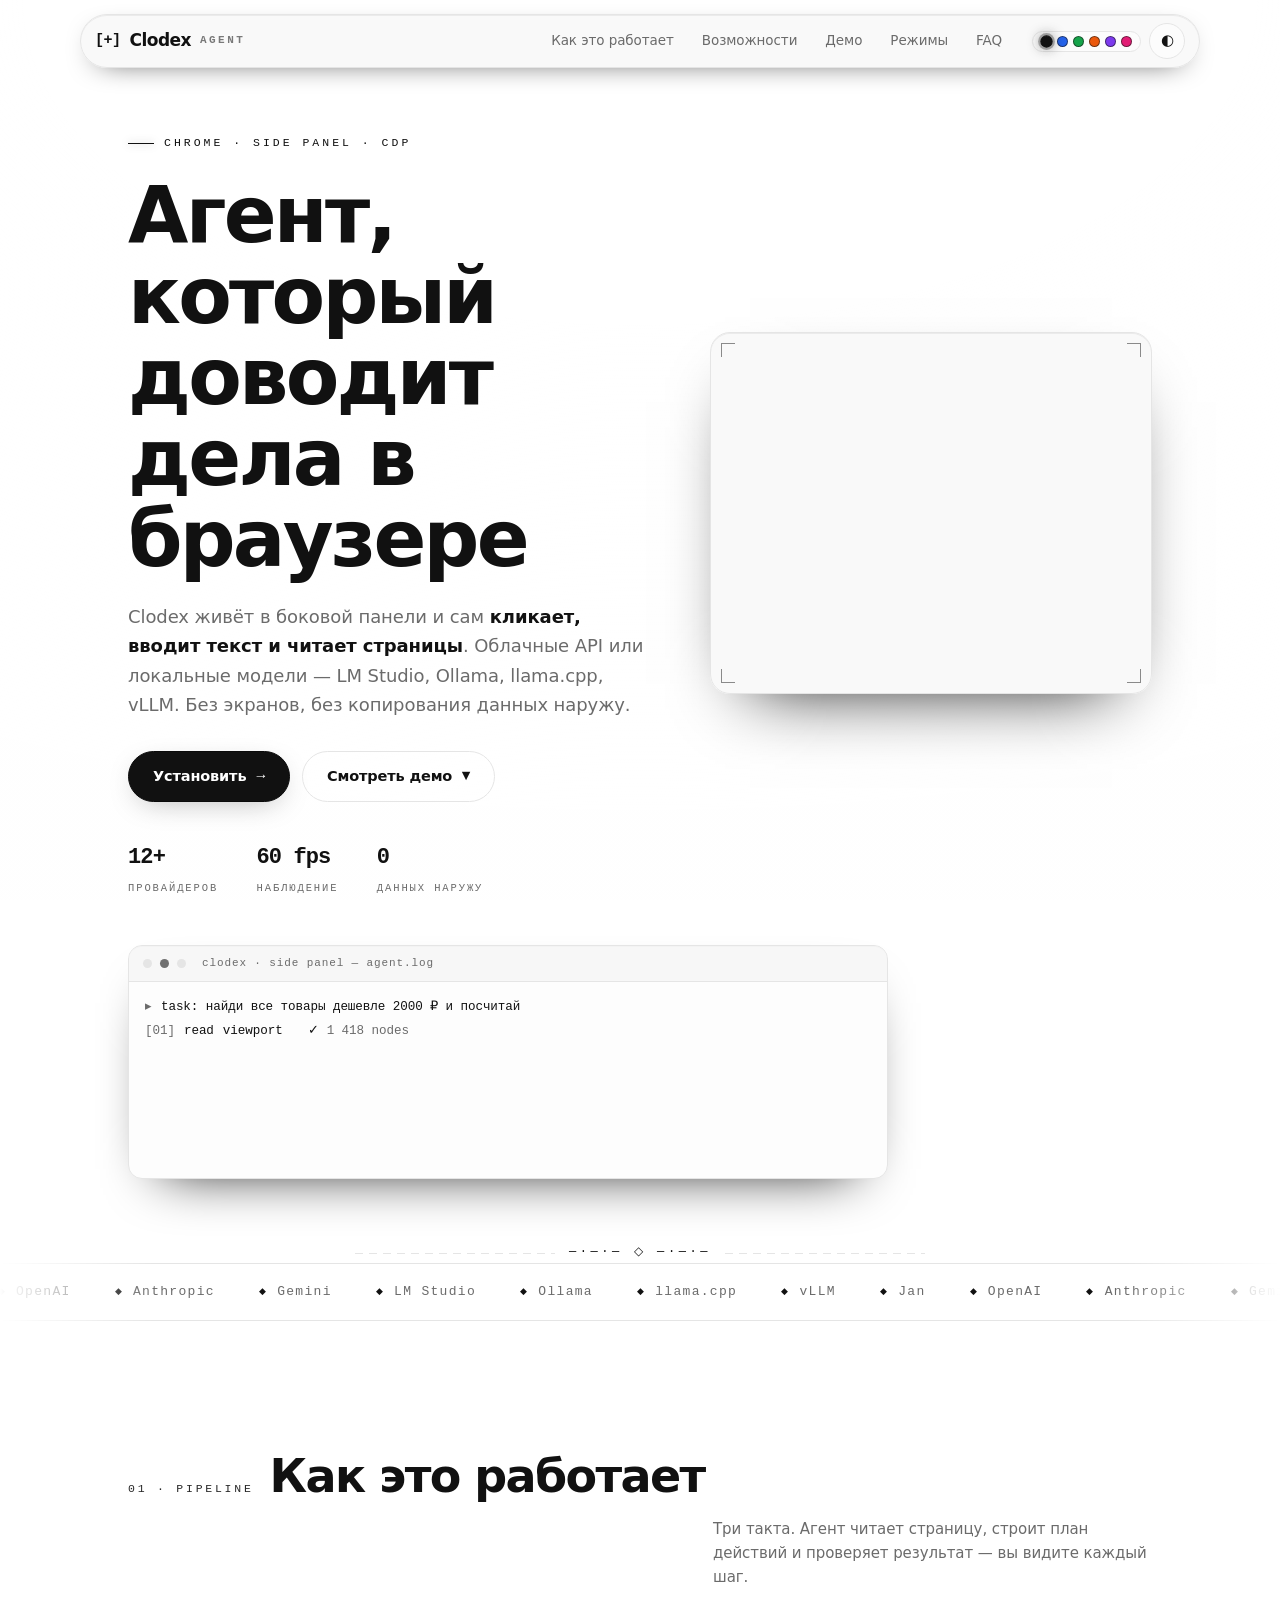
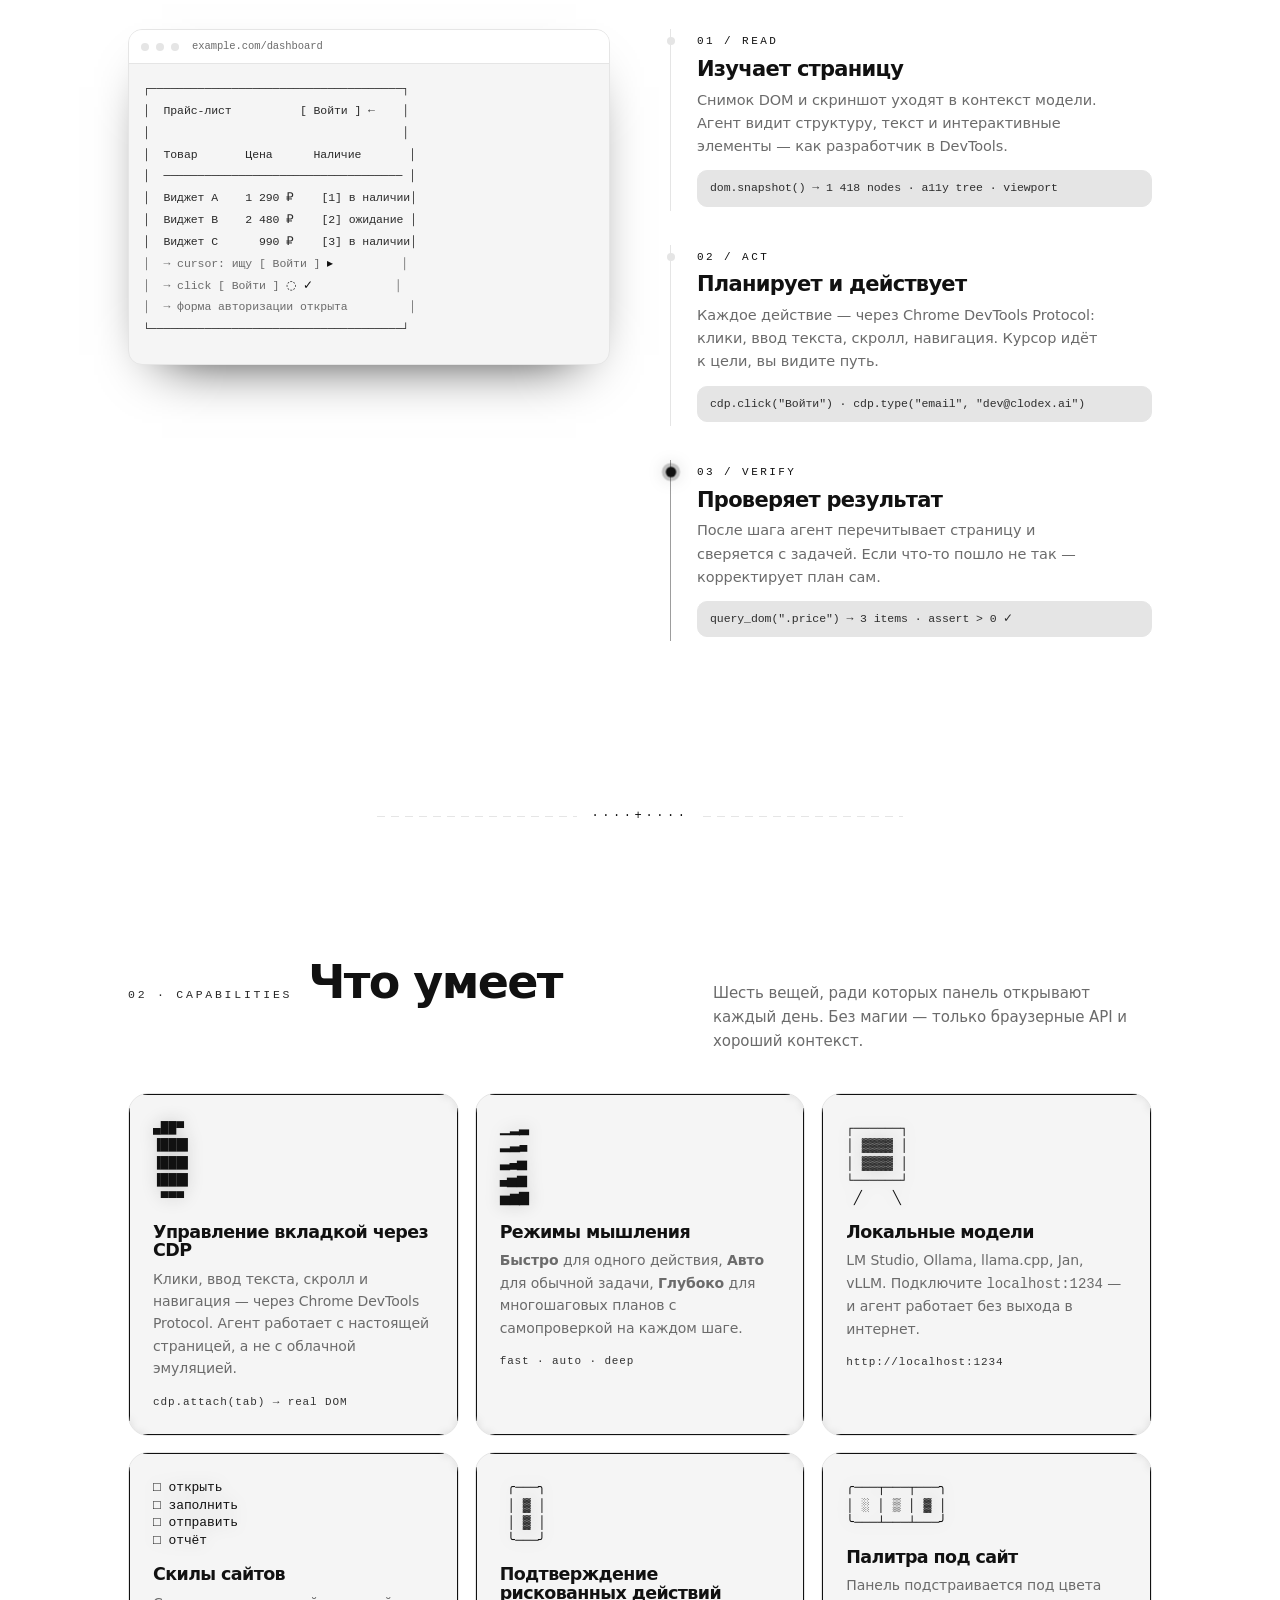
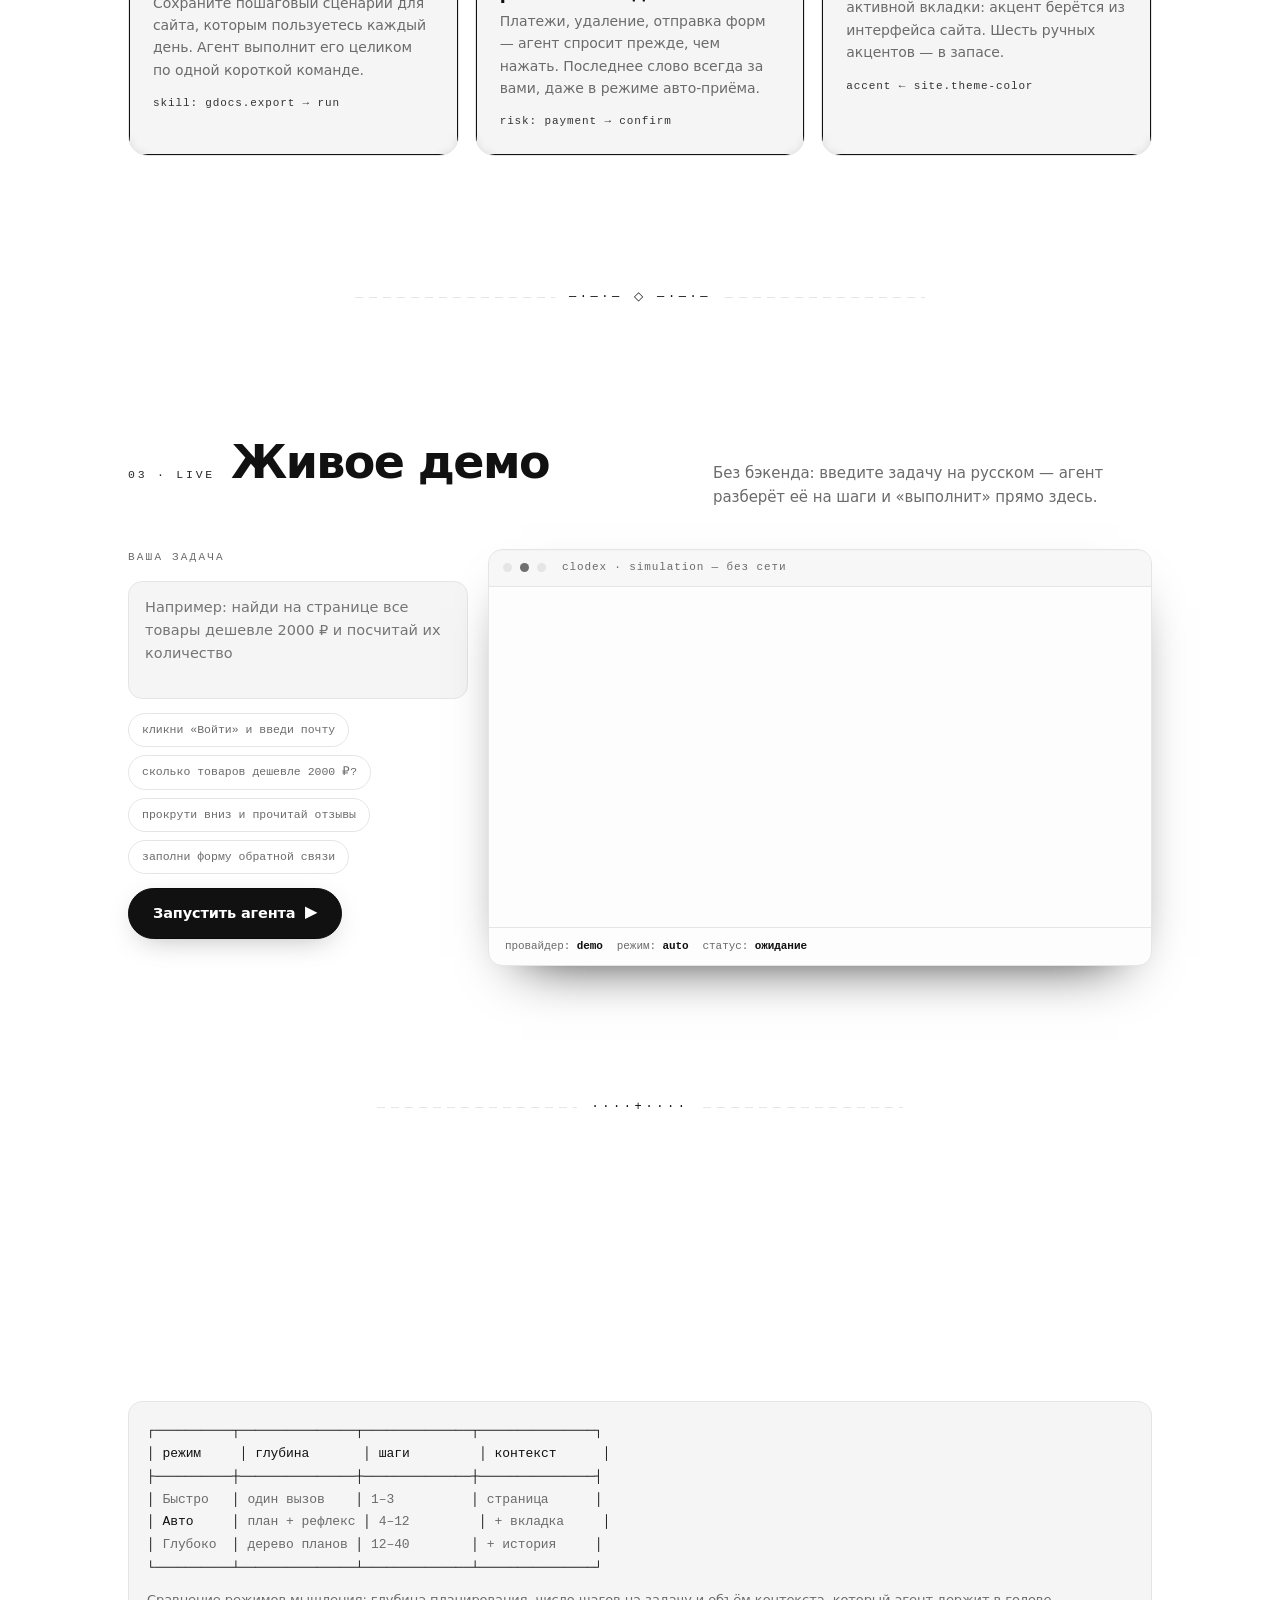
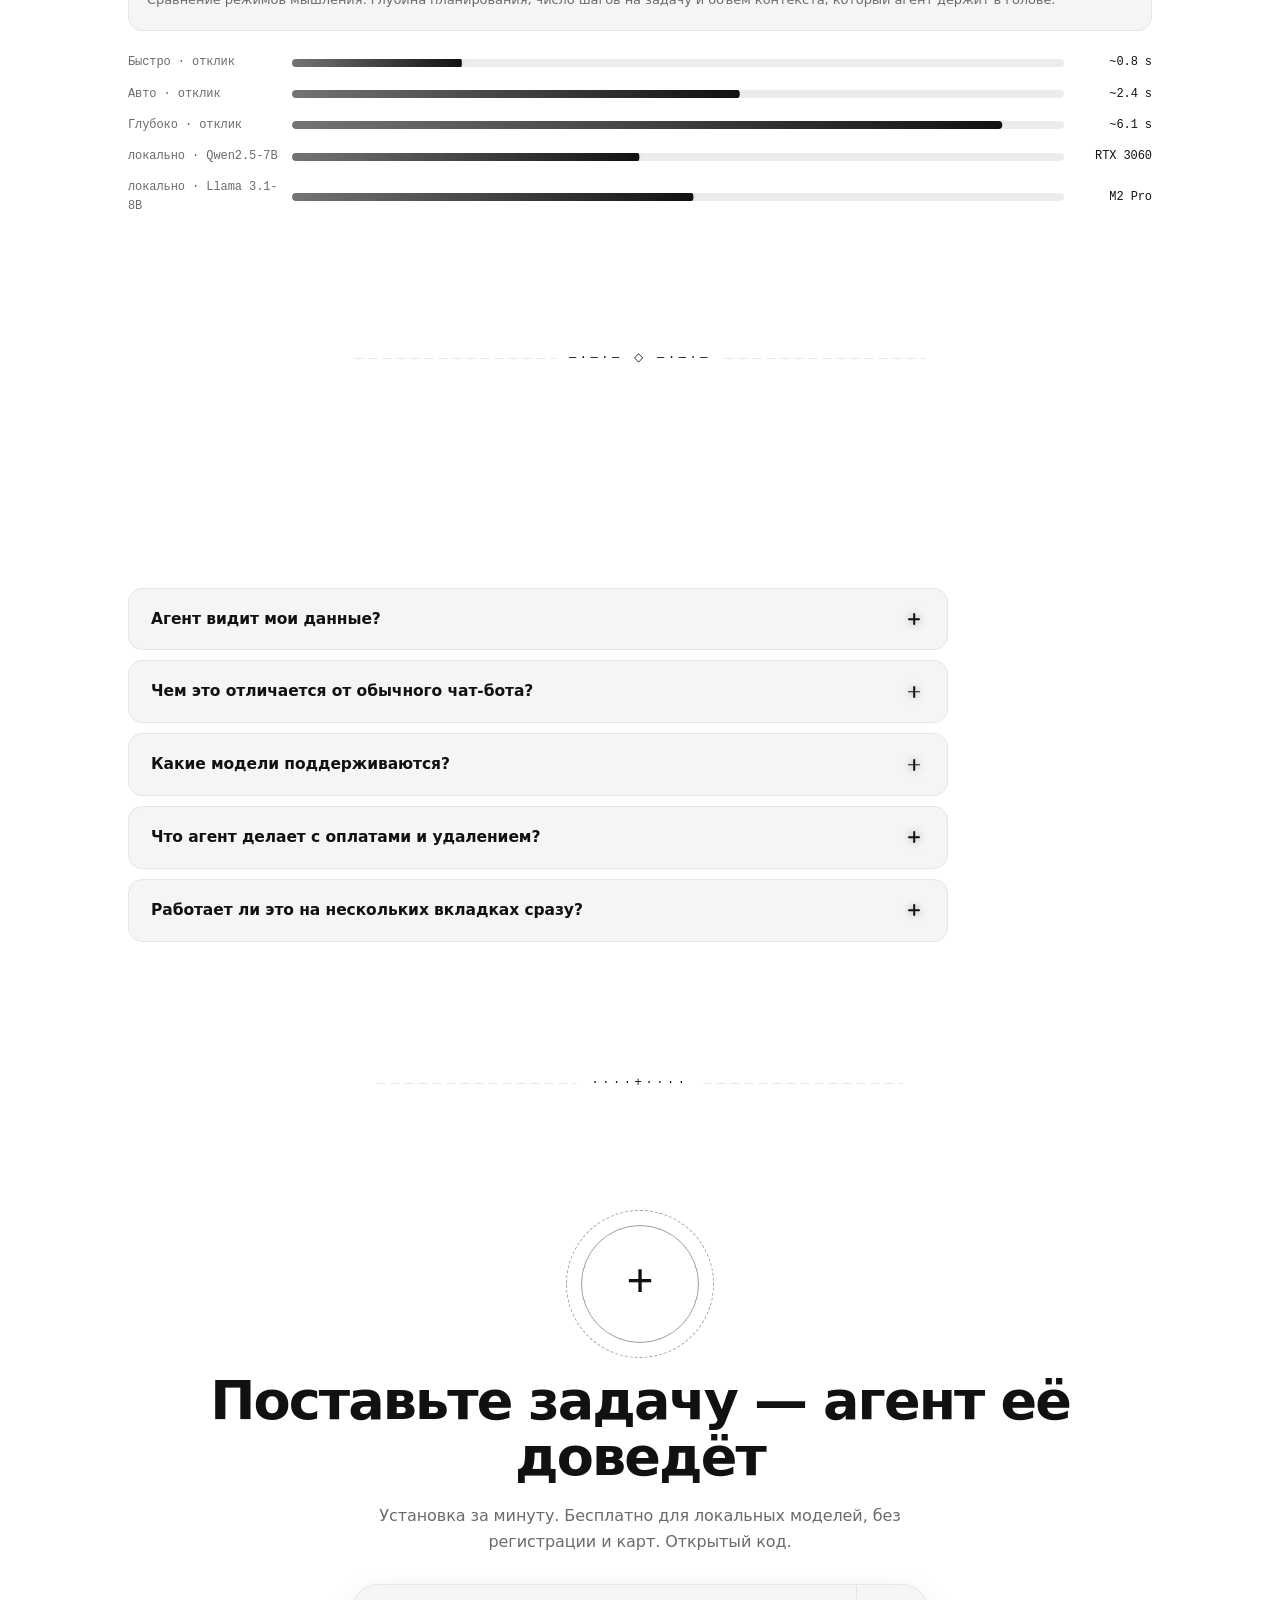
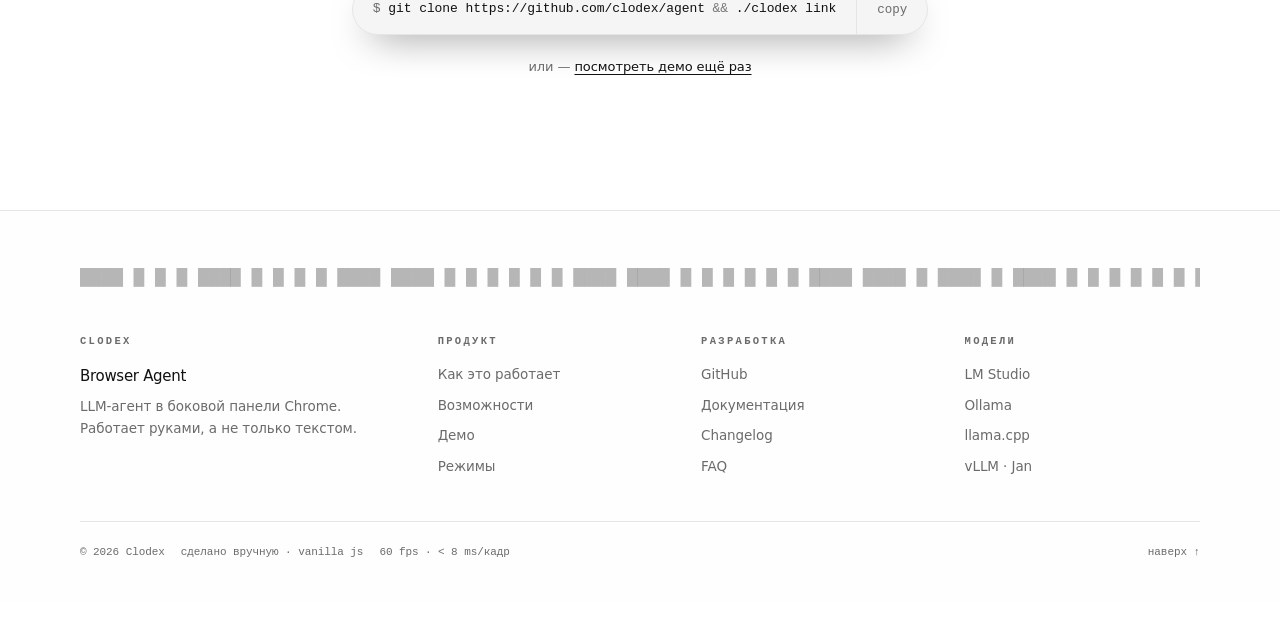
<file: docs/index.html>
<!DOCTYPE html>
<html lang="ru" data-theme="dark" data-acc="mono">
<head>
<meta charset="utf-8">
<meta name="viewport" content="width=device-width, initial-scale=1">
<title>Clodex Browser Agent — агент, который работает в вашем браузере</title>
<meta name="description" content="Clodex — Chrome-расширение: LLM-агент в боковой панели выполняет задачи прямо в браузере. Облачные API и локальные модели: LM Studio, Ollama, llama.cpp, vLLM.">
<script>
/* до покраски экрана: восстанавливаем тему/акцент, чтобы не было вспышки */
try {
  const s = JSON.parse(localStorage.getItem('clodex-ui') || '{}');
  const t = s.theme || (matchMedia('(prefers-color-scheme: light)').matches ? 'light' : 'dark');
  document.documentElement.dataset.theme = t;
  document.documentElement.dataset.acc = s.acc || 'mono';
} catch (e) {}
</script>
<style>
/* ────────────────────────────────────────────
   CLODEX · токены
───────────────────────────────────────────── */
:root {
  --r-lg: 20px; --r-md: 14px; --r-sm: 10px; --r-pill: 999px;
  --maxw: 1120px;
  --ease-lux: cubic-bezier(.16, 1, .3, 1);      /* шёлк */
  --ease-velvet: cubic-bezier(.34, 1.4, .64, 1);/* бархат */
  --ease-heavy: cubic-bezier(.7, 0, .3, 1);     /* инерция */
  --sans: -apple-system, "SF Pro Text", "Inter", system-ui, "Segoe UI", Roboto, Arial, sans-serif;
  --mono: "JetBrains Mono", ui-monospace, SFMono-Regular, Menlo, Consolas, monospace;
  --pad: clamp(20px, 5vw, 48px);
}
:root[data-theme="dark"] {
  --bg: #0a0a0a; --card: #151515; --card2: #1e1e1e; --bd: #2b2b2b;
  --fg: #f5f5f5; --muted: #9b9b9b;
}
:root[data-theme="light"] {
  --bg: #ffffff; --card: #f5f5f5; --card2: #ffffff; --bd: #e5e5e5;
  --fg: #111111; --muted: #6b6b6b;
}
/* акценты: тёмная тема */
:root[data-acc="mono"]   { --acc: #f5f5f5; --on: #0a0a0a; }
:root[data-acc="blue"]   { --acc: #6ea8ff; --on: #07101f; }
:root[data-acc="green"]  { --acc: #4ade80; --on: #04170b; }
:root[data-acc="orange"] { --acc: #fb923c; --on: #1f0d00; }
:root[data-acc="violet"] { --acc: #a78bfa; --on: #0f0720; }
:root[data-acc="rose"]   { --acc: #fb7185; --on: #240810; }
/* акценты: светлая тема — темнее и насыщеннее */
:root[data-theme="light"][data-acc="mono"]   { --acc: #111111; --on: #ffffff; }
:root[data-theme="light"][data-acc="blue"]   { --acc: #2563eb; --on: #ffffff; }
:root[data-theme="light"][data-acc="green"]  { --acc: #16a34a; --on: #ffffff; }
:root[data-theme="light"][data-acc="orange"] { --acc: #ea580c; --on: #ffffff; }
:root[data-theme="light"][data-acc="violet"] { --acc: #7c3aed; --on: #ffffff; }
:root[data-theme="light"][data-acc="rose"]   { --acc: #e11d74; --on: #ffffff; }
/* акцент перетекает, а не переключается */
@property --acc { syntax: "<color>"; inherits: true; initial-value: #f5f5f5; }
@property --on  { syntax: "<color>"; inherits: true; initial-value: #0a0a0a; }
html { transition: --acc 400ms var(--ease-lux), --on 400ms var(--ease-lux); }
/* свечение/рамки всегда разбавлены акцентом, никогда чистым цветом */
:root {
  --glow: color-mix(in srgb, var(--acc) 38%, transparent);
  --glow-soft: color-mix(in srgb, var(--acc) 16%, transparent);
  --line: color-mix(in srgb, var(--acc) 34%, var(--bd));
  --tint: color-mix(in srgb, var(--acc) 8%, var(--card));
}
*, *::before, *::after { transition: background-color .4s var(--ease-lux), border-color .4s var(--ease-lux), color .4s var(--ease-lux), fill .4s var(--ease-lux), stroke .4s var(--ease-lux); }
* { box-sizing: border-box; -webkit-tap-highlight-color: transparent; }
html { scroll-behavior: smooth; }
body {
  margin: 0; background: var(--bg); color: var(--fg);
  font: 16px/1.6 var(--sans); -webkit-font-smoothing: antialiased;
  overflow-x: hidden; letter-spacing: -0.005em;
}
h1, h2, h3 { letter-spacing: -0.035em; line-height: 1.04; margin: 0; font-weight: 640; }
p { margin: 0; }
a { color: inherit; text-decoration: none; }
button { font: inherit; color: inherit; background: none; border: 0; cursor: pointer; }
pre { margin: 0; font: inherit; }
::selection { background: color-mix(in srgb, var(--acc) 32%, transparent); }
:focus-visible { outline: 2px solid color-mix(in srgb, var(--acc) 70%, transparent); outline-offset: 3px; border-radius: 6px; }
.num { font-variant-numeric: tabular-nums; }
.mono { font-family: var(--mono); }
.muted { color: var(--muted); }
.accent { color: var(--acc); }

/*─────────────────────────────────────────────
   слой поля + прелоадер + курсор + прогресс
─────────────────────────────────────────────*/
#field { position: fixed; inset: 0; z-index: 0; display: block; pointer-events: none; }
#vignette { position: fixed; inset: 0; z-index: 0; pointer-events: none;
  background: radial-gradient(120% 90% at 50% 0%, transparent 40%, color-mix(in srgb, var(--bg) 72%, transparent) 100%); }
#progress { position: fixed; left: 0; top: 0; width: 2px; height: 100vh; z-index: 40; transform: scaleY(0); transform-origin: 0 0;
  background: linear-gradient(var(--acc), color-mix(in srgb, var(--acc) 30%, transparent)); }
#cur { position: fixed; left: 0; top: 0; z-index: 90; width: 22px; height: 22px; margin: -11px 0 0 -11px; pointer-events: none;
  font: 700 13px/20px var(--mono); text-align: center; color: color-mix(in srgb, var(--acc) 85%, var(--fg));
  opacity: 0; transform: translate(0, 0) scale(.6); transition: opacity .3s var(--ease-lux);
  mix-blend-mode: difference; filter: drop-shadow(0 0 5px var(--glow)); }
#cur.on { opacity: 1; }
#cur.hot { transform: translate(var(--hx, 0), var(--hy, 0)) scale(1.5) rotate(45deg); transition: transform .34s var(--ease-velvet); }

/* прелоадер: 000→100 на дыхающем точечном поле, уход за 620 мс (общая ≤ 900 мс) */
#boot { position: fixed; inset: 0; z-index: 100; display: grid; place-items: center; background: var(--bg); overflow: hidden;
  animation: boot-out 620ms 280ms var(--ease-lux) both; }
#boot::before { content: ""; position: absolute; inset: -30%;
  background-image: radial-gradient(color-mix(in srgb, var(--acc) 50%, transparent) 1px, transparent 1.6px);
  background-size: 22px 22px; -webkit-mask-image: radial-gradient(circle, #000 0 32%, transparent 68%); mask-image: radial-gradient(circle, #000 0 32%, transparent 68%);
  animation: boot-breathe 1500ms ease-in-out infinite; }
@keyframes boot-breathe { 0%, 100% { opacity: .3; transform: scale(1); } 50% { opacity: .8; transform: scale(1.05); } }
@keyframes boot-out { from { opacity: 1; } to { opacity: 0; visibility: hidden; } }
.boot-num { position: relative; font: 700 clamp(34px, 7vw, 56px)/1 var(--mono); letter-spacing: .12em; color: var(--fg);
  font-variant-numeric: tabular-nums; filter: drop-shadow(0 0 18px var(--glow)); }
.boot-num::after { content: ""; position: absolute; left: 0; right: 0; bottom: -14px; height: 1px; background: linear-gradient(90deg, transparent, var(--acc), transparent); }

/*─────────────────────────────────────────────
   навигация
─────────────────────────────────────────────*/
#nav { position: fixed; top: 0; left: 0; right: 0; z-index: 50; padding: 14px var(--pad); }
#nav::before { content: ""; position: absolute; inset: 0; z-index: -1; opacity: 0; transition: opacity .4s var(--ease-lux);
  background: color-mix(in srgb, var(--bg) 78%, transparent); backdrop-filter: blur(16px) saturate(1.3);
  border-bottom: 1px solid var(--bd); box-shadow: inset 0 1px 0 color-mix(in srgb, var(--fg) 6%, transparent); }
#nav.cond::before { opacity: 1; }
.nav-in { max-width: var(--maxw); margin: 0 auto; display: flex; align-items: center; gap: 18px;
  padding: 8px 14px; border-radius: var(--r-pill); border: 1px solid var(--bd); background: color-mix(in srgb, var(--card) 62%, transparent);
  backdrop-filter: blur(14px); box-shadow: inset 0 1px 0 color-mix(in srgb, var(--fg) 6%, transparent), 0 8px 30px -18px #000; }
#nav.cond .nav-in { background: color-mix(in srgb, var(--card) 40%, transparent); }
.logo { display: flex; align-items: center; gap: 9px; font-weight: 700; letter-spacing: -.03em; font-size: 17px; white-space: nowrap; }
.logo b { font-family: var(--mono); font-weight: 700; color: var(--acc); font-size: 15px; }
.logo span { opacity: .55; font-family: var(--mono); font-size: 11px; letter-spacing: .22em; }
.nav-links { display: flex; gap: 4px; margin-left: auto; position: relative; }
.nav-links a { position: relative; padding: 7px 12px; border-radius: var(--r-pill); font-size: 13.5px; color: var(--muted); white-space: nowrap; z-index: 1; transition: color .3s var(--ease-lux); }
.nav-links a:hover, .nav-links a.on { color: var(--fg); }
#navink { position: absolute; left: 0; top: 50%; height: 2px; width: 100%; transform: translateY(-50%) scaleX(0); transform-origin: 0 50%;
  background: var(--acc); box-shadow: 0 0 10px var(--glow); transition: transform .5s var(--ease-lux); }
.nav-tools { display: flex; align-items: center; gap: 8px; }
.dots { display: flex; gap: 5px; padding: 4px 8px; border-radius: var(--r-pill); border: 1px solid var(--bd); background: color-mix(in srgb, var(--bg) 50%, transparent); }
.dots i { width: 11px; height: 11px; border-radius: 50%; border: 1.5px solid color-mix(in srgb, var(--fg) 55%, transparent); cursor: pointer; transition: transform .3s var(--ease-velvet), box-shadow .3s var(--ease-lux), border-color .3s; display: block; }
.dots i:hover { transform: scale(1.2); }
.dots i.on { border-color: var(--acc); box-shadow: 0 0 0 2px color-mix(in srgb, var(--acc) 30%, transparent), 0 0 12px -1px var(--acc); transform: scale(1.12); }
.tbtn { width: 36px; height: 36px; border-radius: var(--r-pill); border: 1px solid var(--bd); display: grid; place-items: center;
  background: color-mix(in srgb, var(--bg) 50%, transparent); font-family: var(--mono); font-size: 15px; line-height: 1; color: var(--fg); }
.tbtn:hover { border-color: var(--line); box-shadow: 0 0 16px -6px var(--glow); }

/*─────────────────────────────────────────────
   кнопки: магнит, перелив, нажатие
─────────────────────────────────────────────*/
.btn { position: relative; display: inline-flex; align-items: center; gap: 10px; padding: 13px 24px; border-radius: var(--r-pill);
  border: 1px solid var(--bd); font-size: 14.5px; font-weight: 600; letter-spacing: -.01em; overflow: hidden;
  background: var(--card2); isolation: isolate; will-change: transform; transition: transform .34s var(--ease-velvet), border-color .3s, box-shadow .3s; }
.btn::after { content: ""; position: absolute; inset: 0; z-index: -1; transform: translateX(-120%) skewX(-14deg);
  background: linear-gradient(100deg, transparent 20%, color-mix(in srgb, var(--acc) 26%, transparent) 46%, color-mix(in srgb, #fff 34%, transparent) 54%, transparent 80%);
  transition: transform .8s var(--ease-heavy); }
.btn:hover { border-color: var(--line); box-shadow: 0 10px 34px -16px var(--glow); }
.btn:hover::after { transform: translateX(120%) skewX(-14deg); }
.btn:active { transform: scale(.97); }
.btn.primary { background: var(--acc); color: var(--on); border-color: color-mix(in srgb, var(--acc) 60%, #000); box-shadow: 0 8px 30px -12px var(--glow); }
.btn.primary:hover { box-shadow: 0 14px 40px -12px var(--glow); }
.btn.ghost { background: transparent; }
.btn .arw { font-family: var(--mono); transition: transform .4s var(--ease-velvet); }
.btn:hover .arw { transform: translateX(4px); }

/*─────────────────────────────────────────────
   раскладка секций + scroll-reveal
─────────────────────────────────────────────*/
main { position: relative; z-index: 1; }
.sec { max-width: var(--maxw); margin: 0 auto; padding: clamp(72px, 11vw, 132px) var(--pad); position: relative; }
.sec-h { display: flex; align-items: baseline; gap: 16px; margin-bottom: 40px; flex-wrap: wrap; }
.sec-h h2 { font-size: clamp(28px, 4.4vw, 46px); }
.sec-h .tag { font-family: var(--mono); font-size: 11.5px; letter-spacing: .24em; color: var(--acc); text-transform: uppercase; opacity: .9; }
.sec-h p { max-width: 46ch; color: var(--muted); font-size: 15px; margin-left: auto; }
html.js .rv { opacity: 0; transform: translateY(16px) scale(.99); filter: blur(5px); transition: opacity .68s var(--ease-lux), transform .68s var(--ease-lux), filter .68s var(--ease-lux); }
html.js .rv.in { opacity: 1; transform: none; filter: blur(0); }
html.js .rv[data-k="1"] { transition-delay: 55ms; } html.js .rv[data-k="2"] { transition-delay: 110ms; }
html.js .rv[data-k="3"] { transition-delay: 165ms; } html.js .rv[data-k="4"] { transition-delay: 220ms; }
html.js .rv[data-k="5"] { transition-delay: 275ms; }

/* ASCII-разделитель лентой */
.divider { display: flex; align-items: center; justify-content: center; gap: 14px; max-width: var(--maxw); margin: 0 auto;
  padding: 0 var(--pad); font-family: var(--mono); font-size: 12px; letter-spacing: .3em; color: var(--muted); user-select: none; }
.divider .ln { flex: 1; height: 1px; max-width: 200px; background: repeating-linear-gradient(90deg, var(--bd) 0 8px, transparent 8px 14px); }
.divider .di { color: color-mix(in srgb, var(--acc) 70%, var(--fg)); animation: di-run 5.5s var(--ease-heavy) infinite; }
@keyframes di-run { 0%, 100% { transform: translateX(0); opacity: .5; } 50% { transform: translateX(3px); opacity: 1; } }

/*─────────────────────────────────────────────
   hero
─────────────────────────────────────────────*/
#hero { min-height: 100svh; display: grid; align-items: center; padding-top: clamp(96px, 14vh, 150px); padding-bottom: 64px; }
.hero-grid { display: grid; grid-template-columns: 1.08fr .92fr; gap: clamp(28px, 5vw, 64px); align-items: center; width: 100%; }
.eyebrow { font-family: var(--mono); font-size: 11.5px; letter-spacing: .26em; color: var(--acc); text-transform: uppercase;
  display: inline-flex; align-items: center; gap: 10px; margin-bottom: 22px; }
.eyebrow::before { content: ""; width: 26px; height: 1px; background: var(--acc); box-shadow: 0 0 8px var(--glow); }
#heroTitle { font-size: clamp(38px, 6.6vw, 78px); font-weight: 680; }
#heroTitle .sc { color: var(--acc); }
.hero-sub { margin-top: 22px; max-width: 46ch; font-size: clamp(15px, 1.6vw, 18px); color: var(--muted); line-height: 1.62; }
.hero-sub b { color: var(--fg); font-weight: 600; }
.hero-cta { display: flex; gap: 12px; margin-top: 32px; flex-wrap: wrap; }
.hero-meta { display: flex; gap: clamp(18px, 3vw, 40px); margin-top: 38px; flex-wrap: wrap; }
.hero-meta div { font-family: var(--mono); }
.hero-meta b { display: block; font-size: 22px; font-weight: 700; letter-spacing: -.04em; }
.hero-meta span { font-size: 10.5px; letter-spacing: .18em; color: var(--muted); text-transform: uppercase; }
.hero-art { position: relative; aspect-ratio: 1 / .82; border-radius: var(--r-lg); border: 1px solid var(--bd);
  background: color-mix(in srgb, var(--card) 55%, transparent); overflow: hidden;
  box-shadow: inset 0 1px 0 color-mix(in srgb, var(--fg) 6%, transparent), 0 30px 70px -40px #000; }
.hero-art canvas { position: absolute; inset: 0; width: 100%; height: 100%; display: block; }
.hero-art .corner { position: absolute; width: 14px; height: 14px; border: 1px solid color-mix(in srgb, var(--acc) 60%, transparent); opacity: .8; }

/*─────────────────────────────────────────────
   marquee провайдеров
─────────────────────────────────────────────*/
.mq-wrap { position: relative; overflow: hidden; padding: 18px 0; border-top: 1px solid var(--bd); border-bottom: 1px solid var(--bd);
  -webkit-mask-image: linear-gradient(90deg, transparent, #000 12%, #000 88%, transparent); mask-image: linear-gradient(90deg, transparent, #000 12%, #000 88%, transparent); }
.mq-track { display: flex; gap: 44px; width: max-content; font-family: var(--mono); font-size: 13px; letter-spacing: .1em; color: var(--muted); }
.mq-track span { display: inline-flex; align-items: center; gap: 10px; white-space: nowrap; transition: color .3s; }
.mq-track span:hover { color: var(--fg); }
.mq-track i { color: var(--acc); font-style: normal; font-size: 9px; }

/*─────────────────────────────────────────────
   ASCII-терминал агента
─────────────────────────────────────────────*/
.term { border-radius: var(--r-md); border: 1px solid var(--bd); background: color-mix(in srgb, var(--bg) 82%, var(--card));
  overflow: hidden; box-shadow: inset 0 1px 0 color-mix(in srgb, var(--fg) 5%, transparent), 0 24px 56px -34px #000; }
.term-bar { display: flex; align-items: center; gap: 8px; padding: 9px 14px; border-bottom: 1px solid var(--bd); background: color-mix(in srgb, var(--card) 70%, transparent); }
.term-bar b { width: 9px; height: 9px; border-radius: 50%; background: var(--bd); display: block; }
.term-bar b:nth-child(2) { background: color-mix(in srgb, var(--acc) 55%, var(--bd)); }
.term-bar .tname { margin-left: 8px; font-family: var(--mono); font-size: 11px; color: var(--muted); letter-spacing: .08em; }
.term-body { padding: 14px 16px 18px; font-family: var(--mono); font-size: 12.6px; line-height: 1.85; color: var(--fg);
  min-height: var(--th, 0); white-space: pre-wrap; word-break: break-word; }
.tl { display: flex; align-items: center; gap: 9px; opacity: 0; transform: translateY(5px); animation: tl-in 420ms var(--ease-lux) forwards; }
@keyframes tl-in { to { opacity: 1; transform: none; } }
.tl .n { color: var(--muted); }
.tl .cmd { color: var(--acc); }
.tl .ok { color: color-mix(in srgb, var(--acc) 85%, var(--fg)); }
.tl .w { color: var(--muted); }
.tl .sp { display: inline-block; min-width: 1ch; color: var(--acc); }
.tl .bar { letter-spacing: -1px; color: var(--acc); }
.tl .caret { display: inline-block; width: 7px; height: 13px; vertical-align: -2px; background: var(--acc); animation: caret 1.15s var(--ease-lux) infinite; }
@keyframes caret { 0%, 48% { opacity: 1; } 50% { opacity: .08; } 52%, 100% { opacity: 1; } }
.term-foot { padding: 10px 16px; border-top: 1px solid var(--bd); font-family: var(--mono); font-size: 11px; color: var(--muted); display: flex; gap: 14px; flex-wrap: wrap; }
.term-foot b { color: var(--acc); font-weight: 600; }

/* рамки из box-drawing символов: рисуются по периметру, углы вспыхивают */
.frame { position: relative; padding: 26px; }
.frame .ed { position: absolute; background: color-mix(in srgb, var(--acc) 55%, var(--fg)); opacity: 0; transition: transform .7s var(--ease-lux), opacity .5s; }
.frame .ed.t { top: 0; left: 14px; right: 14px; height: 1px; transform: scaleX(0); transform-origin: 0 50%; }
.frame .ed.b { bottom: 0; left: 14px; right: 14px; height: 1px; transform: scaleX(0); transform-origin: 100% 50%; }
.frame .ed.l { top: 14px; bottom: 14px; left: 0; width: 1px; transform: scaleY(0); transform-origin: 50% 0; }
.frame .ed.r { top: 14px; bottom: 14px; right: 0; width: 1px; transform: scaleY(0); transform-origin: 50% 100%; }
.frame .co { position: absolute; width: 14px; height: 14px; opacity: 0; transition: opacity .4s; pointer-events: none; }
.frame .co::before, .frame .co::after { content: ""; position: absolute; background: var(--acc); box-shadow: 0 0 8px var(--glow); }
.frame .co::before { width: 14px; height: 1.5px; top: 0; left: 0; }
.frame .co::after { width: 1.5px; height: 14px; top: 0; left: 0; }
.frame .co.tl { top: -1px; left: -1px; } .frame .co.tr { top: -1px; right: -1px; transform: rotate(90deg); }
.frame .co.br { bottom: -1px; right: -1px; transform: rotate(180deg); } .frame .co.bl { bottom: -1px; left: -1px; transform: rotate(270deg); }
.frame.in .ed { opacity: 1; transform: none; }
.frame.in .ed.b { transition-delay: .12s; } .frame.in .ed.l { transition-delay: .24s; } .frame.in .ed.r { transition-delay: .36s; }
.frame.in .co { opacity: 1; transition: opacity .5s var(--ease-lux) .55s, transform .6s var(--ease-velvet) .55s; }
.frame.in .co.tl { transform: scale(1.25); } .frame.in .co.tr { transform: rotate(90deg) scale(1.25); }
.frame.in .co.br { transform: rotate(180deg) scale(1.25); } .frame.in .co.bl { transform: rotate(270deg) scale(1.25); }

/*─────────────────────────────────────────────
   как это работает — скроллтеллинг
─────────────────────────────────────────────*/
.how-grid { display: grid; grid-template-columns: 1fr 1fr; gap: clamp(28px, 5vw, 60px); align-items: start; }
.how-sticky { position: sticky; top: 96px; }
.brow { border-radius: var(--r-md); border: 1px solid var(--bd); background: var(--card); overflow: hidden; box-shadow: 0 24px 56px -34px #000; }
.brow-bar { display: flex; align-items: center; gap: 7px; padding: 8px 12px; border-bottom: 1px solid var(--bd); background: var(--card2); }
.brow-bar b { width: 8px; height: 8px; border-radius: 50%; background: var(--bd); display: block; }
.brow-bar .url { margin-left: 6px; font-family: var(--mono); font-size: 10.5px; color: var(--muted); }
.brow-body { position: relative; font-family: var(--mono); font-size: 11.5px; line-height: 1.9; color: var(--muted); padding: 14px; min-height: 300px; }
.brow-body .lay { transition: opacity .6s var(--ease-lux), transform .6s var(--ease-velvet); opacity: 0; transform: translateY(8px); }
.brow-body .lay.on { opacity: 1; transform: none; }
.brow-body .pg { color: color-mix(in srgb, var(--fg) 72%, var(--muted)); }
.brow-body .chip { color: var(--acc); display: inline-block; }
.brow-body .cur { color: var(--acc); display: inline-block; transition: transform .8s var(--ease-lux), opacity .4s; }
.brow-body .ring { color: var(--acc); opacity: 0; transition: opacity .5s; display: inline-block; }
.brow-body .ring.on { opacity: 1; animation: ring-pop 700ms var(--ease-lux); }
@keyframes ring-pop { 0% { transform: scale(.3); opacity: 1; } 100% { transform: scale(1); opacity: .15; } }
.step { border-left: 1px solid var(--bd); padding: 4px 0 4px 26px; margin-bottom: 34px; position: relative; transition: border-color .5s; }
.step::before { content: ""; position: absolute; left: -4.5px; top: 8px; width: 8px; height: 8px; border-radius: 50%; background: var(--bd); transition: background .4s, box-shadow .4s, transform .4s var(--ease-velvet); }
.step.on { border-color: var(--line); }
.step.on::before { background: var(--acc); box-shadow: 0 0 0 3px color-mix(in srgb, var(--acc) 22%, transparent), 0 0 14px var(--glow); transform: scale(1.3); }
.step .sn { font-family: var(--mono); font-size: 11px; letter-spacing: .22em; color: var(--acc); }
.step h3 { font-size: 21px; margin: 8px 0; }
.step p { color: var(--muted); font-size: 14.5px; max-width: 44ch; }
.step .code { margin-top: 12px; font-family: var(--mono); font-size: 11.5px; color: color-mix(in srgb, var(--fg) 68%, var(--muted));
  padding: 8px 12px; border-radius: var(--r-sm); background: color-mix(in srgb, var(--acc) 7%, var(--card)); border: 1px solid var(--bd); }

/*─────────────────────────────────────────────
   карточки фич: spotlight + 3D-tilt + ASCII-иконки
─────────────────────────────────────────────*/
.cards { display: grid; grid-template-columns: repeat(3, 1fr); gap: 16px; }
.card { position: relative; padding: 26px 24px 24px; border-radius: var(--r-lg); border: 1px solid var(--bd); background: var(--card);
  overflow: hidden; transform-style: preserve-3d; transition: transform .5s var(--ease-velvet), border-color .4s, box-shadow .4s; }
.card::before { content: ""; position: absolute; inset: 0; opacity: 0; transition: opacity .4s var(--ease-lux);
  background: radial-gradient(220px circle at var(--mx, 50%) var(--my, 0%), color-mix(in srgb, var(--acc) 16%, transparent), transparent 65%); }
.card::after { content: ""; position: absolute; inset: 0; border-radius: inherit; padding: 1px; opacity: 0; transition: opacity .4s; pointer-events: none;
  background: linear-gradient(140deg, color-mix(in srgb, var(--acc) 55%, transparent), transparent 45%);
  -webkit-mask: linear-gradient(#000 0 0) content-box, linear-gradient(#000 0 0); -webkit-mask-composite: xor; mask: linear-gradient(#000 0 0) content-box, linear-gradient(#000 0 0); mask-composite: exclude; }
.card:hover { border-color: var(--line); box-shadow: 0 20px 50px -30px #000, 0 0 0 1px color-mix(in srgb, var(--acc) 18%, transparent); }
.card:hover::before, .card:hover::after { opacity: 1; }
.card .ic { font-family: var(--mono); font-size: 13px; line-height: 1.35; color: var(--acc); white-space: pre; margin-bottom: 16px;
  filter: drop-shadow(0 0 8px var(--glow-soft)); }
.card h3 { font-size: 17.5px; margin-bottom: 8px; }
.card p { color: var(--muted); font-size: 14px; line-height: 1.6; }
.card .more { margin-top: 14px; font-family: var(--mono); font-size: 11px; color: var(--acc); letter-spacing: .08em; opacity: .85; }

/*─────────────────────────────────────────────
   живое демо
─────────────────────────────────────────────*/
.demo-box { display: grid; grid-template-columns: 340px 1fr; gap: 20px; align-items: stretch; }
.demo-ask { display: flex; flex-direction: column; gap: 14px; }
.demo-ask label { font-family: var(--mono); font-size: 11px; letter-spacing: .2em; color: var(--muted); text-transform: uppercase; }
.demo-ask textarea { resize: none; min-height: 118px; padding: 14px 16px; border-radius: var(--r-md); border: 1px solid var(--bd);
  background: var(--card); color: var(--fg); font: 14.5px/1.6 var(--sans); transition: border-color .3s, box-shadow .3s; }
.demo-ask textarea:focus { outline: none; border-color: color-mix(in srgb, var(--acc) 60%, var(--bd)); box-shadow: 0 0 0 3px color-mix(in srgb, var(--acc) 14%, transparent); }
.chips { display: flex; flex-wrap: wrap; gap: 8px; }
.chips button { padding: 7px 13px; border-radius: var(--r-pill); border: 1px solid var(--bd); font-family: var(--mono); font-size: 11.5px; color: var(--muted);
  transition: color .3s, border-color .3s, transform .3s var(--ease-velvet); }
.chips button:hover { color: var(--fg); border-color: var(--line); transform: translateY(-2px); }
.demo-run { align-self: flex-start; }
#demoTerm .term-body { min-height: 340px; }

/*─────────────────────────────────────────────
   сравнение — ASCII-таблица с барами
─────────────────────────────────────────────*/
.cmp { border-radius: var(--r-md); border: 1px solid var(--bd); background: var(--card); padding: 8px; overflow-x: auto; }
.cmp pre { font-family: var(--mono); font-size: clamp(11px, 1.5vw, 13px); line-height: 1.75; color: var(--muted); padding: 10px; }
.cmp .hl { color: var(--acc); }
.cmp .fg2 { color: var(--fg); }
.bars { display: grid; gap: 12px; margin-top: 22px; }
.bar-row { display: grid; grid-template-columns: 150px 1fr 74px; gap: 14px; align-items: center; font-family: var(--mono); font-size: 12px; }
.bar-row .bl { color: var(--muted); }
.bar-row .bv { color: var(--fg); text-align: right; font-variant-numeric: tabular-nums; }
.bar { height: 8px; border-radius: var(--r-pill); background: color-mix(in srgb, var(--fg) 8%, transparent); overflow: hidden; }
.bar i { display: block; height: 100%; border-radius: inherit; transform: scaleX(0); transform-origin: 0 50%;
  background: linear-gradient(90deg, color-mix(in srgb, var(--acc) 55%, transparent), var(--acc));
  transition: transform 1s var(--ease-lux); box-shadow: 0 0 12px -3px var(--glow); }
.bars.in .bar i { transform: scaleX(var(--v, .5)); }

/*─────────────────────────────────────────────
   FAQ
─────────────────────────────────────────────*/
.faq { display: grid; gap: 10px; max-width: 820px; }
details { border: 1px solid var(--bd); border-radius: var(--r-md); background: var(--card); overflow: hidden; transition: border-color .3s; }
details[open] { border-color: var(--line); }
summary { list-style: none; padding: 18px 22px; display: flex; align-items: center; gap: 16px; font-size: 15.5px; font-weight: 600; cursor: pointer; }
summary::-webkit-details-marker { display: none; }
summary .qm { margin-left: auto; position: relative; width: 22px; height: 22px; flex: none; transition: transform .45s var(--ease-velvet); }
summary .qm::before, summary .qm::after { content: ""; position: absolute; left: 50%; top: 50%; background: var(--acc); border-radius: 2px; box-shadow: 0 0 8px var(--glow); }
summary .qm::before { width: 12px; height: 1.6px; transform: translate(-50%, -50%); }
summary .qm::after { width: 1.6px; height: 12px; transform: translate(-50%, -50%); transition: transform .45s var(--ease-velvet), opacity .3s; }
details[open] summary .qm { transform: rotate(135deg); }
details[open] summary .qm::after { opacity: 0; }
.faq-a { display: grid; grid-template-rows: 0fr; transition: grid-template-rows .5s var(--ease-lux); }
details[open] .faq-a { grid-template-rows: 1fr; }
.faq-a > div { overflow: hidden; }
.faq-a p { padding: 0 22px 20px; color: var(--muted); font-size: 14.5px; line-height: 1.65; max-width: 68ch; }

/*─────────────────────────────────────────────
   финальный CTA + футер
─────────────────────────────────────────────*/
#final { text-align: center; }
.plus { position: relative; width: 118px; height: 118px; margin: 0 auto 30px; display: grid; place-items: center;
  font-family: var(--mono); font-size: 46px; line-height: 1; color: var(--acc); border-radius: 50%;
  border: 1px solid var(--line); filter: drop-shadow(0 0 26px var(--glow)); }
.plus::before { content: ""; position: absolute; inset: -16px; border-radius: 50%; border: 1px dashed color-mix(in srgb, var(--acc) 40%, transparent);
  animation: plus-spin 26s linear infinite; }
@keyframes plus-spin { to { transform: rotate(360deg); } }
#final h2 { font-size: clamp(30px, 5vw, 54px); }
#final .fsub { margin: 18px auto 30px; max-width: 52ch; color: var(--muted); font-size: 16px; }
.install { display: inline-flex; align-items: center; border-radius: var(--r-pill); border: 1px solid var(--bd); background: var(--card);
  overflow: visible; box-shadow: 0 14px 40px -20px #000; }
.install code { padding: 14px 20px; font-family: var(--mono); font-size: 13px; color: var(--fg); white-space: nowrap; border-radius: var(--r-pill) 0 0 var(--r-pill); }
.install code i { color: var(--muted); font-style: normal; }
#copy { position: relative; padding: 14px 20px; border-left: 1px solid var(--bd); font-family: var(--mono); font-size: 12.5px; color: var(--muted);
  transition: color .3s, background .3s; overflow: visible; border-radius: 0 var(--r-pill) var(--r-pill) 0; }
#copy:hover { color: var(--fg); background: color-mix(in srgb, var(--acc) 9%, transparent); }
#copy.done { color: var(--acc); }
.burst { position: absolute; right: 24px; top: 50%; width: 8px; height: 8px; pointer-events: none; }
.burst i { position: absolute; left: 50%; top: 50%; width: 4px; height: 4px; border-radius: 50%; background: var(--acc);
  box-shadow: 0 0 6px 1px var(--glow); opacity: 0; animation: bst 700ms var(--ease-lux) both; }
@keyframes bst { 0% { opacity: 0; transform: translate(-50%, -50%) scale(.3); } 18% { opacity: 1; } 100% { opacity: 0; transform: translate(calc(-50% + var(--tx)), calc(-50% + var(--ty))) scale(.2); } }

footer { position: relative; z-index: 1; border-top: 1px solid var(--bd); padding: 56px var(--pad) 40px; background: color-mix(in srgb, var(--bg) 86%, var(--card)); }
.wordmark { max-width: var(--maxw); margin: 0 auto 44px; font-family: var(--mono); font-size: clamp(9px, 2.1vw, 18px); line-height: 1.25;
  color: color-mix(in srgb, var(--fg) 30%, transparent); user-select: none; white-space: nowrap; overflow: hidden; }
.wordmark span { display: inline-block; position: relative; transition: color .3s; }
.wordmark span::after { content: ""; position: absolute; inset: -4px -2px; opacity: 0;
  background: linear-gradient(100deg, transparent, color-mix(in srgb, var(--acc) 45%, transparent), transparent);
  transition: opacity .5s var(--ease-lux); }
.wordmark.wave span::after { animation: wm-wave 700ms var(--ease-lux) both; animation-delay: calc(var(--i) * 65ms); }
@keyframes wm-wave { 0% { opacity: 0; transform: scaleX(.4); } 35% { opacity: 1; } 100% { opacity: 0; transform: scaleX(1); } }
.wordmark:hover span { color: color-mix(in srgb, var(--acc) 60%, var(--fg)); }
.fcols { max-width: var(--maxw); margin: 0 auto; display: grid; grid-template-columns: 1.4fr 1fr 1fr 1fr; gap: 28px; }
.fcols h4 { font-family: var(--mono); font-size: 10.5px; letter-spacing: .22em; color: var(--muted); text-transform: uppercase; margin: 0 0 14px; }
.fcols ul { list-style: none; padding: 0; margin: 0; display: grid; gap: 9px; font-size: 13.5px; color: var(--muted); }
.fcols a:hover { color: var(--fg); }
.fcols .fab { font-size: 15px; color: var(--fg); letter-spacing: -.02em; }
.fbot { max-width: var(--maxw); margin: 44px auto 0; padding-top: 22px; border-top: 1px solid var(--bd);
  display: flex; gap: 16px; flex-wrap: wrap; font-family: var(--mono); font-size: 11px; color: var(--muted); }
.fbot .up { margin-left: auto; }

/*─────────────────────────────────────────────
   адаптив 360 → 1920
─────────────────────────────────────────────*/
@media (max-width: 1080px) {
  .hero-grid { grid-template-columns: 1fr; }
  .hero-art { order: -1; aspect-ratio: 16 / 10; max-height: 46vh; }
  .cards { grid-template-columns: repeat(2, 1fr); }
  .how-grid { grid-template-columns: 1fr; }
  .how-sticky { position: static; }
  .demo-box { grid-template-columns: 1fr; }
  .fcols { grid-template-columns: 1fr 1fr; }
}
@media (max-width: 720px) {
  .nav-links { display: none; }
  .nav-tools { margin-left: auto; }
  .dots { display: none; }
  .cards { grid-template-columns: 1fr; }
  .bar-row { grid-template-columns: 96px 1fr 56px; gap: 10px; font-size: 11px; }
  .sec-h p { margin-left: 0; }
  .install code, #copy { padding: 12px 14px; font-size: 11.5px; }
  .hero-meta { gap: 20px; }
  #field { opacity: .55; }
}
@media (min-width: 1600px) {
  .sec { padding-top: 150px; padding-bottom: 150px; }
  body { font-size: 17px; }
}

/*─────────────────────────────────────────────
   reduced-motion: всё показываем сразу и статично
─────────────────────────────────────────────*/
@media (prefers-reduced-motion: reduce) {
  html { scroll-behavior: auto; }
  *, *::before, *::after { animation: none !important; transition: none !important; }
  html.js .rv { opacity: 1 !important; transform: none !important; filter: none !important; }
  .frame .ed, .frame .co { opacity: 1 !important; transform: none !important; }
  .bars .bar i { transform: scaleX(var(--v, .5)) !important; }
  .brow-body .lay { opacity: 1 !important; transform: none !important; }
  #boot { display: none; }
}

/*─────────────────────────────────────────────
   дополнения: скролл терминала, всплеск шагов
─────────────────────────────────────────────*/
.hero-term { margin-top: clamp(24px, 4vw, 44px); max-width: 760px; }
.term-body { max-height: var(--th, 320px); overflow-y: auto; }
.tl { position: relative; }
.tl-burst { position: absolute; left: var(--bx, 44px); top: 50%; width: 6px; height: 6px; pointer-events: none; }
.tl-burst i { position: absolute; left: 50%; top: 50%; width: 3px; height: 3px; border-radius: 50%; background: var(--acc);
  box-shadow: 0 0 5px 1px var(--glow); opacity: 0; animation: bst 640ms var(--ease-lux) both; }
</style>
</head>
<body>

<div id="boot" aria-hidden="true"><div class="boot-num num">000</div></div>
<canvas id="field" aria-hidden="true"></canvas>
<div id="vignette" aria-hidden="true"></div>
<div id="progress" aria-hidden="true"></div>
<div id="cur" aria-hidden="true">+</div>

<header id="nav">
  <div class="nav-in">
    <a class="logo" href="#top"><b>[+]</b> Clodex <span>AGENT</span></a>
    <nav class="nav-links" aria-label="Разделы">
      <a href="#how">Как это работает</a>
      <a href="#features">Возможности</a>
      <a href="#demo">Демо</a>
      <a href="#compare">Режимы</a>
      <a href="#faq">FAQ</a>
      <i id="navink" aria-hidden="true"></i>
    </nav>
    <div class="nav-tools">
      <div class="dots" role="group" aria-label="Акцент" id="accDots">
        <i data-a="mono" title="mono" style="background:#f5f5f5"></i>
        <i data-a="blue" title="blue" style="background:#6ea8ff"></i>
        <i data-a="green" title="green" style="background:#4ade80"></i>
        <i data-a="orange" title="orange" style="background:#fb923c"></i>
        <i data-a="violet" title="violet" style="background:#a78bfa"></i>
        <i data-a="rose" title="rose" style="background:#fb7185"></i>
      </div>
      <button class="tbtn" id="themeBtn" aria-label="Переключить тему" title="Тема">◐</button>
    </div>
  </div>
</header>

<main id="top">
  <section class="sec" id="hero">
    <div class="hero-grid">
      <div>
        <p class="eyebrow rv">Chrome · Side Panel · CDP</p>
        <h1 id="heroTitle" class="rv">Агент, который <span class="sc" data-scramble="доводит дела">доводит дела</span> в браузере</h1>
        <p class="hero-sub rv" data-k="1">Clodex живёт в боковой панели и сам <b>кликает, вводит текст и читает страницы</b>.
          Облачные API или локальные модели — LM Studio, Ollama, llama.cpp, vLLM. Без экранов, без копирования данных наружу.</p>
        <div class="hero-cta rv" data-k="2">
          <a class="btn primary" href="#final">Установить <span class="arw">→</span></a>
          <a class="btn ghost" href="#demo">Смотреть демо <span class="arw">▾</span></a>
        </div>
        <div class="hero-meta rv" data-k="3">
          <div><b class="num">12+</b><span>провайдеров</span></div>
          <div><b class="num">60 fps</b><span>наблюдение</span></div>
          <div><b class="num">0</b><span>данных наружу</span></div>
        </div>
      </div>
      <div class="hero-art rv" data-k="1">
        <canvas id="heroArt"></canvas>
        <i class="corner" style="top:10px;left:10px;border-right:0;border-bottom:0"></i>
        <i class="corner" style="top:10px;right:10px;border-left:0;border-bottom:0"></i>
        <i class="corner" style="bottom:10px;left:10px;border-right:0;border-top:0"></i>
        <i class="corner" style="bottom:10px;right:10px;border-left:0;border-top:0"></i>
      </div>
    </div>
    <div class="hero-term rv" data-k="4">
      <div class="term" id="heroTerm">
        <div class="term-bar"><b></b><b></b><b></b><span class="tname">clodex · side panel — agent.log</span></div>
        <div class="term-body" id="heroTermBody" style="--th:196px"></div>
      </div>
    </div>
  </section>

  <div class="divider" aria-hidden="true"><span class="ln"></span><span class="di">─·─·─ ◇ ─·─·─</span><span class="ln"></span></div>

  <section id="marquee" aria-label="Поддерживаемые провайдеры и модели">
    <div class="mq-wrap">
      <div class="mq-track" id="mqTrack"></div>
    </div>
  </section>

    <section class="sec" id="how">
    <div class="sec-h rv">
      <span class="tag">01 · pipeline</span>
      <h2>Как это работает</h2>
      <p>Три такта. Агент читает страницу, строит план действий и проверяет результат — вы видите каждый шаг.</p>
    </div>
    <div class="how-grid">
      <div class="how-sticky rv">
        <div class="brow">
          <div class="brow-bar"><b></b><b></b><b></b><span class="url">example.com/dashboard</span></div>
          <div class="brow-body" id="browBody">
            <pre aria-hidden="true">
<span class="lay pg" data-l="0">┌─────────────────────────────────────┐</span>
<span class="lay pg" data-l="0">│  Прайс-лист          [ Войти ] ←    │</span>
<span class="lay pg" data-l="0">│                                     │</span>
<span class="lay pg" data-l="0">│  Товар       Цена      Наличие       │</span>
<span class="lay pg" data-l="0">│  ─────────────────────────────────── │</span>
<span class="lay pg" data-l="0">│  Виджет A    1 290 ₽    [1] в наличии│</span>
<span class="lay pg" data-l="0">│  Виджет B    2 480 ₽    [2] ожидание │</span>
<span class="lay pg" data-l="0">│  Виджет C      990 ₽    [3] в наличии│</span>
<span class="lay" data-l="1">│  → cursor: ищу [ Войти ]<span class="cur" id="browCur"> ▸</span>          │</span>
<span class="lay" data-l="2">│  → click [ Войти ] <span class="ring" id="browRing">◌</span><span class="chip"> ✓</span>            │</span>
<span class="lay" data-l="3">│  → форма авторизации открыта         │</span>
<span class="lay pg" data-l="0">└─────────────────────────────────────┘</span>
</pre>
          </div>
        </div>
      </div>
      <div>
        <div class="step rv" data-step="1">
          <div class="sn">01 / READ</div>
          <h3>Изучает страницу</h3>
          <p>Снимок DOM и скриншот уходят в контекст модели. Агент видит структуру, текст и интерактивные элементы — как разработчик в DevTools.</p>
          <div class="code">dom.snapshot() → 1 418 nodes · a11y tree · viewport</div>
        </div>
        <div class="step rv" data-step="2" data-k="1">
          <div class="sn">02 / ACT</div>
          <h3>Планирует и действует</h3>
          <p>Каждое действие — через Chrome DevTools Protocol: клики, ввод текста, скролл, навигация. Курсор идёт к цели, вы видите путь.</p>
          <div class="code">cdp.click("Войти") · cdp.type("email", "dev@clodex.ai")</div>
        </div>
        <div class="step rv" data-step="3" data-k="2">
          <div class="sn">03 / VERIFY</div>
          <h3>Проверяет результат</h3>
          <p>После шага агент перечитывает страницу и сверяется с задачей. Если что-то пошло не так — корректирует план сам.</p>
          <div class="code">query_dom(".price") → 3 items · assert &gt; 0 ✓</div>
        </div>
      </div>
    </div>
  </section>

<div class="divider" aria-hidden="true"><span class="ln"></span><span class="di">····+····</span><span class="ln"></span></div>

  <section class="sec" id="features">
    <div class="sec-h rv">
      <span class="tag">02 · capabilities</span>
      <h2>Что умеет</h2>
      <p>Шесть вещей, ради которых панель открывают каждый день. Без магии — только браузерные API и хороший контекст.</p>
    </div>
    <div class="cards">
      <article class="card frame rv">
        <pre class="ic" data-ic="click" aria-hidden="true"></pre>
        <h3>Управление вкладкой через CDP</h3>
        <p>Клики, ввод текста, скролл и навигация — через Chrome DevTools Protocol. Агент работает с настоящей страницей, а не с облачной эмуляцией.</p>
        <div class="more">cdp.attach(tab) → real DOM</div>
        <i class="ed t"></i><i class="ed b"></i><i class="ed l"></i><i class="ed r"></i><i class="co tl"></i><i class="co tr"></i><i class="co br"></i><i class="co bl"></i>
      </article>
      <article class="card frame rv" data-k="1">
        <pre class="ic" data-ic="gauge" aria-hidden="true"></pre>
        <h3>Режимы мышления</h3>
        <p><b>Быстро</b> для одного действия, <b>Авто</b> для обычной задачи, <b>Глубоко</b> для многошаговых планов с самопроверкой на каждом шаге.</p>
        <div class="more">fast · auto · deep</div>
        <i class="ed t"></i><i class="ed b"></i><i class="ed l"></i><i class="ed r"></i><i class="co tl"></i><i class="co tr"></i><i class="co br"></i><i class="co bl"></i>
      </article>
      <article class="card frame rv" data-k="2">
        <pre class="ic" data-ic="chip" aria-hidden="true"></pre>
        <h3>Локальные модели</h3>
        <p>LM Studio, Ollama, llama.cpp, Jan, vLLM. Подключите <span class="mono">localhost:1234</span> — и агент работает без выхода в интернет.</p>
        <div class="more">http://localhost:1234</div>
        <i class="ed t"></i><i class="ed b"></i><i class="ed l"></i><i class="ed r"></i><i class="co tl"></i><i class="co tr"></i><i class="co br"></i><i class="co bl"></i>
      </article>
      <article class="card frame rv">
        <pre class="ic" data-ic="skill" aria-hidden="true"></pre>
        <h3>Скилы сайтов</h3>
        <p>Сохраните пошаговый сценарий для сайта, которым пользуетесь каждый день. Агент выполнит его целиком по одной короткой команде.</p>
        <div class="more">skill: gdocs.export → run</div>
        <i class="ed t"></i><i class="ed b"></i><i class="ed l"></i><i class="ed r"></i><i class="co tl"></i><i class="co tr"></i><i class="co br"></i><i class="co bl"></i>
      </article>
      <article class="card frame rv" data-k="1">
        <pre class="ic" data-ic="shield" aria-hidden="true"></pre>
        <h3>Подтверждение рискованных действий</h3>
        <p>Платежи, удаление, отправка форм — агент спросит прежде, чем нажать. Последнее слово всегда за вами, даже в режиме авто-приёма.</p>
        <div class="more">risk: payment → confirm</div>
        <i class="ed t"></i><i class="ed b"></i><i class="ed l"></i><i class="ed r"></i><i class="co tl"></i><i class="co tr"></i><i class="co br"></i><i class="co bl"></i>
      </article>
      <article class="card frame rv" data-k="2">
        <pre class="ic" data-ic="drop" aria-hidden="true"></pre>
        <h3>Палитра под сайт</h3>
        <p>Панель подстраивается под цвета активной вкладки: акцент берётся из интерфейса сайта. Шесть ручных акцентов — в запасе.</p>
        <div class="more">accent ← site.theme-color</div>
        <i class="ed t"></i><i class="ed b"></i><i class="ed l"></i><i class="ed r"></i><i class="co tl"></i><i class="co tr"></i><i class="co br"></i><i class="co bl"></i>
      </article>
    </div>
  </section>

  <div class="divider" aria-hidden="true"><span class="ln"></span><span class="di">─·─·─ ◇ ─·─·─</span><span class="ln"></span></div>

  <section class="sec" id="demo">
    <div class="sec-h rv">
      <span class="tag">03 · live</span>
      <h2>Живое демо</h2>
      <p>Без бэкенда: введите задачу на русском — агент разберёт её на шаги и «выполнит» прямо здесь.</p>
    </div>
    <div class="demo-box rv">
      <div class="demo-ask">
        <label for="taskInput">Ваша задача</label>
        <textarea id="taskInput" spellcheck="false" placeholder="Например: найди на странице все товары дешевле 2000 ₽ и посчитай их количество"></textarea>
        <div class="chips" aria-label="Примеры задач">
          <button type="button">кликни «Войти» и введи почту</button>
          <button type="button">сколько товаров дешевле 2000 ₽?</button>
          <button type="button">прокрути вниз и прочитай отзывы</button>
          <button type="button">заполни форму обратной связи</button>
        </div>
        <button class="btn primary demo-run" id="demoRun">Запустить агента <span class="arw">▶</span></button>
      </div>
      <div class="term" id="demoTerm">
        <div class="term-bar"><b></b><b></b><b></b><span class="tname">clodex · simulation — без сети</span></div>
        <div class="term-body" id="demoTermBody" style="--th:380px"></div>
        <div class="term-foot"><span>провайдер: <b>demo</b></span><span>режим: <b>auto</b></span><span id="demoStat">статус: <b>ожидание</b></span></div>
      </div>
    </div>
  </section>

  <div class="divider" aria-hidden="true"><span class="ln"></span><span class="di">····+····</span><span class="ln"></span></div>

  <section class="sec" id="compare">
    <div class="sec-h rv">
      <span class="tag">04 · modes</span>
      <h2>Режимы и модели</h2>
      <p>Один агент — три уровня глубины. Скорость и стоимость отличаются, надёжность остаётся.</p>
    </div>
    <div class="cmp rv">
<pre aria-hidden="true"><span class="fg2">┌──────────┬───────────────┬──────────────┬───────────────┐</span>
<span class="fg2">│</span> <span class="hl">режим</span>     <span class="fg2">│</span> <span class="hl">глубина</span>       <span class="fg2">│</span> <span class="hl">шаги</span>         <span class="fg2">│</span> <span class="hl">контекст</span>      <span class="fg2">│</span>
<span class="fg2">├──────────┼───────────────┼──────────────┼───────────────┤</span>
<span class="fg2">│</span> Быстро   <span class="fg2">│</span> один вызов    <span class="fg2">│</span> 1–3          <span class="fg2">│</span> страница      <span class="fg2">│</span>
<span class="fg2">│</span> <span class="hl">Авто</span>     <span class="fg2">│</span> план + рефлекс <span class="fg2">│</span> 4–12         <span class="fg2">│</span> + вкладка     <span class="fg2">│</span>
<span class="fg2">│</span> Глубоко  <span class="fg2">│</span> дерево планов <span class="fg2">│</span> 12–40        <span class="fg2">│</span> + история     <span class="fg2">│</span>
<span class="fg2">└──────────┴───────────────┴──────────────┴───────────────┘</span></pre>
      <p class="muted" style="padding:0 10px 12px;font-size:13px">Сравнение режимов мышления: глубина планирования, число шагов на задачу и объём контекста, который агент держит в голове.</p>
    </div>
    <div class="bars rv" data-k="1">
      <div class="bar-row"><span class="bl">Быстро · отклик</span><span class="bar"><i style="--v:.22"></i></span><span class="bv">~0.8 s</span></div>
      <div class="bar-row"><span class="bl">Авто · отклик</span><span class="bar"><i style="--v:.58"></i></span><span class="bv">~2.4 s</span></div>
      <div class="bar-row"><span class="bl">Глубоко · отклик</span><span class="bar"><i style="--v:.92"></i></span><span class="bv">~6.1 s</span></div>
      <div class="bar-row"><span class="bl">локально · Qwen2.5-7B</span><span class="bar"><i style="--v:.45"></i></span><span class="bv">RTX 3060</span></div>
      <div class="bar-row"><span class="bl">локально · Llama 3.1-8B</span><span class="bar"><i style="--v:.52"></i></span><span class="bv">M2 Pro</span></div>
    </div>
  </section>

  <div class="divider" aria-hidden="true"><span class="ln"></span><span class="di">─·─·─ ◇ ─·─·─</span><span class="ln"></span></div>

  <section class="sec" id="faq">
    <div class="sec-h rv">
      <span class="tag">05 · q&amp;a</span>
      <h2>Вопросы</h2>
      <p>Коротко о главном. Остальное — в документации.</p>
    </div>
    <div class="faq rv">
      <details>
        <summary>Агент видит мои данные?<span class="qm" aria-hidden="true"></span></summary>
        <div class="faq-a"><div><p>Страница и скриншоты обрабатываются локально в браузере и уходят только провайдеру, которого вы выбрали. Для локальных моделей (Ollama, LM Studio, vLLM) за пределы машины не уходит ничего.</p></div></div>
      </details>
      <details>
        <summary>Чем это отличается от обычного чат-бота?<span class="qm" aria-hidden="true"></span></summary>
        <div class="faq-a"><div><p>Чат-бот отвечает текстом. Clodex действует: кликает, вводит текст, заполняет формы и читает результат действий на реальной странице через Chrome DevTools Protocol.</p></div></div>
      </details>
      <details>
        <summary>Какие модели поддерживаются?<span class="qm" aria-hidden="true"></span></summary>
        <div class="faq-a"><div><p>Любой OpenAI-совместимый endpoint. Из коробки: OpenAI, Anthropic, Gemini, а также локальные LM Studio, Ollama, llama.cpp, Jan и vLLM — достаточно указать <span class="mono">baseUrl</span> и ключ.</p></div></div>
      </details>
      <details>
        <summary>Что агент делает с оплатами и удалением?<span class="qm" aria-hidden="true"></span></summary>
        <div class="faq-a"><div><p>По умолчанию рискованные действия требуют подтверждения: панель показывает, что именно будет нажато, и ждёт вашего слова. Порог подтверждения настраивается — от «всегда спрашивать» до «делай сама».</p></div></div>
      </details>
      <details>
        <summary>Работает ли это на нескольких вкладках сразу?<span class="qm" aria-hidden="true"></span></summary>
        <div class="faq-a"><div><p>Агент привязан к активной вкладке и переключается вместе с ней. Параллельные задачи — в плане после стабилизации CDP-сессий; сейчас это сознательное ограничение ради предсказуемости.</p></div></div>
      </details>
    </div>
  </section>

  <div class="divider" aria-hidden="true"><span class="ln"></span><span class="di">····+····</span><span class="ln"></span></div>

  <section class="sec" id="final">
    <div class="plus rv" aria-hidden="true">+</div>
    <h2 class="rv" data-k="1">Поставьте задачу — агент её доведёт</h2>
    <p class="fsub rv" data-k="2">Установка за минуту. Бесплатно для локальных моделей, без регистрации и карт. Открытый код.</p>
    <div class="install rv" data-k="3">
      <code><i>$</i> git clone https://github.com/clodex/agent <span style="opacity:.55">&amp;&amp;</span> ./clodex link</code>
      <button id="copy" title="Скопировать команду">copy</button>
    </div>
    <p class="muted rv" data-k="4" style="margin-top:22px;font-size:13px">или — <a class="accent" href="#demo" style="text-decoration:underline;text-underline-offset:3px">посмотреть демо ещё раз</a></p>
  </section>
</main>

<footer>
  <pre class="wordmark" id="wordmark" aria-hidden="true"></pre>
  <div class="fcols">
    <div>
      <h4>Clodex</h4>
      <p class="fab">Browser Agent</p>
      <p class="muted" style="font-size:13.5px;margin-top:8px">LLM-агент в боковой панели Chrome. Работает руками, а не только текстом.</p>
    </div>
    <div><h4>Продукт</h4><ul>
      <li><a href="#how">Как это работает</a></li><li><a href="#features">Возможности</a></li><li><a href="#demo">Демо</a></li><li><a href="#compare">Режимы</a></li>
    </ul></div>
    <div><h4>Разработка</h4><ul>
      <li><a href="#final">GitHub</a></li><li><a href="#final">Документация</a></li><li><a href="#final">Changelog</a></li><li><a href="#faq">FAQ</a></li>
    </ul></div>
    <div><h4>Модели</h4><ul>
      <li>LM Studio</li><li>Ollama</li><li>llama.cpp</li><li>vLLM · Jan</li>
    </ul></div>
  </div>
  <div class="fbot">
    <span>© 2026 Clodex</span><span>сделано вручную · vanilla js</span><span class="num">60 fps · &lt; 8 ms/кадр</span>
    <span class="up"><a href="#top">наверх ↑</a></span>
  </div>
</footer>

<script>
"use strict";
/* ═══════════════════════════════════════════════════════════
   CONFIG — всё настраиваемое живёт здесь
═══════════════════════════════════════════════════════════ */
const CONFIG = {
  // ramp яркости ASCII-поля: от пустого к плотному
  ramp: " .·:-=+*#%@",
  // символы для scramble-эффекта (decode)
  scrambleChars: "▓▒░█<>/\\|+*#",
  scramble: { minMs: 600, maxMs: 900, hoverMs: 300, perChar: 34 },
  providers: ["OpenAI", "Anthropic", "Gemini", "LM Studio", "Ollama", "llama.cpp", "vLLM", "Jan"],
  field: {
    cell: 20,          // размер клетки поля, px (мобильный — больше через matchMedia)
    radius: 140,       // радиус влияния курсора, px
    drift: 0.0042,     // скорость дрейфа шума (за кадр)
    boost: 0.85,       // прибавка яркости возле курсора
    buckets: 8         // ступени прозрачности в атласе
  },
  hero: {
    cell: 7,           // клетка точечного арта, px
    revealMs: 1200,    // радиальная волна появления
    beamMs: 620,       // выстрел луча к звезде
    breathMs: 6000,    // период дыхания ±6%
    parallax: 12       // макс. смещение слоёв за курсором, px
  },
  term: { typeMs: 26, spinMs: 90, stepGap: 260 },   // тайминги терминала агента
  marquee: { pxPerSec: 46, slow: 0.22 },            // бегущая строка: скорость и множитель на hover
  icons: { fps: 9 },                                 // частота кадров ASCII-иконок на hover
  accents: { mono: { dark: "#f5f5f5", light: "#111111" }, blue: { dark: "#6ea8ff", light: "#2563eb" },
             green: { dark: "#4ade80", light: "#16a34a" }, orange: { dark: "#fb923c", light: "#ea580c" },
             violet: { dark: "#a78bfa", light: "#7c3aed" }, rose: { dark: "#fb7185", light: "#e11d74" } }
};

/* утилиты */
const $ = (s, r = document) => r.querySelector(s);
const $$ = (s, r = document) => [...r.querySelectorAll(s)];
const RM = matchMedia("(prefers-reduced-motion: reduce)").matches;
const MOBILE = matchMedia("(max-width: 720px)").matches;
const clamp = (v, a, b) => Math.min(b, Math.max(a, v));
const lerp = (a, b, t) => a + (b - a) * t;
const smooth = (t) => t * t * (3 - 2 * t);
const hash2 = (x, y) => { const s = Math.sin(x * 127.1 + y * 311.7) * 43758.5453; return s - Math.floor(s); };
/* value noise (Перлин-подобный, со сглаживанием): поле и точечный арт */
function vnoise(x, y) {
  const xi = Math.floor(x), yi = Math.floor(y), xf = x - xi, yf = y - yi;
  const a = hash2(xi, yi), b = hash2(xi + 1, yi), c = hash2(xi, yi + 1), d = hash2(xi + 1, yi + 1);
  const u = smooth(xf), v = smooth(yf);
  return lerp(lerp(a, b, u), lerp(c, d, u), v);
}
function hexRgb(h) { const n = parseInt(h.slice(1), 16); return [n >> 16 & 255, n >> 8 & 255, n & 255]; }
function mixRgb(a, b, t) { return a.map((v, i) => Math.round(lerp(v, b[i], t))); }
const rgb = (c, a = 1) => `rgb(${c[0]} ${c[1]} ${c[2]} / ${a})`;
const state = () => ({ theme: document.documentElement.dataset.theme || "dark", acc: document.documentElement.dataset.acc || "mono" });
const themeColors = () => { const s = state(); const th = CONFIG.accents[s.acc] || CONFIG.accents.mono;
  return { acc: hexRgb(th[s.theme]), fg: hexRgb(s.theme === "light" ? "#111111" : "#f5f5f5") }; };

/* единый диспетчер кадров: один requestAnimationFrame на всё */
const RAF = new Set();
let rafOn = false;
function rafTick(t) { if (!rafOn) return; for (const fn of RAF) fn(t); requestAnimationFrame(rafTick); }
function rafAdd(fn) { RAF.add(fn); if (!rafOn) { rafOn = true; requestAnimationFrame(rafTick); } }
function rafDel(fn) { RAF.delete(fn); if (!RAF.size) rafOn = false; }
document.addEventListener("visibilitychange", () => { if (document.hidden) { rafOn = false; } else if (RAF.size && !rafOn) { rafOn = true; requestAnimationFrame(rafTick); } });

document.documentElement.classList.add("js");

/* ── прелоадер: 000→100, затем уход (CSS гарантирует ≤ 900 мс) ── */
const bootNum = $(".boot-num");
if (bootNum && !RM) {
  const t0 = performance.now();
  const tick = () => { const p = clamp((performance.now() - t0) / 280, 0, 1);
    bootNum.textContent = String(Math.round(p * 100)).padStart(3, "0");
    if (p < 1) requestAnimationFrame(tick); };
  requestAnimationFrame(tick);
}

/* ── курсор «+» с пружинной задержкой ── */
const cur = $("#cur");
if (cur && !MOBILE) {
  let cx = innerWidth / 2, cy = innerHeight / 2, tx = cx, ty = cy;
  const move = (e) => { tx = e.clientX; ty = e.clientY; cur.classList.add("on"); };
  addEventListener("mousemove", move, { passive: true });
  addEventListener("mouseleave", () => cur.classList.remove("on"));
  const curTick = () => { cx = lerp(cx, tx, .16); cy = lerp(cy, ty, .16);
    cur.style.transform = `translate(${cx}px, ${cy}px)`;
    if (!RM) rafAdd(curTick); };
  if (!RM) rafAdd(curTick); else cur.style.transform = `translate(${tx}px, ${ty}px)`;
  $$("a, button, .card, summary").forEach((el) => {
    el.addEventListener("mouseenter", () => cur.classList.add("hot"));
    el.addEventListener("mouseleave", () => cur.classList.remove("hot"));
  });
}

/* ── тема и акцент: плавный переход + сохранение ── */
const save = () => { try { localStorage.setItem("clodex-ui", JSON.stringify(state())); } catch (e) {} };
function paintSwatches() { const s = state();                       // свотчи показывают реальный цвет акцента в теме
  $$("#accDots i").forEach((i) => { const th = CONFIG.accents[i.dataset.a]; if (th) i.style.background = th[s.theme]; }); }
function setTheme(t) { document.documentElement.dataset.theme = t; save(); paintSwatches(); }
function setAccent(a) { document.documentElement.dataset.acc = a; save(); paintSwatches();
  $$("#accDots i").forEach((i) => i.classList.toggle("on", i.dataset.a === a)); }
$("#themeBtn").addEventListener("click", () => setTheme(state().theme === "dark" ? "light" : "dark"));
$$("#accDots i").forEach((i) => i.addEventListener("click", () => setAccent(i.dataset.a)));
setAccent(state().acc); setTheme(state().theme);

/* ── навигация: уплотнение, бегущее подчёркивание, scrollspy, прогресс ── */
const nav = $("#nav"), navLinks = $$(".nav-links a"), ink = $("#navink"), prog = $("#progress");
function moveInk(el) { if (!el) { ink.style.transform = "translateY(-50%) scaleX(0)"; return; }
  const r = el.getBoundingClientRect(), pr = el.parentElement.getBoundingClientRect();
  ink.style.transform = `translateY(-50%) translateX(${r.left - pr.left}px) scaleX(${(r.width / pr.width).toFixed(3)})`; }
function onScroll() {
  nav.classList.toggle("cond", scrollY > 40);
  prog.style.transform = `scaleY(${scrollY / Math.max(1, document.body.scrollHeight - innerHeight)})`;
  let best = null, bestD = Infinity;
  for (const a of navLinks) { const s = $(a.getAttribute("href"));
    if (!s) continue; const r = s.getBoundingClientRect();
    if (r.top <= innerHeight * .4 && -r.top < bestD) { bestD = -r.top; best = a; } }
  navLinks.forEach((a) => a.classList.toggle("on", a === best));
  moveInk(best);
}
addEventListener("scroll", () => { if (!RM) rafOnce(onScroll); else onScroll(); }, { passive: true });
let once = 0;
function rafOnce(fn) { if (once) return; once = requestAnimationFrame(() => { once = 0; fn(); }); }

/* ── scroll-reveal + ASCII-рамки: один IntersectionObserver ── */
const io = new IntersectionObserver((es) => { for (const e of es) if (e.isIntersecting) {
  e.target.classList.add("in");
  if (e.target.classList.contains("rv")) onScroll();
  io.unobserve(e.target);
} }, { rootMargin: "-8% 0px -8% 0px", threshold: 0.08 });
$$(".rv, .frame, .bars").forEach((el) => io.observe(el));

/* ── marquee: бесконечная лента, плавное замедление на hover ── */
const mq = $("#mqTrack");
if (mq) {
  const items = CONFIG.providers.map((p) => `<span><i>◆</i>${p}</span>`).join("");
  mq.innerHTML = items + items;                       // двойной набор для зацикливания
  if (!RM) {
    let off = 0, speed = 1, hover = 0, last = performance.now(), w = 0;
    const mqTick = (t) => { const dt = Math.min(50, t - last); last = t;
      hover = lerp(hover, mq.matches(":hover") ? 1 : 0, .06);
      speed = lerp(1, CONFIG.marquee.slow, hover);
      off = (off + CONFIG.marquee.pxPerSec * speed * dt / 1000) % (w / 2);
      mq.style.transform = `translateX(${-off}px)`; };
    const measure = () => { w = mq.scrollWidth; };
    measure(); addEventListener("resize", measure);
    rafAdd(mqTick);
  }
}

/* ── ASCII-поле на фоне: шум Перлина + плотность у курсора (один canvas) ── */
const fc = $("#field");
if (fc) {
  const g = fc.getContext("2d");
  const RAMP = CONFIG.ramp, BUCK = CONFIG.field.buckets;
  const MONO = '"JetBrains Mono", ui-monospace, Menlo, Consolas, monospace';
  let DPR = Math.min(2, devicePixelRatio || 1);
  let cell = MOBILE ? 28 : CONFIG.field.cell;
  let FW = 0, FH = 0, cols = 0, rows = 0;
  let aFg = null, aAcc = null;
  const mouse = { x: -999, y: -999, tx: -999, ty: -999 };

  function buildAtlas(rgbStr) {
    const s = Math.max(6, Math.round(cell * DPR));
    const c = document.createElement("canvas");
    c.width = RAMP.length * s; c.height = BUCK * s;
    const gg = c.getContext("2d");
    gg.font = `${Math.round(s * 0.94)}px ${MONO}`;
    gg.textAlign = "center"; gg.textBaseline = "middle";
    for (let b = 0; b < BUCK; b++) {
      gg.globalAlpha = 0.05 + (b / (BUCK - 1)) * 0.72;
      gg.fillStyle = rgbStr;
      for (let i = 0; i < RAMP.length; i++) gg.fillText(RAMP[i], i * s + s / 2, b * s + s / 2);
    }
    return c;
  }
  function rebuildAtlas() { const tc = themeColors();
    aFg = buildAtlas(rgb(tc.fg)); aAcc = buildAtlas(rgb(tc.acc)); }
  function resizeField() {
    DPR = Math.min(2, devicePixelRatio || 1);
    cell = MOBILE ? 28 : CONFIG.field.cell;
    FW = innerWidth; FH = innerHeight;
    fc.width = Math.round(FW * DPR); fc.height = Math.round(FH * DPR);
    fc.style.width = FW + "px"; fc.style.height = FH + "px";
    cols = Math.ceil(FW / cell) + 2; rows = Math.ceil(FH / cell) + 2;
    g.setTransform(DPR, 0, 0, DPR, 0, 0);
    rebuildAtlas();
  }
  resizeField();
  new ResizeObserver(resizeField).observe(document.documentElement);

  if (!RM) {
    addEventListener("mousemove", (e) => { mouse.tx = e.clientX; mouse.ty = e.clientY; }, { passive: true });
    rafAdd((now) => {
      mouse.x = lerp(mouse.x, mouse.tx, .12); mouse.y = lerp(mouse.y, mouse.ty, .12);
      const t = now * 0.001, ox = t * 0.05, oy = t * 0.032;
      const s = Math.max(6, Math.round(cell * DPR));
      for (let j = 0; j < rows; j++) {
        const cy = j * cell + cell / 2;
        for (let i = 0; i < cols; i++) {
          const cx = i * cell + cell / 2;
          const nx = i * 0.085 + ox, ny = j * 0.085 + oy;
          let n = vnoise(nx, ny) * 0.68 + vnoise(nx * 2.4 + 11, ny * 2.4 + 7) * 0.32;
          const dx = cx - mouse.x, dy = cy - mouse.y;
          const m = 1 - smooth(clamp(Math.hypot(dx, dy) / CONFIG.field.radius, 0, 1)); m *= m;
          const br = clamp(n * 0.62 + m * CONFIG.field.boost, 0, 0.999);
          const idx = Math.min(RAMP.length - 1, Math.floor(br * RAMP.length));
          const bk = Math.min(BUCK - 1, Math.floor(br * BUCK));
          g.drawImage(m > 0.4 ? aAcc : aFg, idx * s, bk * s, s, s, cx - cell / 2, cy - cell / 2, cell, cell);
        }
      }
    });
  } else { /* reduced motion: один статичный кадр */
    const s0 = Math.max(6, Math.round(cell * DPR));
    for (let j = 0; j < rows; j++) for (let i = 0; i < cols; i++) {
      const n = vnoise(i * 0.085, j * 0.085);
      const idx = Math.min(RAMP.length - 1, Math.floor(n * RAMP.length));
      g.drawImage(aFg, idx * s0, 0, s0, s0, i * cell, j * cell, cell, cell);
    }
  }
  const repaintField = () => { rebuildAtlas(); };
  $("#themeBtn").addEventListener("click", repaintField);
  $$("#accDots i").forEach((i) => i.addEventListener("click", repaintField));
}

/* ── HERO: точечный арт — ядро, луч к звезде, звёздное поле, дыхание, параллакс ── */
const hc = $("#heroArt");
if (hc) {
  const g = hc.getContext("2d");
  const CELL = CONFIG.hero.cell;
  const BAYER = [[0, 8, 2, 10], [12, 4, 14, 6], [3, 11, 1, 9], [15, 7, 13, 5]];
  const bayer = (i, j) => BAYER[j & 3][i & 3] / 15;
  let DPR = 1, W = 0, H = 0, dots = [], maxD = 1;
  const core = { x: 0, y: 0 }, starP = { x: 0, y: 0 };
  const hmouse = { x: .5, y: .5, tx: .5, ty: .5 };
  const tStart = performance.now() + 320;          // старт волны — когда уходит прелоадер

  function segDist(px, py, ax, ay, bx, by) {
    const abx = bx - ax, aby = by - ay;
    const t = clamp(((px - ax) * abx + (py - ay) * aby) / (abx * abx + aby * aby + 1e-6), 0, 1);
    return Math.hypot(px - (ax + t * abx), py - (ay + t * aby));
  }
  function buildHero() {
    DPR = Math.min(2, devicePixelRatio || 1);
    const r = hc.getBoundingClientRect();
    W = Math.max(160, r.width); H = Math.max(120, r.height);
    hc.width = Math.round(W * DPR); hc.height = Math.round(H * DPR);
    g.setTransform(DPR, 0, 0, DPR, 0, 0);
    core.x = W * .40; core.y = H * .56; starP.x = W * .84; starP.y = H * .16;
    maxD = Math.hypot(W, H) * .62;
    const beamW = Math.max(9, H * .035);
    dots = [];
    for (let j = 0, rows = Math.ceil(H / CELL); j < rows; j++) {
      for (let i = 0, cols = Math.ceil(W / CELL); i < cols; i++) {
        const px = i * CELL + CELL / 2, py = j * CELL + CELL / 2;
        const d = Math.hypot(px - core.x, py - core.y);
        const b1 = Math.pow(clamp(1 - d / (maxD * .52), 0, 1), 1.7);
        const d2 = segDist(px, py, core.x, core.y, starP.x, starP.y);
        const b2 = Math.exp(-(d2 * d2) / (2 * beamW * beamW));
        const b3 = vnoise(i * .55, j * .55) * .24 * (.35 + .65 * bayer(i, j));
        const t = b1 * .95 + b2 * .9 + b3;
        const b = bayer(i, j);
        let s = 0;                                   // 4 уровня плотности через Байер
        if (t > .10 - b * .06) s = 1;
        if (t > .30 - b * .11) s = 1.8;
        if (t > .55 - b * .15) s = 2.9;
        const rare = hash2(i * 3.1, j * 7.7) > .986; // редкие звёзды поля
        if (!s && !rare) continue;
        dots.push({ x: px, y: py, d, s: s || 1, glow: clamp(b1 + b2, 0, 1),
          l: rare ? 2 : Math.floor(hash2(i + 4.2, j + 9.1) * 3), star: rare });
      }
    }
  }
  buildHero();
  new ResizeObserver(() => { buildHero(); }).observe(hc.parentElement);

  const accRef = { fg: null, acc: null };
  function syncColors() { const tc = themeColors(); accRef.fg = tc.fg; accRef.acc = tc.acc; }
  syncColors();
  $("#themeBtn").addEventListener("click", syncColors);
  $$("#accDots i").forEach((i) => i.addEventListener("click", syncColors));

  if (!RM) {
    addEventListener("mousemove", (e) => { const r = hc.getBoundingClientRect();
      hmouse.tx = clamp((e.clientX - r.left) / r.width, 0, 1);
      hmouse.ty = clamp((e.clientY - r.top) / r.height, 0, 1); }, { passive: true });
    rafAdd((now) => {
      hmouse.x = lerp(hmouse.x, hmouse.tx, .07); hmouse.y = lerp(hmouse.y, hmouse.ty, .07);
      drawHero(now);
    });
  } else { drawHero(tStart + 99999); }

  function drawHero(now) {
    const e = Math.max(0, now - tStart);
    const reveal = clamp(e / CONFIG.hero.revealMs, 0, 1);
    const beamT = clamp((e - CONFIG.hero.revealMs * .8) / CONFIG.hero.beamMs, 0, 1);
    const breath = 1 + .06 * Math.sin(e / CONFIG.hero.breathMs * Math.PI * 2);
    const mx = (hmouse.x - .5) * 2, my = (hmouse.y - .5) * 2;
    g.clearRect(0, 0, W, H);
    const wave = reveal * (maxD + 60);
    for (const dt of dots) {
      const a = clamp(wave - dt.d + 26, 0, 52) / 52;      // полоса радиальной волны
      if (!a) continue;
      const depth = (dt.l + 1) / 3;
      const ox = mx * CONFIG.hero.parallax * depth, oy = my * CONFIG.hero.parallax * depth * .6;
      const s = dt.s * breath;
      g.fillStyle = rgb(mixRgb(accRef.fg, accRef.acc, clamp(dt.glow * 1.15, 0, 1)));
      g.globalAlpha = a * (.3 + .7 * clamp(dt.glow * 1.5, .15, 1)) * (dt.star ? .85 : 1);
      g.fillRect(dt.x + ox - s / 2, dt.y + oy - s / 2, s, s);
      if (dt.star) {                                     // маленький «+» у редких звёзд
        g.globalAlpha *= .7;
        g.fillRect(dt.x + ox - 2.5, dt.y + oy - .5, 5, 1);
        g.fillRect(dt.x + ox - .5, dt.y + oy - 2.5, 1, 5);
      }
    }
    g.globalAlpha = 1;
    if (beamT > 0) {                                      // луч выстреливает к звезде
      const ex = lerp(core.x, starP.x, beamT), ey = lerp(core.y, starP.y, beamT);
      const grad = g.createLinearGradient(core.x, core.y, starP.x, starP.y);
      grad.addColorStop(0, rgb(accRef.acc, .05)); grad.addColorStop(.5, rgb(accRef.acc, .3)); grad.addColorStop(1, rgb(accRef.acc, .05));
      g.strokeStyle = grad; g.lineWidth = Math.max(6, H * .05); g.lineCap = "round";
      g.beginPath(); g.moveTo(core.x, core.y); g.lineTo(ex, ey); g.stroke();
      g.strokeStyle = rgb(mixRgb(accRef.fg, accRef.acc, .7), .85 * beamT); g.lineWidth = 1.4;
      g.beginPath(); g.moveTo(core.x, core.y); g.lineTo(ex, ey); g.stroke();
    }
    if (beamT > .55) {                                    // четырёхлучевая звезда-линза
      const sa = clamp((beamT - .55) / .45, 0, 1);
      const sx = starP.x, sy = starP.y, L = Math.min(W, H) * .16 * sa;
      const pulse = 1 + .35 * Math.sin(e / 1400);
      g.strokeStyle = rgb(accRef.acc, .8 * sa); g.lineWidth = 1.2; g.lineCap = "round";
      g.beginPath();
      g.moveTo(sx - L * 2.1 * pulse, sy); g.lineTo(sx + L * 2.1 * pulse, sy);   // длинный горизонтальный блик
      g.moveTo(sx, sy - L); g.lineTo(sx, sy + L);
      g.stroke();
      g.strokeStyle = rgb(accRef.acc, .35 * sa); g.lineWidth = 1;
      g.beginPath();
      g.moveTo(sx - L * .7, sy - L * .7); g.lineTo(sx + L * .7, sy + L * .7);
      g.moveTo(sx - L * .7, sy + L * .7); g.lineTo(sx + L * .7, sy - L * .7);
      g.stroke();
      const gl = g.createRadialGradient(sx, sy, 0, sx, sy, L * .8);
      gl.addColorStop(0, rgb(accRef.acc, .8 * sa)); gl.addColorStop(1, rgb(accRef.acc, 0));
      g.fillStyle = gl; g.beginPath(); g.arc(sx, sy, L * .8, 0, 7); g.fill();
      g.fillStyle = rgb(mixRgb(accRef.fg, accRef.acc, .5), sa);
      g.beginPath(); g.arc(sx, sy, 2.2, 0, 7); g.fill();
    }
  }
}

/* ── scramble (decode): схлопывание случайных символов слева направо ── */
function scramble(el, text, ms) {
  const CH = CONFIG.scrambleChars;
  if (RM) { el.textContent = text; return; }
  const total = ms || CONFIG.scramble.minMs + Math.random() * (CONFIG.scramble.maxMs - CONFIG.scramble.minMs);
  const t0 = performance.now();
  const step = (now) => {
    const p = clamp((now - t0) / total, 0, 1), settled = Math.floor(p * text.length);
    let out = text.slice(0, settled);
    const rest = Math.min(2, text.length - settled);
    for (let k = 0; k < rest; k++) out += CH[Math.floor(Math.random() * CH.length)];
    el.textContent = out;
    if (p < 1) requestAnimationFrame(step); else el.textContent = text;
  };
  requestAnimationFrame(step);
}
$$("[data-scramble]").forEach((el) => {
  const text = el.dataset.scramble;
  const fire = () => scramble(el, text);
  new IntersectionObserver((es, o) => { for (const e of es) if (e.isIntersecting) { fire(); o.disconnect(); } },
    { threshold: .4 }).observe(el);
  el.parentElement.addEventListener("mouseenter", () => { if (!RM) scramble(el, text, CONFIG.scramble.hoverMs); });
});

/* ── терминал агента: печать, спиннер, галочка, всплеск, прогресс ── */
const SPIN = ["⠋", "⠙", "⠹", "⠸", "⠼", "⠴", "⠦", "⠧", "⠇", "⠏"];
const wait = (ms) => new Promise((r) => setTimeout(r, ms));
const esc = (s) => String(s).replace(/[&<>"]/g, (c) => ({ "&": "&amp;", "<": "&lt;", ">": "&gt;", '"': "&quot;" }[c]));

function burstAt(line, bx) {
  const b = document.createElement("span");
  b.className = "tl-burst";
  b.style.setProperty("--bx", (bx || 44) + "px");
  for (let i = 0; i < 8; i++) {
    const a = Math.PI * 2 * i / 8 + (Math.random() - .5) * .6, r = 12 + Math.random() * 12;
    const p = document.createElement("i");
    p.style.setProperty("--tx", (Math.cos(a) * r).toFixed(1) + "px");
    p.style.setProperty("--ty", (Math.sin(a) * r).toFixed(1) + "px");
    p.style.animationDelay = (Math.random() * 70 | 0) + "ms";
    b.append(p);
  }
  line.append(b);
  setTimeout(() => b.remove(), 900);
}
async function runTerm(host, lines, onStat) {
  host.innerHTML = "";
  const scroll = () => { host.scrollTop = host.scrollHeight; };
  for (const ln of lines) {
    if (ln.wait) await wait(ln.wait);
    if (ln.task) {
      const d = document.createElement("div");
      d.className = "tl"; d.innerHTML = `<span class="w">▸</span><span class="cmd">${esc(ln.task)}</span>`;
      host.append(d);
    } else if (ln.step) {
      const d = document.createElement("div");
      d.className = "tl";
      d.innerHTML = `<span class="n">[${ln.step}]</span> <span class="cmd">${esc(ln.cmd)}</span> <span>${esc(ln.arg)}</span>`
        + `<span class="sp"></span><span class="ok" hidden>✓${ln.note ? ` <span class="w">${esc(ln.note)}</span>` : ""}</span>`;
      host.append(d);
      const sp = d.querySelector(".sp"), ok = d.querySelector(".ok");
      if (!RM) { for (let f = 0; f < 8; f++) { sp.textContent = SPIN[f % SPIN.length]; await wait(CONFIG.term.spinMs); scroll(); } }
      sp.textContent = ""; ok.hidden = false; burstAt(d, ln.bx || 60);
      if (onStat) onStat(`шаг ${ln.step} ✓`);
    } else if (ln.progress) {
      const filled = Math.round(ln.progress / 5), bar = "▓".repeat(filled) + "░".repeat(20 - filled);
      const d = document.createElement("div");
      d.className = "tl"; d.innerHTML = `<span class="w">progress</span> <span class="bar">[${bar}]</span> <span class="n num">${ln.progress}%</span>`;
      host.append(d);
    } else if (ln.done) {
      const d = document.createElement("div");
      d.className = "tl"; d.innerHTML = `<span class="ok">■ ${esc(ln.done)}</span>`;
      host.append(d);
      if (onStat) onStat("готово");
    }
    scroll();
    await wait(CONFIG.term.stepGap);
  }
}

/* ── мини-терминал hero: один прогон после сборки ── */
const heroBody = $("#heroTermBody");
if (heroBody) {
  const scenario = [
    { task: "task: найди все товары дешевле 2000 ₽ и посчитай" },
    { step: "01", cmd: "read", arg: "viewport", note: "1 418 nodes" },
    { step: "02", cmd: "query_dom", arg: '".price"', note: "→ 12 items" },
    { step: "03", cmd: "filter", arg: "price < 2000 ₽", note: "→ 5 items" },
    { progress: 52 },
    { step: "04", cmd: "scroll", arg: '"#results"', note: "in view" },
    { step: "05", cmd: "report", arg: "5 товаров", note: "ok" },
    { done: "Готово: 5 товаров дешевле 2000 ₽ — 4.2 s" }
  ];
  new IntersectionObserver((es, o) => { for (const e of es) if (e.isIntersecting) { runTerm(heroBody, scenario); o.disconnect(); } },
    { threshold: .3 }).observe(heroBody);
}

/* ── живое демо: разбор задачи пользователя в шаги агента ── */
function planFromTask(text) {
  const t = text.toLowerCase();
  const s = [];
  if (/войд|логин|sign|акка/.test(t)) s.push(["click", '"Войти"', "modal open"], ["type", '"email" · dev@clodex.ai', "field filled"], ["click", '"Продолжить"', "signed in"]);
  if (/куп|товар|цен|price|стоим/.test(t)) s.push(["query_dom", '".price"', "→ 12 items"], ["filter", "price < 2000 ₽", "→ 5 items"], ["read", "5 карточек", "table built"]);
  if (/форм|заполн|feedback|обратн/.test(t)) s.push(["scroll", 'to "form"', "in viewport"], ["type", "textarea", "draft ready"], ["click", '"Отправить"', "sent ✓"]);
  if (/отзыв|коммент|review/.test(t)) s.push(["scroll", '"#reviews"', "in viewport"], ["query_dom", '".review"', "→ 24 items"], ["read", "top-3 отзыва", "summarized"]);
  if (/скролл|прокрути|вниз|вверх/.test(t)) s.push(["scroll", "page.bottom", "-1 480 px"], ["read", "footer", "in view"]);
  if (/ищ|найд|count|сколько|считай/.test(t)) s.push(["query_dom", "main", "→ 1 418 nodes"], ["count", '".item"', "→ 12 items"]);
  if (!s.length) s.push(["read", "viewport", "1 418 nodes"], ["plan", "3 действия", "approved"], ["act", "cdp.click × 3", "done"]);
  return s;
}
const demoBody = $("#demoTermBody"), demoStat = $("#demoStat"), demoRun = $("#demoRun"), taskInput = $("#taskInput");
let demoBusy = false;
function runDemo() {
  if (demoBusy) return;
  const task = (taskInput.value || "").trim() || "найди на странице все товары дешевле 2000 ₽";
  const steps = planFromTask(task);
  const lines = [{ task: `task: ${task}` }];
  steps.forEach((st, i) => {
    lines.push({ step: String(i + 1).padStart(2, "0"), cmd: st[0], arg: st[1], note: st[2] });
    if (i === Math.floor((steps.length - 1) / 2)) lines.push({ progress: 48 });
  });
  lines.push({ progress: 100 });
  lines.push({ done: `Готово: ${steps.length} шагов выполнено` });
  demoBusy = true; demoRun.disabled = true; demoRun.style.opacity = .5;
  demoStat.innerHTML = "статус: <b>работает</b>";
  runTerm(demoBody, lines, (s) => demoStat.innerHTML = `статус: <b>${esc(s)}</b>`)
    .finally(() => { demoBusy = false; demoRun.disabled = false; demoRun.style.opacity = 1; });
}
demoRun.addEventListener("click", runDemo);
$$(".chips button").forEach((b) => b.addEventListener("click", () => { taskInput.value = b.textContent; runDemo(); }));

/* ── ASCII-иконки: покадровая анимация на hover (8–12 fps) ── */
const ICONS = {
  click: ["▄██▀\n▐███▌\n▐███▌\n▐███▌\n ▀▀▀ ",
          "▄██▀  ◌\n▐███▌◌◌\n▐███▌◌◌\n▐███▌◌◌\n ▀▀▀ "],
  gauge: ["▁▂▃\n▂▃▄\n▃▄▅\n▄▅▆\n▅▆▇",
          "▂▃▄\n▃▄▅\n▄▅▆\n▅▆▇\n▆▇█",
          "▃▄▅\n▄▅▆\n▅▆▇\n▆▇█\n▇██"],
  chip:  ["┌──────┐\n│ ▓▓▓▓ │\n│ ▓▓▓▓ │\n└──────┘\n ╱    ╲ ",
          "┌──────┐\n│  ▓▓  │\n│ ▓▓▓▓ │\n└──────┘\n ╱    ╲ "],
  skill: ["□ открыть\n□ заполнить\n□ отправить\n□ отчёт",
          "✓ открыть\n□ заполнить\n□ отправить\n□ отчёт",
          "✓ открыть\n✓ заполнить\n✓ отправить\n✓ отчёт"],
  shield:[" ╭───╮\n │ ▓ │\n │ ▓ │\n ╰───╯",
          " ╭───╮\n │ ✓ │\n │ ▓ │\n ╰───╯"],
  drop:  ["╭───┬───┬───╮\n│ ░ │ ▒ │ ▓ │\n╰───┴───┴───╯",
          "╭───┬───┬───╮\n│ ▓ │ ░ │ ▒ │\n╰───┴───┴───╯",
          "╭───┬───┬───╮\n│ ▒ │ ▓ │ ░ │\n╰───┴───┴───╯"]
};
$$("[data-ic]").forEach((pre) => {
  const frames = ICONS[pre.dataset.ic] || [];
  pre.textContent = frames[0] || "";
  if (RM || MOBILE || frames.length < 2) return;
  let iv = null, f = 0;
  const start = () => { iv = setInterval(() => { f = (f + 1) % frames.length; pre.textContent = frames[f]; }, 1000 / CONFIG.icons.fps); };
  const stop = () => { clearInterval(iv); f = 0; pre.textContent = frames[0]; };
  pre.parentElement.addEventListener("mouseenter", start);
  pre.parentElement.addEventListener("mouseleave", stop);
});

/* ── карточки: spotlight за курсором + 3D-tilt до 4° ── */
if (!MOBILE) $$(".card").forEach((card) => {
  card.addEventListener("mousemove", (e) => {
    const r = card.getBoundingClientRect();
    const x = e.clientX - r.left, y = e.clientY - r.top;
    card.style.setProperty("--mx", x + "px");
    card.style.setProperty("--my", y + "px");
    const rx = clamp((y / r.height - .5) * -4, -4, 4), ry = clamp((x / r.width - .5) * 4, -4, 4);
    card.style.transform = `perspective(900px) rotateX(${rx.toFixed(2)}deg) rotateY(${ry.toFixed(2)}deg)`;
  });
  card.addEventListener("mouseleave", () => { card.style.transform = ""; });
});

/* ── кнопки: магнитное притяжение в радиусе 80 px ── */
if (!RM && !MOBILE) $$(".btn").forEach((btn) => {
  btn.addEventListener("mousemove", (e) => {
    const r = btn.getBoundingClientRect();
    const dx = e.clientX - (r.left + r.width / 2), dy = e.clientY - (r.top + r.height / 2);
    const d = Math.hypot(dx, dy);
    if (d < 80) { const k = (1 - d / 80) * 8 / Math.max(d, 1);
      btn.style.transform = `translate(${(dx * k).toFixed(1)}px, ${(dy * k).toFixed(1)}px)`; }
    else btn.style.transform = "";
  });
  btn.addEventListener("mouseleave", () => { btn.style.transform = ""; });
});

/* ── скроллтеллинг: ASCII-окно реагирует на активный шаг ── */
const lays = $$("#browBody .lay"), browRingEl = $("#browRing");
if (lays.length) {
  const stepIO = new IntersectionObserver((es) => {
    let active = null;
    for (const e of es) if (e.isIntersecting) active = e.target;
    if (!active) return;
    const n = +active.dataset.step;
    $$(".step").forEach((s) => s.classList.toggle("on", s === active));
    lays.forEach((l) => { const ln = +l.dataset.l; l.classList.toggle("on", ln === 0 || ln <= n); });
    if (browRingEl) {
      if (n >= 2) { browRingEl.classList.remove("on"); void browRingEl.offsetWidth; browRingEl.classList.add("on"); }
      else browRingEl.classList.remove("on");
    }
  }, { threshold: .55 });
  $$(".step").forEach((s) => stepIO.observe(s));
}

/* ── блочный CLODEX-вордмарк: волна яркости по буквам на hover ── */
const LETTERS = {
  C: ["████", "█", "█", "█", "████"],
  L: ["█", "█", "█", "█", "████"],
  O: ["████", "█  █", "█  █", "█  █", "████"],
  D: ["████", "█  █", "█  █", "█  █", "████"],
  E: ["████", "█", "████", "█", "████"],
  X: ["█  █", " █ █", "  █", " █ █", "█  █"]
};
const wm = $("#wordmark");
if (wm) {
  wm.innerHTML = "CLODEX".split("").map((L, i) => `<span style="--i:${i}">${LETTERS[L].join("\n")}</span>`).join(" ");
  wm.addEventListener("mouseenter", () => { wm.classList.remove("wave"); void wm.offsetWidth; wm.classList.add("wave"); });
}

/* ── копирование команды установки: ✓ + мини-всплеск ── */
const copyBtn = $("#copy");
const CMD = "git clone https://github.com/clodex/agent && ./clodex link";
if (copyBtn) copyBtn.addEventListener("click", async () => {
  try { await navigator.clipboard.writeText(CMD); } catch (e) {}
  copyBtn.classList.add("done");
  copyBtn.textContent = "✓";
  const b = document.createElement("span");
  b.className = "burst";
  for (let i = 0; i < 8; i++) {
    const a = Math.PI * 2 * i / 8 + (Math.random() - .5) * .6, r = 10 + Math.random() * 12;
    const p = document.createElement("i");
    p.style.setProperty("--tx", (Math.cos(a) * r).toFixed(1) + "px");
    p.style.setProperty("--ty", (Math.sin(a) * r).toFixed(1) + "px");
    p.style.animationDelay = (Math.random() * 70 | 0) + "ms";
    b.append(p);
  }
  copyBtn.append(b);
  setTimeout(() => b.remove(), 800);
  setTimeout(() => { copyBtn.classList.remove("done"); copyBtn.textContent = "copy"; }, 1800);
});

onScroll();
</script>
</body>
</html>
</file>
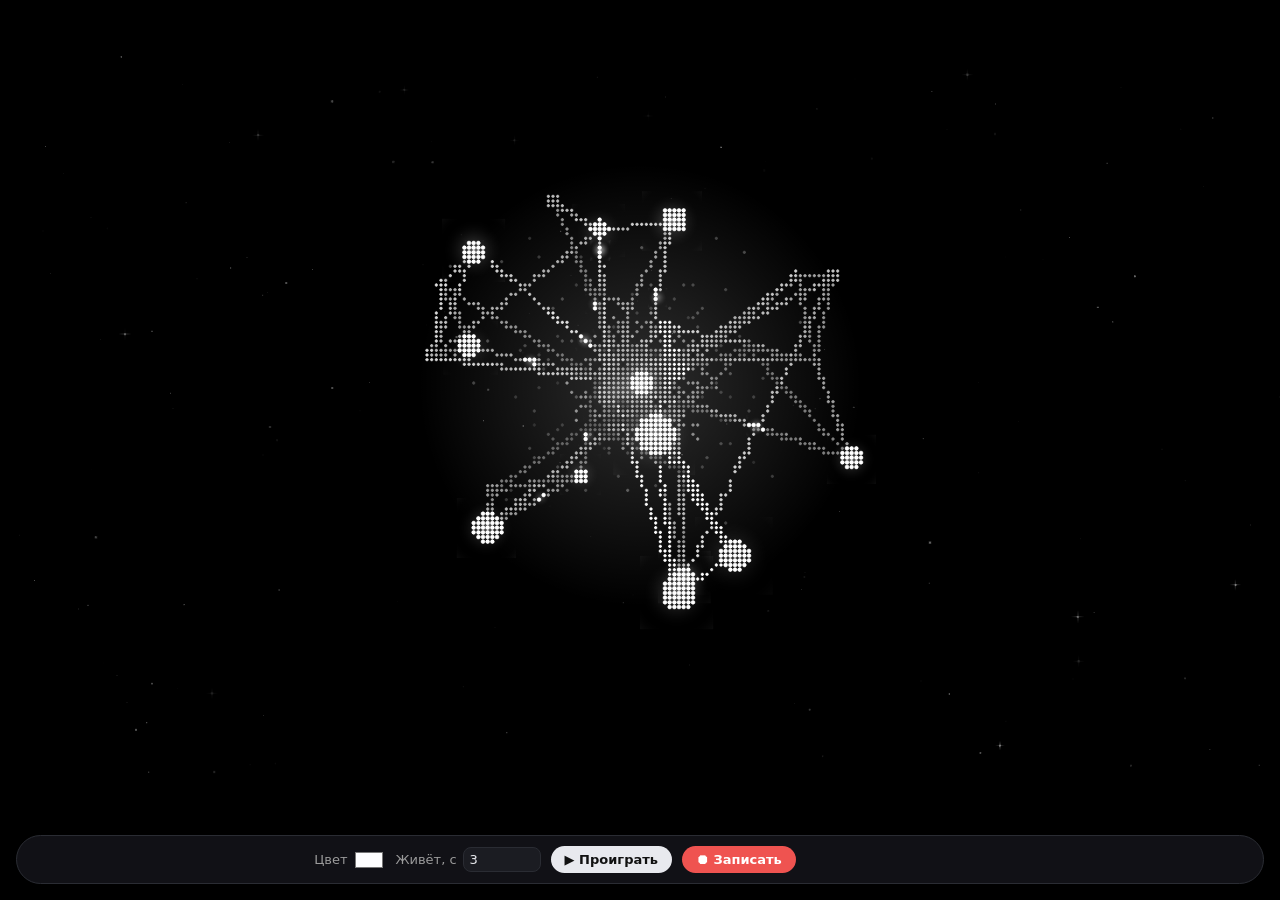
<file: docs/brain-video.html>
<!doctype html>
<html lang="ru">
<head>
<meta charset="utf-8">
<meta name="viewport" content="width=device-width, initial-scale=1">
<title>Мозг: видео</title>
<!--
  Появление мозга (art/art-net.js — тот же рисунок, что в панели) и выключение «как у старого телевизора» на чёрном фоне,
  кадр 1920×1080. Точки — в той же пропорции к мозгу, что в боковой панели (шаг сетки масштабируется).
  «Записать» — видео прямо из страницы (кадры собираются на отдельном холсте вместе со свечением): MP4, если Chrome
  умеет, иначе WebM. ?render=1 — покадровый режим без интерфейса: время задаёт renderFrame(ms) (ровный MP4 через ffmpeg).
-->
<script>
  // покадровый режим: часы и кадры — под управлением renderFrame, до загрузки рисунка
  const RENDER = new URLSearchParams(location.search).has('render');
  if (RENDER) {
    let now = 0; const cbs = [];
    performance.now = () => now;
    window.requestAnimationFrame = (f) => { cbs.push(f); return cbs.length; };
    window.cancelAnimationFrame = () => {};
    window.renderFrame = (ms) => { now = ms; for (const f of cbs.splice(0)) f(now); timeline(now); return true; };
  }
</script>
<style>
  :root { --acc: #ffffff; --txt: #ffffff; --warn: #f5a524; --critical: #ef5350; --ok: #2fa56b; color-scheme: dark; }
  html, body { margin: 0; height: 100%; background: #000; color: #e8e9ee; font: 13px system-ui, -apple-system, sans-serif; }
  body { overflow: hidden; }
  /* кадр 1920×1080 в CSS-пикселях, на экране вписан в окно */
  #frame { width: 1920px; height: 1080px; position: absolute; left: 50%; top: calc(50% - 36px); transform-origin: center; background: #000; overflow: hidden; }
  #stage { position: absolute; inset: 0; transform-origin: 50% 46%; }
  #art { position: absolute; inset: 0; width: 100%; height: 100%; }
  /* вспышка выключения — поверх, в точке, куда схлопнулась картинка */
  #flash { position: absolute; inset: 0; pointer-events: none; opacity: 0; }
  .bar { position: fixed; left: 16px; right: 16px; bottom: 16px; display: flex; flex-wrap: wrap; gap: 10px; align-items: center; justify-content: center;
    padding: 10px 14px; border-radius: 999px; background: rgba(20, 21, 26, 0.85); border: 1px solid #2a2c33; backdrop-filter: blur(8px); }
  .bar label { display: inline-flex; gap: 6px; align-items: center; color: #9b9b9b; }
  .bar input[type=number] { width: 64px; background: #1b1c22; color: #e8e9ee; border: 1px solid #2a2c33; border-radius: 8px; padding: 4px 6px; font: inherit; }
  .bar input[type=color] { width: 32px; height: 24px; border: 0; background: none; padding: 0; }
  .bar button { background: #e8e9ee; color: #111; border: 0; border-radius: 999px; padding: 6px 14px; font: 600 13px system-ui; cursor: pointer; }
  .bar button.rec { background: #ef5350; color: #fff; }
  .bar button:disabled { opacity: .5; cursor: default; }
  #status { color: #9b9b9b; min-width: 160px; }
  #status a { color: #fff; }
  body.render .bar { display: none; }
  body.render #frame { left: 0; top: 0; transform: none !important; }
</style>
</head>
<body>
<div id="frame"><div id="stage"><canvas id="art"></canvas></div><canvas id="flash" width="1920" height="1080"></canvas></div>
<div class="bar">
  <label>Цвет <input type="color" id="color" value="#ffffff"></label>
  <label>Живёт, с <input type="number" id="hold" value="3" min="0" max="30" step="0.5"></label>
  <button id="play" type="button">▶ Проиграть</button>
  <button id="rec" class="rec" type="button">⏺ Записать</button>
  <span id="status"></span>
</div>
<script src="../art/art-net.js"></script>
<script>
  const $ = (id) => document.getElementById(id);
  const art = $('art'), frame = $('frame'), stage = $('stage'), flash = $('flash'), fctx = flash.getContext('2d');
  if (RENDER) document.body.classList.add('render');

  const fit = () => { if (!RENDER) frame.style.transform = `translate(-50%, -50%) scale(${Math.min(innerWidth / 1920, (innerHeight - 80) / 1080)})`; };
  addEventListener('resize', fit); fit();

  const q = new URLSearchParams(location.search);
  if (q.get('color')) $('color').value = '#' + q.get('color').replace('#', '');
  if (q.get('hold')) $('hold').value = q.get('hold');
  const applyColor = () => { const c = $('color').value; document.documentElement.style.setProperty('--acc', c); CrawlerArt.flow(); };
  $('color').addEventListener('input', applyColor);

  // Точки как в боковой панели: мозг в кадре во столько же раз крупнее, во сколько крупнее шаг сетки.
  // Радиус сети: min(w, 0.92·h)·0.36; панель ~380×560, кадр 1920×1080.
  const R = (w, h) => Math.min(w, h * 0.92) * 0.36;
  CrawlerArt.setCell(2.5 * R(1920, 1080) / R(380, 560));

  // Сценарий: появление (прорисовка ~1,7 с + оживание ~1,1 с) → живёт бодро → выключение ТВ → чёрный хвост.
  const APPEAR = 2900, TV = { squash: 180, shrink: 200, flash: 650 }, TAIL = 400;
  const holdMs = () => Number($('hold').value) * 1000;
  const offAt = () => APPEAR + holdMs();
  const total = () => offAt() + TV.squash + TV.shrink + TV.flash + TAIL;
  let t0 = 0;
  const easeIn = (t) => t * t * t, easeOut = (t) => 1 - Math.pow(1 - t, 3), cl = (t) => Math.max(0, Math.min(1, t));

  // Выключение «как у старого ТВ»: картинка схлопывается по вертикали в яркую белую линию, линия сжимается в точку
  // в центре, точка коротко вспыхивает и гаснет. Возвращает { sx, sy, bright, line, dot } для момента k (мс от начала).
  //   line — яркость линии (0..1), lineW — её доля ширины кадра; dot — яркость точки-вспышки.
  function tvAt(k) {
    if (k < 0) return { sx: 1, sy: 1, bright: 1, line: 0, lineW: 0, dot: 0, gone: false };
    if (k < TV.squash) {
      const f = easeIn(k / TV.squash);
      return { sx: 1 + 0.06 * f, sy: Math.max(0.004, 1 - f), bright: 1 + 3 * f, line: f > 0.6 ? (f - 0.6) / 0.4 : 0, lineW: 0.42, dot: 0, gone: false };
    }
    k -= TV.squash;
    if (k < TV.shrink) {
      const f = easeIn(k / TV.shrink);
      return { sx: 0, sy: 0, bright: 0, line: 1, lineW: Math.max(0.004, 0.42 * (1 - f)), dot: 0.5 * f, gone: true };
    }
    k -= TV.shrink;
    const f = Math.max(0, Math.min(1, k / TV.flash));
    return { sx: 0, sy: 0, bright: 0, line: 0, lineW: 0, dot: f < 0.12 ? 0.5 + 0.5 * (f / 0.12) : 1 - easeOut((f - 0.12) / 0.88), gone: true };
  }
  // линия и точка-вспышка: плотная белая сердцевина, небольшой ореол
  function drawFlash(ctx, t, W, H) {
    ctx.clearRect(0, 0, W, H);
    const x = W / 2, y = H * 0.46;
    if (t.line > 0.003) {
      const half = W * t.lineW / 2;
      const lg = ctx.createLinearGradient(x - half, 0, x + half, 0);
      lg.addColorStop(0, 'rgba(255,255,255,0)'); lg.addColorStop(0.15, `rgba(255,255,255,${t.line})`);
      lg.addColorStop(0.85, `rgba(255,255,255,${t.line})`); lg.addColorStop(1, 'rgba(255,255,255,0)');
      ctx.fillStyle = lg; ctx.fillRect(x - half, y - 2, half * 2, 4);
      ctx.globalAlpha = 0.35 * t.line; ctx.fillRect(x - half, y - 6, half * 2, 12); ctx.globalAlpha = 1;   // лёгкое свечение линии
    }
    if (t.dot > 0.003) {
      const g = ctx.createRadialGradient(x, y, 0, x, y, 140);
      g.addColorStop(0, `rgba(255,255,255,${t.dot})`); g.addColorStop(0.06, `rgba(255,255,255,${t.dot})`);
      g.addColorStop(0.18, `rgba(255,255,255,${0.35 * t.dot})`); g.addColorStop(1, 'rgba(255,255,255,0)');
      ctx.fillStyle = g; ctx.fillRect(x - 140, y - 140, 280, 280);
    }
  }
  let tv = tvAt(-1);
  function timeline(now) {
    const t = now - t0;
    CrawlerArt.setDemo(t > 1800 && t < offAt());                       // пока живёт — бодро (искры, быстрее вращение)
    tv = tvAt(t - offAt());
    stage.style.transform = `scale(${tv.sx}, ${tv.sy})`;
    stage.style.filter = tv.bright !== 1 ? `brightness(${tv.bright})` : '';
    stage.style.visibility = tv.gone ? 'hidden' : '';
    flash.style.opacity = 1;
    drawFlash(fctx, tv, 1920, 1080);
  }
  function start() { applyColor(); t0 = performance.now(); CrawlerArt.setDemo(false); CrawlerArt.play(); }

  CrawlerArt.init(art);
  applyColor();
  if (RENDER) { window.totalMs = total(); start(); }
  else { (function loop() { timeline(performance.now()); requestAnimationFrame(loop); })(); start(); }
  $('play').onclick = start;

  // ---- Запись: кадр = чёрный фон + (свечение + рисунок, сжатые как ТВ) + вспышка ----
  $('rec').onclick = async () => {
    const W = 1920, H = 1080, comp = document.createElement('canvas');
    comp.width = W; comp.height = H;
    const ctx = comp.getContext('2d');
    const types = ['video/mp4;codecs=avc1.640028', 'video/mp4', 'video/webm;codecs=vp9', 'video/webm'];
    const type = types.find((t) => window.MediaRecorder && MediaRecorder.isTypeSupported(t));
    if (!type) { $('status').textContent = 'Браузер не умеет записывать видео'; return; }
    const rec = new MediaRecorder(comp.captureStream(60), { mimeType: type, videoBitsPerSecond: 16e6 });
    const chunks = [];
    rec.ondataavailable = (e) => e.data.size && chunks.push(e.data);
    let on = true;
    const draw = () => {
      if (!on) return;
      const k = W / art.clientWidth;
      ctx.setTransform(1, 0, 0, 1, 0, 0);
      ctx.filter = 'none';
      ctx.fillStyle = '#000'; ctx.fillRect(0, 0, W, H);
      if (!tv.gone) {
        const ox = W / 2, oy = H * 0.46;
        ctx.setTransform(tv.sx, 0, 0, tv.sy, ox - ox * tv.sx, oy - oy * tv.sy);
        if (tv.bright !== 1) ctx.filter = `brightness(${tv.bright})`;
        const g = CrawlerArt.glow && CrawlerArt.glow();
        if (g && g.a > 0.005) {
          const grd = ctx.createRadialGradient(g.x * k, g.y * k, 0, g.x * k, g.y * k, g.rad * k);
          grd.addColorStop(0, `rgba(${g.r},${g.g},${g.b},${g.a})`); grd.addColorStop(1, `rgba(${g.r},${g.g},${g.b},0)`);
          ctx.fillStyle = grd; ctx.fillRect(0, 0, W, H);
        }
        ctx.drawImage(art, 0, 0, W, H);
      }
      ctx.setTransform(1, 0, 0, 1, 0, 0); ctx.filter = 'none';
      ctx.drawImage(flash, 0, 0, W, H);
      requestAnimationFrame(draw);
    };
    $('rec').disabled = $('play').disabled = true;
    $('status').textContent = 'Запись…';
    rec.start();
    start();
    draw();
    await new Promise((r) => setTimeout(r, total()));
    on = false;
    rec.stop();
    await new Promise((r) => (rec.onstop = r));
    const ext = type.includes('mp4') ? 'mp4' : 'webm';
    const url = URL.createObjectURL(new Blob(chunks, { type }));
    $('status').innerHTML = `Готово: <a href="${url}" download="brain.${ext}">скачать brain.${ext}</a>` + (ext === 'webm' ? ' (в MP4: ffmpeg -i brain.webm brain.mp4)' : '');
    $('rec').disabled = $('play').disabled = false;
  };
</script>
</body>
</html>
</file>
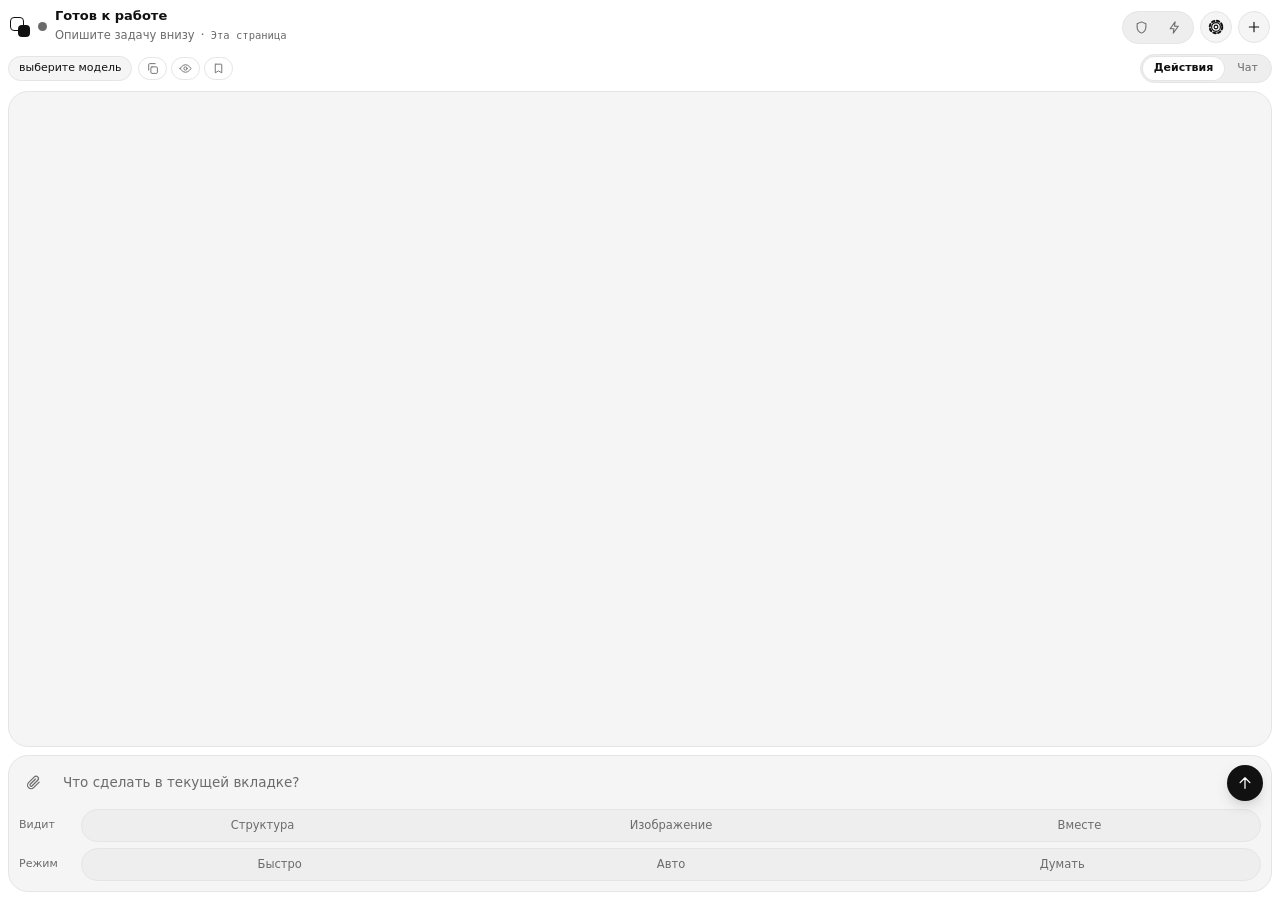
<file: panel/sidepanel.html>
<!doctype html>
<html lang="ru">
<head>
<meta charset="utf-8">
<meta name="viewport" content="width=device-width, initial-scale=1">
<title>Chrome crawler</title>
<style>
  :root {
    --font: -apple-system, BlinkMacSystemFont, "SF Pro Text", "Inter", system-ui, "Segoe UI", sans-serif;
    --mono: ui-monospace, SFMono-Regular, Menlo, Consolas, monospace;
    --r-lg: 20px; --r-md: 14px; --r-sm: 10px; --r-pill: 999px; --gap: 12px;
    --ok: #2fa56b; --warn: #f5a524;
    /* тёмная тема по умолчанию: строго нейтральные серые */
    --bg-base: #0a0a0a; --card-base: #151515; --card2-base: #1e1e1e; --bd-base: #2b2b2b; --chip-base: #1b1b1b;
    --txt: #f5f5f5; --muted: #9b9b9b; --critical: #ef5350;
    --acc: #f5f5f5; --acc-ink: #0a0a0a; --scrim: rgba(0,0,0,.6);
    color-scheme: dark;
  }
  :root[data-theme="light"] {
    --bg-base: #ffffff; --card-base: #f5f5f5; --card2-base: #ffffff; --bd-base: #e5e5e5; --chip-base: #eeeeee;
    --txt: #111111; --muted: #6b6b6b; --critical: #d92d20; --ok: #178a52; --scrim: rgba(17,17,17,.35);
    --acc: #111111; --acc-ink: #ffffff; color-scheme: light;
  }
  @media (prefers-color-scheme: light) {
    :root:not([data-theme="dark"]) {
      --bg-base: #ffffff; --card-base: #f5f5f5; --card2-base: #ffffff; --bd-base: #e5e5e5; --chip-base: #eeeeee;
      --txt: #111111; --muted: #6b6b6b; --critical: #d92d20; --ok: #178a52; --scrim: rgba(17,17,17,.35);
      --acc: #111111; --acc-ink: #ffffff; color-scheme: light;
    }
  }
  /* фиксированные акценты: оттенок подбирается под контраст темы */
  :root[data-accent="blue"]   { --acc: #6ea8ff; --acc-ink: #07101f; }
  :root[data-accent="green"]  { --acc: #4ade80; --acc-ink: #04170b; }
  :root[data-accent="orange"] { --acc: #fb923c; --acc-ink: #1f0d00; }
  :root[data-accent="violet"] { --acc: #a78bfa; --acc-ink: #0f0720; }
  :root[data-accent="rose"]   { --acc: #fb7185; --acc-ink: #240810; }
  :root[data-accent="mono"], :root[data-accent="auto"] { --acc: #f5f5f5; --acc-ink: #0a0a0a; }
  :root[data-theme="light"][data-accent="blue"]   { --acc: #2563eb; --acc-ink: #fff; }
  :root[data-theme="light"][data-accent="green"]  { --acc: #16a34a; --acc-ink: #fff; }
  :root[data-theme="light"][data-accent="orange"] { --acc: #ea580c; --acc-ink: #fff; }
  :root[data-theme="light"][data-accent="violet"] { --acc: #7c3aed; --acc-ink: #fff; }
  :root[data-theme="light"][data-accent="rose"]   { --acc: #e11d74; --acc-ink: #fff; }
  :root[data-theme="light"][data-accent="mono"], :root[data-theme="light"][data-accent="auto"] { --acc: #111; --acc-ink: #fff; }
  @media (prefers-color-scheme: light) {
    :root:not([data-theme="dark"])[data-accent="blue"]   { --acc: #2563eb; --acc-ink: #fff; }
    :root:not([data-theme="dark"])[data-accent="green"]  { --acc: #16a34a; --acc-ink: #fff; }
    :root:not([data-theme="dark"])[data-accent="orange"] { --acc: #ea580c; --acc-ink: #fff; }
    :root:not([data-theme="dark"])[data-accent="violet"] { --acc: #7c3aed; --acc-ink: #fff; }
    :root:not([data-theme="dark"])[data-accent="rose"]   { --acc: #e11d74; --acc-ink: #fff; }
    :root:not([data-theme="dark"])[data-accent="mono"], :root:not([data-theme="dark"])[data-accent="auto"] { --acc: #111; --acc-ink: #fff; }
  }
  /* «Авто»: JS подставляет --acc из цвета страницы, поверхности слегка подкрашиваются им */
  :root { --tn-bg: 0%; --tn-card: 0%; --tn-card2: 0%; --tn-bd: 0%; --tn-chip: 0%; }
  /* в тёмной теме светлый акцент почти не виден на чёрном — подмешиваем его сильнее, чем в светлой */
  :root[data-accent="auto"] { --tn-bg: 13%; --tn-card: 18%; --tn-card2: 22%; --tn-bd: 32%; --tn-chip: 22%; }
  :root[data-theme="light"][data-accent="auto"] { --tn-bg: 4%; --tn-card: 7%; --tn-card2: 9%; --tn-bd: 14%; --tn-chip: 9%; }
  @media (prefers-color-scheme: light) {
    :root:not([data-theme="dark"])[data-accent="auto"] { --tn-bg: 4%; --tn-card: 7%; --tn-card2: 9%; --tn-bd: 14%; --tn-chip: 9%; }
  }
  :root {
    --bg: color-mix(in srgb, var(--acc) var(--tn-bg), var(--bg-base));
    --card: color-mix(in srgb, var(--acc) var(--tn-card), var(--card-base));
    --card-2: color-mix(in srgb, var(--acc) var(--tn-card2), var(--card2-base));
    --bd: color-mix(in srgb, var(--acc) var(--tn-bd), var(--bd-base));
    --chip: color-mix(in srgb, var(--acc) var(--tn-chip), var(--chip-base));
  }
  html, body, .status, .stage, .card, .pill, .seg, .view-tabs, .msg, .inp, .mini, .btn { transition: background-color .45s ease, border-color .45s ease; }
  :root { --accent: var(--acc); --on-accent: var(--acc-ink); }

  * { box-sizing: border-box; -webkit-tap-highlight-color: transparent; }
  html { height: 100%; background: var(--bg); }
  body { height: 100%; margin: 0; font: 13px/1.5 var(--font); color: var(--txt); background: var(--bg); overflow: hidden; }
  button, input, select, textarea { font: inherit; color: inherit; }
  button { cursor: pointer; }
  button:disabled { cursor: default; opacity: .5; }
  :focus-visible { outline: 2px solid var(--accent); outline-offset: 2px; }
  ::selection { background: color-mix(in srgb, var(--accent) 35%, transparent); }
  * { scrollbar-width: thin; scrollbar-color: var(--bd) transparent; }
  .ic { width: 18px; height: 18px; fill: none; stroke: currentColor; stroke-width: 1.7; stroke-linecap: round; stroke-linejoin: round; flex: none; }

  #app { height: 100%; display: flex; flex-direction: column; gap: 8px; padding: 8px; }
  #app > * { flex-shrink: 0; }
  #app > .stage { flex: 1 1 0; min-height: 0; flex-shrink: 1; }

  /* шапка */
  .top { display: flex; align-items: center; gap: 8px; padding: 2px 2px 0; }
  .brand { display: flex; align-items: center; gap: 8px; font-weight: 650; font-size: 14px; letter-spacing: -.01em; }
  .brand { min-width: 0; } .brand > span:last-child { white-space: nowrap; overflow: hidden; text-overflow: ellipsis; }   /* длинное имя на узкой панели — с многоточием, кнопки не выталкивает */
  .brand-mark { position: relative; width: 20px; height: 20px; flex: none; }
  .brand-mark::before, .brand-mark::after { content: ''; position: absolute; width: 12px; height: 12px; border-radius: 4px; }
  .brand-mark::before { top: 0; left: 0; border: 1.6px solid var(--txt); }
  .brand-mark::after { right: 0; bottom: 0; background: var(--accent); }
  .st-side { display: flex; flex-direction: column; align-items: flex-end; gap: 2px; min-width: 0; max-width: 45%; flex: none; }
  .top { justify-content: space-between; }
  .page-context { min-width: 0; max-width: 100%; text-align: right; font: 11px var(--mono); color: var(--muted); overflow: hidden; text-overflow: ellipsis; white-space: nowrap; }
  .top-actions { display: flex; align-items: center; gap: 6px; flex: none; }
  .round { width: 32px; height: 32px; border-radius: var(--r-pill); border: 1px solid var(--bd); background: var(--card); display: grid; place-items: center; padding: 0; transition: background .15s, transform .1s; }
  .round:hover { background: var(--card-2); }
  .round:active { transform: scale(.94); }
  .round .ic { width: 16px; height: 16px; }
  #stop { background: var(--critical); border-color: var(--critical); color: #fff; }
  #stop[hidden] { display: none; }

  /* сегменты */
  .seg { display: flex; gap: 2px; padding: 3px; border-radius: var(--r-pill); background: var(--chip); border: 1px solid var(--bd); }
  .seg button { flex: 1; min-width: 0; border: 0; background: transparent; padding: 5px 10px; border-radius: var(--r-pill); font-size: 12px; color: var(--muted); white-space: nowrap; transition: background .15s, color .15s; }
  #toolModeSeg button { white-space: normal; overflow-wrap: anywhere; padding: 5px 4px; }
  .seg button:hover:not(.on):not(:disabled) { color: var(--txt); }
  .seg button.on { background: var(--accent); color: var(--on-accent); font-weight: 600; }
  #riskSeg button { padding: 4px 9px; font-size: 11px; }
  #riskSeg button, #themeSeg button { min-width: max-content; } /* длинная надпись не вылезает за овал */
  #riskSeg button[data-v="accept"].on { background: var(--warn); color: #1f1400; }

  /* статус */
  .status { display: flex; align-items: center; gap: 10px; padding: 10px 14px 12px; border-radius: var(--r-lg); background: var(--card); border: 1px solid var(--bd); position: relative; overflow: hidden; }
  .st-dot { width: 9px; height: 9px; border-radius: 50%; background: var(--g, var(--muted)); flex: none; transition: background .2s; }
  body.running .st-dot { animation: pulse 1.4s ease-in-out infinite; }
  body[data-state="awaiting_confirmation"] .st-dot { background: var(--warn); }
  @keyframes pulse { 0%,100% { box-shadow: 0 0 0 0 color-mix(in srgb, var(--g) 55%, transparent); } 50% { box-shadow: 0 0 0 6px transparent; } }
  .st-text { flex: 1; min-width: 0; }
  .st-title { font-size: 13.5px; font-weight: 600; white-space: nowrap; overflow: hidden; text-overflow: ellipsis; }
  .sub { font-size: 12px; color: var(--muted); white-space: nowrap; overflow: hidden; text-overflow: ellipsis; }
  #ringNum { font: 11px var(--mono); color: var(--accent); min-height: 1em; }
  .progress { position: absolute; left: 0; right: 0; bottom: 0; height: 3px; background: transparent; }
  .progress i { display: block; height: 100%; width: 0; background: var(--accent); border-radius: 0 var(--r-pill) var(--r-pill) 0; transition: width .35s; }

  .chips { display: flex; align-items: center; gap: 6px; flex-wrap: nowrap; min-width: 0; }
  .chips .pill.model { flex: 0 1 auto; min-width: 0; }
  .pill.stat { border: 0; padding: 3px 2px; font-size: 11px; display: none; flex: none; }
  body.has-run .pill.stat { display: inline-flex; }
  .chips .view-tabs { flex: none; }
  /* «Доступно обновление» */
  .pill.update { flex: none; color: var(--acc); border-color: color-mix(in srgb, var(--acc) 55%, var(--bd)); background: color-mix(in srgb, var(--acc) 12%, transparent); font-weight: 600; cursor: pointer; }
  .pill.update[hidden] { display: none; }
  .update-card { margin: 0 0 8px; padding: 10px 12px; border-radius: var(--r-md); border: 1px solid color-mix(in srgb, var(--acc) 40%, var(--bd));
    background: color-mix(in srgb, var(--acc) 8%, var(--card)); font-size: 12.5px; display: flex; flex-direction: column; gap: 8px; }
  .update-card[hidden] { display: none; }
  .uc-head { display: flex; align-items: center; justify-content: space-between; gap: 8px; }
  .uc-msg { white-space: pre-wrap; color: var(--muted); max-height: 7.5em; overflow: auto; }
  .uc-msg:empty { display: none; }
  .uc-steps { margin: 0; padding-left: 18px; display: flex; flex-direction: column; gap: 3px; }
  .uc-steps code { font-size: 11.5px; }
  .uc-actions { display: flex; flex-wrap: wrap; gap: 6px; }
  .donate { text-align: center; font-size: 11.5px; color: var(--muted); padding: 6px 0 2px; }
  .donate a { color: var(--muted); text-decoration: underline; text-underline-offset: 2px; }
  .donate a:hover { color: var(--acc); }
  .uc-hint { color: var(--muted); }
  .uc-hint code, .uc-manual code { font-size: 11.5px; }
  .uc-status:empty { display: none; }
  .uc-status { font-weight: 600; color: var(--acc); }
  .uc-status.bad { color: var(--critical); }
  .uc-manual summary { cursor: pointer; color: var(--muted); }
  .uc-manual .uc-steps { margin: 4px 0 8px; }
  .pill { display: inline-flex; align-items: center; padding: 3px 10px; border-radius: var(--r-pill); border: 1px solid var(--bd); background: transparent; font-size: 11px; color: var(--muted); max-width: 100%; white-space: nowrap; overflow: hidden; text-overflow: ellipsis; }
  .pill.model { color: var(--txt); background: var(--card); }
  .pill.model:hover { border-color: var(--accent); }
  .pill.warn { color: var(--critical); border-color: var(--critical); }
  .pill.icon { padding: 4px 7px; flex: none; }
  .pill.icon .ic { width: 13px; height: 13px; }
  .chips .view-tabs { margin-left: auto; }
  .view-tabs { display: flex; gap: 2px; padding: 2px; border-radius: var(--r-pill); background: var(--chip); border: 1px solid var(--bd); }
  .view-tabs button { border: 0; background: transparent; padding: 3px 11px; border-radius: var(--r-pill); font-size: 11px; color: var(--muted); }
  .view-tabs button.on { background: var(--card-2); color: var(--txt); font-weight: 600; box-shadow: 0 0 0 1px var(--bd); }

  /* область лога с артом на фоне */
  .stage { position: relative; border-radius: var(--r-lg); border: 1px solid var(--bd); background: var(--card); overflow: hidden; isolation: isolate; }
  #art { position: absolute; inset: 0; width: 100%; height: 100%; z-index: 0; pointer-events: none; opacity: 1; transition: opacity .4s; }
  :root[data-theme="light"] #art { opacity: 1; }
  .stage.has-content #art { opacity: .32; }
  :root[data-theme="light"] .stage.has-content #art { opacity: .25; }
  #log, #chatLog { position: absolute; inset: 0; z-index: 1; overflow-y: auto; padding: 12px; display: flex; flex-direction: column; gap: 8px; border-radius: var(--r-lg); }
  #log > *, #chatLog > * { flex-shrink: 0; }
  #log[hidden], #chatLog[hidden] { display: none; }
  .empty { margin: auto; text-align: center; color: var(--muted); padding: 18px; font-size: 12px; max-width: 260px; }

  .msg { padding: 8px 12px; border-radius: var(--r-md); border: 1px solid var(--bd); background: var(--card-2); white-space: pre-wrap; word-break: break-word; font-size: 13px; }
  .msg.user { align-self: flex-end; max-width: 92%; background: var(--accent); color: var(--on-accent); border-color: transparent; border-bottom-right-radius: 6px; }
  .msg.assistant, .msg.done { border-bottom-left-radius: 6px; }
  .msg.done { border-color: color-mix(in srgb, var(--ok) 55%, var(--bd)); }
  .msg.err { border-color: var(--critical); color: var(--critical); }
  .msg.info { border: 0; background: none; padding: 0 4px; color: var(--muted); font-size: 11.5px; }
  .msg.think { border-style: dashed; background: none; color: var(--muted); font-size: 12px; font-style: italic; }
  .msg.think::before { content: 'Думает'; display: block; font-style: normal; font-size: 10.5px; font-weight: 600; letter-spacing: .02em; text-transform: uppercase; opacity: .6; margin-bottom: 3px; }
  /* Вопрос: пояснение простыми словами, под ним ответ в подсвеченной карточке */
  .msg.reason { border: 0; background: none; padding: 2px 4px; color: var(--muted); font-size: 12.5px; line-height: 1.45; }
  .msg.reason::before { content: 'Как получен ответ'; display: block; font-size: 10.5px; font-weight: 600; letter-spacing: .02em; text-transform: uppercase; opacity: .7; margin-bottom: 3px; }
  .msg.answer { border: 1px solid color-mix(in srgb, var(--accent) 55%, var(--bd)); background: color-mix(in srgb, var(--accent) 12%, var(--card-2)); color: var(--txt);
    font-size: 14px; line-height: 1.5; padding: 10px 14px; box-shadow: 0 0 0 3px color-mix(in srgb, var(--accent) 10%, transparent); }
  .msg.answer::before { content: 'Ответ'; display: block; font-size: 10.5px; font-weight: 700; letter-spacing: .03em; text-transform: uppercase; color: var(--accent); margin-bottom: 4px; }
  .msg.answer strong { font-weight: 700; }
  .msg.answer a { color: var(--accent); text-decoration: underline; text-underline-offset: 2px; text-decoration-thickness: 1px; }
  .msg.answer a:hover { text-decoration-thickness: 2px; }
  /* «Ещё» под списком объявлений: следующие варианты той же задачи */
  .msg.answer .ans-more { display: inline-flex; align-items: center; gap: 6px; margin-top: 10px; padding: 5px 14px; border-radius: var(--r-pill);
    border: 1px solid color-mix(in srgb, var(--accent) 55%, var(--bd)); background: color-mix(in srgb, var(--accent) 10%, transparent);
    color: var(--accent); font: inherit; font-size: 12.5px; font-weight: 600; cursor: pointer; transition: background .15s; }
  .msg.answer .ans-more:hover { background: color-mix(in srgb, var(--accent) 20%, transparent); }
  body.running .msg.answer .ans-more { opacity: .45; pointer-events: none; }
  /* «Действовать» без анимаций: фраза строкой под мозгом (с анимациями — точками на холсте) */
  .accept-line { position: absolute; left: 50%; top: 74%; transform: translateX(-50%); z-index: 3; max-width: calc(100% - 32px); width: max-content;
    padding: 6px 12px; border-radius: var(--r-md); pointer-events: none;
    font: 600 12.5px/1.45 ui-monospace, SFMono-Regular, Menlo, monospace; color: var(--acc);
    background: color-mix(in srgb, var(--card) 70%, transparent); border: 1px solid color-mix(in srgb, var(--acc) 30%, transparent); transition: opacity .4s ease; }
  .accept-line.out { opacity: 0; }
  /* клик по мозгу на пустом экране — пульс */
  .stage:not(.has-content) #log { cursor: pointer; }
  body.running .stage #log { cursor: default; }
  /* оценка ответа: хорошо / плохо; «плохо» раскрывает поле «что не так» и копирование отчёта */
  .ans-rate { display: flex; align-items: center; gap: 4px; margin-top: 10px; padding-top: 8px; border-top: 1px solid color-mix(in srgb, var(--accent) 22%, var(--bd)); }
  .ans-rate-cap { font-size: 11.5px; color: var(--muted); margin-right: 4px; }
  .rate-btn { border: 1px solid var(--bd); background: transparent; color: var(--muted); padding: 4px 9px; border-radius: var(--r-pill); cursor: pointer; line-height: 0; transition: background .15s, color .15s, border-color .15s; }
  .rate-btn .ic { width: 14px; height: 14px; }
  .rate-btn:hover { color: var(--txt); background: color-mix(in srgb, currentColor 10%, transparent); }
  .rate-btn[data-v="good"].on { color: var(--ok); border-color: var(--ok); background: color-mix(in srgb, var(--ok) 12%, transparent); }
  .rate-btn[data-v="bad"].on { color: var(--critical); border-color: var(--critical); background: color-mix(in srgb, var(--critical) 12%, transparent); }
  .rate-form { display: flex; flex-direction: column; gap: 6px; margin-top: 8px; }
  .rate-form[hidden] { display: none; }
  .rate-form textarea { resize: vertical; min-height: 44px; font: inherit; font-size: 12.5px; }
  .rate-form .btn { align-self: flex-start; }
  .msg.answer { position: relative; white-space: normal; }
  .msg.answer .answer-body { display: block; }
  .msg.answer .msg-tools { position: absolute; top: 6px; right: 6px; margin: 0; }
  .msg.answer .ans-p { margin: 0 0 6px; white-space: pre-wrap; }
  .msg.answer .ans-p:last-child { margin-bottom: 0; }
  .msg.answer strong { white-space: nowrap; }
  .msg.answer .ans-list { list-style: none; margin: 4px 0 0; padding: 0; display: flex; flex-direction: column; }
  .msg.answer .ans-list > li { padding: 7px 0; border-top: 1px solid color-mix(in srgb, var(--accent) 22%, transparent); }
  .msg.answer .ans-list > li:first-child { border-top: 0; padding-top: 2px; }
  .msg.answer .ans-list > li:not(.ans-item)::before { content: '•'; color: var(--accent); margin-right: 6px; }
  .msg.answer .ans-top { display: flex; align-items: baseline; gap: 10px; }
  .msg.answer .ans-title { flex: 1; min-width: 0; font-weight: 500; text-decoration: none; }
  .msg.answer .ans-title:hover { text-decoration: underline; }
  .msg.answer .ans-price { flex: none; font-weight: 700; white-space: nowrap; font-variant-numeric: tabular-nums; }
  .msg.answer .ans-meta { margin-top: 2px; font-size: 12px; color: var(--muted); line-height: 1.4; }
  .msg.answer .ans-item.has-thumb { display: grid; grid-template-columns: 56px 1fr; column-gap: 10px; align-items: start; }
  .msg.answer .ans-item.has-thumb > .ans-thumb { grid-row: 1 / span 2; }
  .msg.answer .ans-item.has-thumb > .ans-top, .msg.answer .ans-item.has-thumb > .ans-meta { grid-column: 2; }
  .msg.answer .ans-thumb { display: block; width: 56px; height: 56px; border-radius: var(--r-sm); overflow: hidden; background: var(--chip); }
  .msg.answer .ans-thumb img { width: 100%; height: 100%; object-fit: cover; display: block; }
  .msg.action { font: 11.5px/1.5 var(--mono); border: 0; background: none; padding: 2px 4px; color: var(--muted); }
  .msg.action[data-status="working"] { color: var(--txt); }
  .msg.action[data-status="error"] { color: var(--critical); }
  .step-group { border: 1px solid var(--bd); border-radius: var(--r-md); padding: 6px 12px; background: var(--card-2); }
  .step-group summary { cursor: pointer; list-style: none; font: 11.5px/1.6 var(--mono); color: var(--muted); }
  .step-group summary::-webkit-details-marker { display: none; }
  .step-group summary::before { content: '▸ '; color: var(--accent); }
  .step-group[open] summary::before { content: '▾ '; }
  .step-group .msg.action { margin-top: 4px; }
  /* ---- Компактный верх: статус живёт в шапке, инструменты — одной строкой ---- */
  .top { gap: 8px; padding: 0 2px; }
  .top .status { flex: 1; min-width: 0; padding: 0 0 2px; border: 0; background: none; border-radius: 0; overflow: visible; gap: 8px; }
  .top .st-title { font-size: 13px; line-height: 1.3; }
  .top .st-line { display: flex; align-items: baseline; gap: 6px; min-width: 0; }
  .top .st-line .sub { flex: 0 1 auto; min-width: 0; font-size: 11.5px; }
  .top .st-side { flex: 0 0 auto; flex-direction: row; align-items: baseline; gap: 6px; max-width: 50%; min-width: 0; }   /* домен сайта важнее подписи — обрезается подпись */
  .top .st-side .page-context { overflow: hidden; text-overflow: ellipsis; }
  .top .st-side::before { content: '·'; color: var(--muted); }
  .top .page-context { font-size: 10.5px; text-align: left; }
  .top #ringNum:empty { display: none; }
  .top .status .progress { left: 0; right: 0; bottom: -5px; height: 2px; }
  #riskSeg button { padding: 5px 8px; display: grid; place-items: center; }
  #riskSeg .ic { width: 15px; height: 15px; }
  .chips .pill.icon + .pill.icon { margin-left: -2px; }
  /* ход решения под готовым ответом — свёрнут */
  .solve-group { padding: 2px 4px; }
  .solve-group summary { cursor: pointer; list-style: none; font-size: 11.5px; color: var(--muted); }
  .solve-group summary::-webkit-details-marker { display: none; }
  .solve-group summary::before { content: '▸ '; color: var(--accent); }
  .solve-group[open] summary::before { content: '▾ '; }
  .solve-group[open] { display: flex; flex-direction: column; gap: 8px; }
  .solve-group > .msg, .solve-group > .step-group { margin-top: 6px; }

  /* композер: всё управление в одной скруглённой карточке */
  .compose { border-radius: var(--r-lg); border: 1px solid var(--bd); background: var(--card); padding: 8px; display: flex; flex-direction: column; gap: 8px; transition: border-color .15s; }
  .compose:focus-within { border-color: color-mix(in srgb, var(--accent) 70%, var(--bd)); }
  .compose-row { display: flex; align-items: flex-end; gap: 6px; }
  .compose textarea { flex: 1; border: 0; outline: 0; background: transparent; resize: none; max-height: 110px; min-height: 36px; padding: 8px 6px 8px 8px; font-size: 13.5px; }
  .compose textarea::placeholder { color: var(--muted); }
  /* Вложения: кнопка 📎, миниатюры над полем, подсветка при перетаскивании */
  .attach { width: 32px; height: 36px; flex: none; display: grid; place-items: center; border: 0; background: transparent; color: var(--muted); border-radius: var(--r-pill); cursor: pointer; padding: 0; }
  .attach:hover { color: var(--txt); }
  .attach .ic { width: 17px; height: 17px; }
  .compose.drop { border-color: var(--accent); box-shadow: 0 0 0 3px color-mix(in srgb, var(--accent) 18%, transparent); }
  .att-list { display: flex; flex-wrap: wrap; gap: 6px; align-items: center; }
  .att-list[hidden] { display: none; }
  .att-chip { position: relative; display: inline-flex; align-items: center; gap: 4px; max-width: 180px; height: 30px; padding: 0 22px 0 10px; border-radius: var(--r-pill); border: 1px solid var(--bd); background: var(--chip); font-size: 11.5px; color: var(--txt); }
  .att-chip.img { width: 48px; height: 48px; padding: 0; border-radius: var(--r-sm); overflow: hidden; }
  .att-chip.img img { width: 100%; height: 100%; object-fit: cover; display: block; }
  .att-name { overflow: hidden; text-overflow: ellipsis; white-space: nowrap; }
  .att-x { position: absolute; top: 2px; right: 2px; width: 18px; height: 18px; border: 0; border-radius: 50%; background: color-mix(in srgb, var(--card) 85%, transparent); color: var(--txt); font-size: 13px; line-height: 1; cursor: pointer; padding: 0; }
  .att-chip:not(.img) .att-x { top: 50%; transform: translateY(-50%); }
  .att-note { flex-basis: 100%; font-size: 11px; color: var(--muted); }
  .send { width: 36px; height: 36px; border-radius: var(--r-pill); border: 0; display: grid; place-items: center; background: var(--accent); color: var(--on-accent); flex: none; transition: transform .1s, filter .15s; }
  .send:hover { filter: brightness(1.08); }
  .send:active { transform: scale(.94); }
  .send[hidden] { display: none; }
  .opts { display: flex; flex-direction: column; gap: 6px; padding: 0 2px 2px; }
  .opt { display: flex; align-items: center; gap: 8px; }
  .opt-label { width: 54px; flex: none; font-size: 11px; color: var(--muted); }
  .opt .seg { flex: 1; min-width: 0; }
  .opt .seg button { padding: 4px 6px; font-size: 11.5px; }
  #observeSeg button:nth-child(2) { flex-grow: 1.3; }

  /* листы */
  .sheet { position: fixed; inset: 0; z-index: 20; background: var(--bg); display: flex; flex-direction: column; gap: 8px; padding: 8px; }
  .sheet[hidden] { display: none; }
  .sheet > * { flex-shrink: 0; }
  .sheet-head { display: flex; align-items: center; gap: 10px; padding: 2px; }
  .sheet-head h2 { margin: 0; font-size: 16px; font-weight: 650; letter-spacing: -.01em; }
  .sheet-body { flex: 1 1 0; min-height: 0; flex-shrink: 1; overflow-y: auto; display: flex; flex-direction: column; gap: 8px; border-radius: var(--r-lg); }
  .sheet-body > * { flex-shrink: 0; }
  .card { border-radius: var(--r-lg); border: 1px solid var(--bd); background: var(--card); padding: 14px; }
  .f { display: flex; flex-direction: column; gap: 6px; margin-top: 12px; }
  .f:first-child { margin-top: 0; }
  .f > label, .cap { font-size: 11px; color: var(--muted); font-weight: 600; letter-spacing: .02em; }
  .inp { width: 100%; padding: 9px 12px; border-radius: var(--r-md); border: 1px solid var(--bd); background: var(--card-2); outline: 0; font-size: 13px; transition: border-color .15s; }
  .inp:focus { border-color: var(--accent); }
  select.inp { appearance: none; -webkit-appearance: none; padding-right: 34px; cursor: pointer;
    background-image: url("data:image/svg+xml,%3Csvg xmlns='http://www.w3.org/2000/svg' width='12' height='12' viewBox='0 0 24 24' fill='none' stroke='%239a9aa3' stroke-width='2.4' stroke-linecap='round' stroke-linejoin='round'%3E%3Cpath d='M6 9l6 6 6-6'/%3E%3C/svg%3E");
    background-repeat: no-repeat; background-position: right 12px center; }
  select.inp option { background: var(--card-2); color: var(--txt); }
  input[type="number"].inp { -moz-appearance: textfield; }
  .inline { display: flex; gap: 6px; }
  .inline .inp { flex: 1; min-width: 0; }
  .mini { width: 38px; height: auto; align-self: stretch; border-radius: var(--r-md); border: 1px solid var(--bd); background: var(--card-2); display: grid; place-items: center; flex: none; padding: 0; }
  .mini:hover { border-color: var(--accent); }
  .mini .ic { width: 16px; height: 16px; }
  .btn { padding: 9px 16px; border-radius: var(--r-pill); border: 1px solid var(--bd); background: var(--card-2); font-weight: 600; font-size: 13px; transition: filter .15s, border-color .15s; }
  .btn:hover { border-color: var(--accent); }
  .btn.primary { border-color: transparent; background: var(--accent); color: var(--on-accent); }
  .btn.primary:hover { filter: brightness(1.08); }
  .hint { font-size: 11.5px; color: var(--muted); }
  .hint.ok { color: var(--ok); } .hint.bad { color: var(--critical); }
  .card .seg { margin-top: 8px; }
  .dots { display: flex; gap: 10px; margin-top: 8px; flex-wrap: wrap; }
  .dots i { width: 28px; height: 28px; border-radius: 50%; background: var(--c); border: 2px solid var(--card); box-shadow: 0 0 0 1px var(--bd); cursor: pointer; display: block; transition: transform .1s; }
  .dots i:hover { transform: scale(1.08); }
  .dots i.on { box-shadow: 0 0 0 2px var(--txt); }
  .seg.off { opacity: .35; pointer-events: none; transition: opacity .2s; }
  .dots.off { opacity: .35; pointer-events: none; filter: saturate(.6); transition: opacity .2s; }
  .sw-row { display: flex; align-items: center; justify-content: space-between; gap: 12px; margin-top: 12px; cursor: pointer; }
  /* быстрый выбор модели: список под названием модели */
  .ms-pop { position: fixed; z-index: 900; display: flex; flex-direction: column; gap: 2px; padding: 6px; overflow-y: auto; border-radius: var(--r-md);
    border: 1px solid var(--bd); background: color-mix(in srgb, var(--card-2) 96%, transparent); backdrop-filter: blur(10px); box-shadow: 0 12px 32px rgba(0,0,0,.32);
    animation: ms-in 200ms var(--ease-lux, ease-out); }
  @keyframes ms-in { from { opacity: 0; transform: translateY(-4px); } }
  .ms-search { border: 1px solid var(--bd); background: var(--card); color: var(--txt); border-radius: var(--r-sm); padding: 6px 9px; font: inherit; font-size: 12.5px; margin-bottom: 2px; outline: none; }
  .ms-search:focus { border-color: var(--acc); }
  .ms-group { display: flex; flex-direction: column; gap: 1px; }
  .ms-cap { font-size: 10.5px; font-weight: 700; letter-spacing: .03em; text-transform: uppercase; color: var(--muted); padding: 6px 8px 2px; }
  .ms-item { display: flex; align-items: baseline; gap: 6px; text-align: left; border: 0; background: transparent; color: var(--txt); padding: 6px 8px;
    border-radius: calc(var(--r-md) - 6px); font: inherit; font-size: 12.5px; cursor: pointer; min-width: 0; }
  .ms-item .ms-name { flex: 1; min-width: 0; overflow: hidden; text-overflow: ellipsis; white-space: nowrap; }
  .ms-item .ms-hint { flex: none; font-size: 11px; color: var(--muted); }
  .ms-item:hover, .ms-item:focus-visible { background: color-mix(in srgb, var(--acc) 14%, transparent); outline: none; }
  .ms-item.on .ms-name { font-weight: 650; }
  .ms-item.on::before { content: '✓'; color: var(--acc); font-size: 11px; }
  .ms-foot { margin-top: 4px; border-top: 1px solid var(--bd); border-radius: 0 0 calc(var(--r-md) - 6px) calc(var(--r-md) - 6px); padding-top: 8px; color: var(--muted); }
  .ms-note { font-size: 12px; color: var(--muted); padding: 4px 8px 6px; overflow-wrap: anywhere; }
  /* обучение: затемнение с вырезом и рамкой из точек (холст tour.js), карточка по центру */
  .tour { position: fixed; inset: 0; z-index: 1000; animation: tour-in 260ms var(--ease-lux, ease-out) both; }
  .tour.out { opacity: 0; transition: opacity 240ms ease; pointer-events: none; }
  @keyframes tour-in { from { opacity: 0; } }
  .tour-fx { position: fixed; inset: 0; width: 100%; height: 100%; pointer-events: none; }   /* затемнение, вырез и рамка из точек */
  .tour-card { position: fixed; width: min(320px, calc(100vw - 16px)); padding: 14px 14px 12px; border-radius: var(--r-md); background: var(--card-2);
    border: 1px solid var(--bd); color: var(--txt); box-shadow: 0 16px 40px rgba(0,0,0,.35); }
  .tour-card.in { animation: tour-card 320ms var(--ease-lux, ease-out) both; }
  @keyframes tour-card { from { opacity: 0; transform: translateY(6px); } }
  .tour-count { font-size: 11px; color: var(--muted); letter-spacing: .02em; }
  .tour-title { margin: 2px 0 6px; font-size: 15px; font-weight: 650; }
  .tour-text { margin: 0 0 6px; font-size: 13px; line-height: 1.45; color: var(--txt); }
  .tour-row { margin-bottom: 4px; }
  .tour-card.has-links { padding-right: 50px; }   /* = PAD в tour.js: место под дорожки */
  .tour-link { color: var(--acc); font-weight: 600; }
  .tour-actions { display: flex; align-items: center; gap: 6px; margin-top: 10px; }
  .tour-gap { flex: 1; }
  .tour-skip { border: 0; background: transparent; color: var(--muted); font: inherit; font-size: 12.5px; padding: 6px 2px; cursor: pointer; }
  .tour-skip:hover { color: var(--txt); }
  .tour-actions .btn { padding: 6px 12px; font-size: 12.5px; }
  .tour-actions .btn.primary { min-width: 84px; }   /* «Далее» и «Начать» одной ширины — «Назад» не сдвигается */
  .tour-actions .btn:disabled { opacity: .4; }
  /* вид щупалец — сегменты, как «Тема»; щупальца выключены — бледные и не нажимаются */
  #tentaclesSeg { margin-top: 8px; }
  #tentaclesSeg.off { opacity: .45; pointer-events: none; }
  .sw { appearance: none; -webkit-appearance: none; flex: none; width: 40px; height: 24px; margin: 0; border-radius: var(--r-pill); background: var(--chip); box-shadow: inset 0 0 0 1px var(--bd); position: relative; cursor: pointer; transition: background-color .2s, box-shadow .2s; }
  .sw::after { content: ''; position: absolute; top: 3px; left: 3px; width: 18px; height: 18px; border-radius: 50%; background: var(--muted); transition: transform .2s, background-color .2s; }
  .sw:checked { background: var(--accent); box-shadow: none; }
  .sw:checked::after { transform: translateX(16px); background: var(--on-accent); }
  .mchips { display: flex; flex-wrap: wrap; gap: 6px; }
  .mchip { border: 1px solid var(--bd); background: var(--card-2); border-radius: var(--r-pill); padding: 4px 10px; font-size: 11.5px; max-width: 100%; white-space: nowrap; overflow: hidden; text-overflow: ellipsis; }
  .mchip.on { border-color: var(--accent); background: color-mix(in srgb, var(--accent) 16%, transparent); }
  .mchip small { opacity: .6; margin-left: 4px; }
  .note-host { font-weight: 650; margin-bottom: 4px; }
  .note { display: flex; gap: 8px; align-items: flex-start; padding: 8px 0; border-top: 1px solid var(--bd); font-size: 12px; }
  .note span { flex: 1; word-break: break-word; }
  .note button { border: 0; background: var(--chip); border-radius: 50%; width: 24px; height: 24px; display: grid; place-items: center; color: var(--muted); flex: none; padding: 0; }
  .note button .ic { width: 12px; height: 12px; }
  .skill-actions { display: flex; flex-wrap: wrap; gap: 6px; margin-top: 8px; }
  .skill-actions .btn { padding: 6px 11px; font-size: 11px; }
  .skill-text { white-space: pre-wrap; overflow-wrap: anywhere; font-size: 12px; margin: 8px 0; }
  .skill-editor { min-height: 140px; resize: vertical; font: 12px/1.5 var(--mono); }

  /* подтверждение */
  #ask { z-index: 30; background: var(--scrim); justify-content: flex-end; }
  #ask .card { background: var(--card-2); padding: 12px; display: flex; flex-direction: column; gap: 8px; box-shadow: 0 10px 30px rgba(0,0,0,.25); }
  .approval-main { display: flex; align-items: stretch; gap: 8px; }
  #askMsg { flex: 1; min-width: 0; padding: 10px 12px; background: var(--chip); border-radius: var(--r-md); font: 12px/1.5 var(--mono); white-space: pre-wrap; overflow-wrap: anywhere; }
  #askOk { width: 84px; flex: none; border-radius: var(--r-md); font-size: 12px; padding: 4px; }
  #askInput[hidden] { display: none; }
  #askNo { width: 100%; }

  /* ===================== Motion-Luxe ===================== */
  /* токены движения: физика дорогих материалов */
  :root {
    --ease-lux: cubic-bezier(0.16, 1, 0.3, 1);         /* шёлк — ультрамягкий вылет */
    --ease-velvet: cubic-bezier(0.34, 1.4, 0.64, 1);   /* бархат — отклик физической кнопки (лёгкий отскок) */
    --ease-heavy: cubic-bezier(0.7, 0, 0.3, 1);        /* тяжёлое торможение — инерция */
  }

  /* премиальный скелетон: дыхание точечного поля + металлический перелив */
  .skeleton { position: absolute; inset: 0; z-index: 2; pointer-events: none; overflow: hidden; }
  .skeleton::before { content: ''; position: absolute; inset: -30%; background-image: radial-gradient(color-mix(in srgb, var(--accent) 55%, transparent) 1px, transparent 1.7px); background-size: 20px 20px; -webkit-mask-image: radial-gradient(circle at 50% 42%, #000 0 34%, transparent 74%); mask-image: radial-gradient(circle at 50% 42%, #000 0 34%, transparent 74%); animation: lux-breathe 1700ms ease-in-out infinite; }
  .skeleton::after { content: ''; position: absolute; top: -40%; left: -55%; width: 52%; height: 180%; transform: rotate(16deg); background: linear-gradient(100deg, transparent 0%, color-mix(in srgb, var(--accent) 20%, transparent) 44%, color-mix(in srgb, #fff 34%, transparent) 54%, transparent 76%); filter: blur(13px); animation: lux-sweep 1900ms var(--ease-heavy) infinite; }
  @keyframes lux-breathe { 0%, 100% { opacity: .3; transform: scale(1); } 50% { opacity: .75; transform: scale(1.05); } }
  @keyframes lux-sweep { 0% { left: -55%; } 55%, 100% { left: 145%; } }
  /* сообщения лога: каскадное появление со стаггером */
  .msg.enter { animation: lux-msg 560ms var(--ease-lux) both; animation-delay: var(--d, 0ms); }
  @keyframes lux-msg { from { opacity: 0; transform: translateY(9px) scale(.985); filter: blur(3.5px); } }

  /* листы: подъём тяжёлой стеклянной панели + мягкое затемнение */
  .sheet { transition: opacity 360ms var(--ease-lux), transform 360ms var(--ease-lux); transform-origin: 50% 100%; }
  .sheet[hidden] { display: flex; opacity: 0; visibility: hidden; pointer-events: none; transform: translateY(16px) scale(.985); transition: opacity 300ms var(--ease-lux), transform 300ms var(--ease-lux), visibility 0s 300ms; }
  .sheet .card { animation: lux-card 500ms var(--ease-lux) both; animation-delay: calc(90ms + var(--n, 0) * 70ms); }
  .sheet-body > *:nth-child(1) { --n: 0; } .sheet-body > *:nth-child(2) { --n: 1; } .sheet-body > *:nth-child(3) { --n: 2; }
  .sheet-body > *:nth-child(4) { --n: 3; } .sheet-body > *:nth-child(5) { --n: 4; } .sheet-body > *:nth-child(6) { --n: 5; }
  .sheet[hidden] .card { animation: none; }
  @keyframes lux-card { from { opacity: 0; transform: translateY(10px) scale(.99); filter: blur(4px); } }

  /* кнопки: цветение рамки, внутреннее стекло, нажим с физикой */
  .btn, .mini, .round, .pill.model, .send { position: relative; overflow: hidden; transition: transform 200ms var(--ease-velvet), filter 280ms var(--ease-lux), border-color 280ms var(--ease-lux), box-shadow 280ms var(--ease-lux), background-color 280ms var(--ease-lux); }
  .btn:hover, .mini:hover, .round:hover, .pill.model:hover { border-color: color-mix(in srgb, var(--accent) 72%, var(--bd)); box-shadow: inset 0 0 0 1px color-mix(in srgb, var(--accent) 20%, transparent), 0 8px 22px -12px color-mix(in srgb, var(--accent) 55%, transparent); }
  .btn:active, .mini:active, .round:active, .send:active, .pill.model:active { transform: scale(.96); }
  /* металлический блик, пробегающий по акцентной кнопке */
  .btn.primary, .send { box-shadow: 0 6px 18px -10px color-mix(in srgb, var(--accent) 80%, transparent); }
  .btn.primary::after, .send::after { content: ''; position: absolute; top: 0; left: -45%; width: 42%; height: 100%; background: linear-gradient(100deg, transparent 0%, color-mix(in srgb, #fff 42%, transparent) 48%, transparent 100%); transform: skewX(-16deg); pointer-events: none; transition: left 680ms var(--ease-lux); }
  .btn.primary:hover::after, .send:hover::after { left: 132%; }

  /* сегменты и переключатели: перетекание подсветки */
  .seg button { transition: color 240ms var(--ease-lux), background-color 240ms var(--ease-lux), transform 200ms var(--ease-velvet); }
  .seg button:hover:not(.on):not(:disabled) { color: var(--txt); background: color-mix(in srgb, var(--accent) 9%, transparent); }
  .seg button:active:not(:disabled) { transform: scale(.965); }
  .view-tabs button { transition: background-color 240ms var(--ease-lux), color 240ms var(--ease-lux); }
  .dots i { transition: transform 240ms var(--ease-velvet), box-shadow 300ms var(--ease-lux); }
  .dots i:hover { transform: scale(1.14); box-shadow: 0 0 0 1px var(--bd), 0 0 16px -3px var(--accent); }
  .dots i.on { box-shadow: 0 0 0 2px var(--txt), 0 0 18px -3px var(--accent); }

  /* фокус и прогресс: мягче и теплее */
  :focus-visible { outline: 2px solid color-mix(in srgb, var(--accent) 68%, transparent); outline-offset: 3px; }
  .progress i { transition: width 620ms var(--ease-lux); box-shadow: 0 0 9px -1px var(--accent); }

  /* ожидание ответа модели («Думаю…»): блик бежит по полоске, текст переливается */
  body[data-state="thinking"] .progress { overflow: hidden; }
  body[data-state="thinking"] .progress::after { content: ''; position: absolute; top: 0; bottom: 0; left: -35%; width: 35%; border-radius: var(--r-pill);
    background: linear-gradient(90deg, transparent, color-mix(in srgb, var(--accent) 85%, transparent), transparent);
    animation: lux-wait 1600ms var(--ease-lux) infinite; }
  @keyframes lux-wait { to { left: 100%; } }
  body[data-state="thinking"] #heroSub { color: transparent; -webkit-background-clip: text; background-clip: text; background-size: 220% 100%;
    background-image: linear-gradient(100deg, var(--muted) 40%, var(--accent) 50%, var(--muted) 60%); animation: lux-shine 1800ms linear infinite; }
  @keyframes lux-shine { from { background-position: 100% 0; } to { background-position: 0 0; } }

  /* мягкая смена заголовка статуса — кроссфейд с лёгким смещением */
  .st-title.swap { animation: lux-swap 480ms var(--ease-lux); }
  .sub.swap { animation: lux-swap 480ms var(--ease-lux) 60ms; }
  @keyframes lux-swap { from { opacity: .2; transform: translateY(-4px); filter: blur(3px); } }
  /* успех: рисуемая галочка */
  .ok-mark { width: 13px; height: 13px; flex: none; margin: 1px 7px 0 0; vertical-align: -1px; }
  .ok-mark path { fill: none; stroke: var(--ok); stroke-width: 2.6; stroke-linecap: round; stroke-linejoin: round; stroke-dasharray: 1; stroke-dashoffset: 1; animation: lux-ok 560ms var(--ease-lux) 140ms forwards; }
  @keyframes lux-ok { to { stroke-dashoffset: 0; } }

  /* успех: сдержанный всплеск акцентных частиц + ореол */
  .lux-burst { position: absolute; width: 10px; height: 10px; pointer-events: none; z-index: 6; }
  .lux-burst b { position: absolute; inset: 0; border-radius: 50%; border: 1.5px solid var(--accent); opacity: 0; animation: lux-halo 660ms var(--ease-lux) both; }
  .lux-burst i { position: absolute; left: 50%; top: 50%; width: var(--s, 4px); height: var(--s, 4px); border-radius: 50%; background: var(--accent); box-shadow: 0 0 7px 1px color-mix(in srgb, var(--accent) 70%, transparent); opacity: 0; animation: lux-spark var(--dur, 800ms) var(--ease-lux) both; }
  @keyframes lux-halo { 0% { opacity: .85; transform: scale(.55); } 100% { opacity: 0; transform: scale(4.6); } }
  @keyframes lux-spark { 0% { opacity: 0; transform: translate(-50%, -50%) scale(.3); } 16% { opacity: 1; } 100% { opacity: 0; transform: translate(calc(-50% + var(--tx)), calc(-50% + var(--ty))) scale(.15); } }

  /* срабатывание детектора палитры сайта: акцентная волна от точки статуса */
  @property --acc { syntax: '<color>'; inherits: true; initial-value: #f5f5f5; }
  html { transition: --acc 420ms var(--ease-lux); }          /* акцент перетекает, а не переключается */
  .pal-wave { position: fixed; inset: 0; z-index: 60; pointer-events: none; }
  .pal-wave::before { content: ''; position: absolute; left: var(--x, 44px); top: var(--y, 44px); width: 130vmax; height: 130vmax; border-radius: 50%; transform: translate(-50%, -50%) scale(0); background: radial-gradient(circle, color-mix(in srgb, var(--accent) 32%, transparent) 0%, color-mix(in srgb, var(--accent) 9%, transparent) 42%, transparent 66%); animation: pal-wave 900ms var(--ease-lux) both; }
  @keyframes pal-wave { 0% { opacity: 0; transform: translate(-50%, -50%) scale(0); } 22% { opacity: 1; } 100% { opacity: 0; transform: translate(-50%, -50%) scale(1); } }
  .st-dot.pal-ring { animation: pal-ring 820ms var(--ease-lux) both; }
  @keyframes pal-ring { 0% { box-shadow: 0 0 0 0 color-mix(in srgb, var(--accent) 62%, transparent); } 100% { box-shadow: 0 0 0 16px transparent; } }

  @media (prefers-reduced-motion: reduce) { *, *::before, *::after { animation: none !important; transition: none !important; } }
  :root[data-motion="off"] *, :root[data-motion="off"] *::before, :root[data-motion="off"] *::after { animation: none !important; transition: none !important; }
  /* касание щупальцем: строка действия, к которой оно относится, коротко подсвечивается */
  .sw-row:has(.sw:disabled) { opacity: .45; cursor: default; }   /* щупальца при выключенных анимациях; «Анимации» при системном «уменьшить движение» */
  .sw:disabled { cursor: default; }
  /* Кнопки у сообщений (panel-extras.js): видны при наведении и фокусе */
  .msg-tools { display: inline-flex; gap: 2px; margin-left: 6px; vertical-align: middle; opacity: 0; transition: opacity .15s; }
  .msg:hover .msg-tools, .msg:focus-within .msg-tools { opacity: 1; }
  .msg-tool { border: 0; background: transparent; color: inherit; padding: 2px 4px; border-radius: var(--r-pill); cursor: pointer; line-height: 0; opacity: .75; }
  .msg-tool:hover, .msg-tool:focus-visible { opacity: 1; background: color-mix(in srgb, currentColor 14%, transparent); }
  .msg-tool.done { color: var(--ok); opacity: 1; }
  .msg.user .msg-tool.done { color: inherit; }
  .msg-tool .ic { width: 12px; height: 12px; }
</style>
<link rel="stylesheet" href="../skript/skript.css">
</head>
<body>
<svg width="0" height="0" style="position:absolute" aria-hidden="true">
  <symbol id="i-gear" viewBox="0 0 24 24"><circle cx="12" cy="12" r="2.8"/><circle cx="12" cy="12" r="6.6"/><circle cx="12" cy="12" r="9.4" stroke-width="3" stroke-dasharray="3.7 3.7"/></symbol>
  <symbol id="i-plus" viewBox="0 0 24 24"><path d="M12 5v14M5 12h14"/></symbol>
  <symbol id="i-note" viewBox="0 0 24 24"><path d="M7 4h10a1 1 0 0 1 1 1v15l-6-3.6L6 20V5a1 1 0 0 1 1-1z"/></symbol>
  <symbol id="i-clip" viewBox="0 0 24 24"><path d="M20 11.5l-7.8 7.8a5 5 0 0 1-7.1-7.1l8.1-8.1a3.3 3.3 0 0 1 4.7 4.7l-8.1 8.1a1.7 1.7 0 0 1-2.4-2.4l7.4-7.4"/></symbol>
  <symbol id="i-up" viewBox="0 0 24 24"><path d="M12 19V5M5.5 11.5L12 5l6.5 6.5"/></symbol>
  <symbol id="i-stop" viewBox="0 0 24 24"><rect x="7" y="7" width="10" height="10" rx="2.5" fill="currentColor" stroke="none"/></symbol>
  <symbol id="i-refresh" viewBox="0 0 24 24"><path d="M20 11a8 8 0 1 0-2.4 5.7M20 4v7h-7"/></symbol>
  <symbol id="i-left" viewBox="0 0 24 24"><path d="M15 5l-7 7 7 7"/></symbol>
  <symbol id="i-eye" viewBox="0 0 24 24"><path d="M2 12s4-7 10-7 10 7 10 7-4 7-10 7S2 12 2 12z"/><circle cx="12" cy="12" r="3"/></symbol>
  <symbol id="i-x" viewBox="0 0 24 24"><path d="M6 6l12 12M18 6L6 18"/></symbol>
  <symbol id="i-wave" viewBox="0 0 24 24"><path d="M2.5 15c2.5-8 5-8 7.5 0s5 8 7.5 0c1-3 2-4.6 4-5"/></symbol>
  <symbol id="i-chip" viewBox="0 0 24 24"><rect x="6" y="6" width="12" height="12" rx="3"/><path d="M9 2v4M15 2v4M9 18v4M15 18v4M2 9h4M2 15h4M18 9h4M18 15h4"/></symbol>
  <symbol id="i-shield" viewBox="0 0 24 24"><path d="M12 3l7 3v5c0 4.5-3 8.3-7 10-4-1.7-7-5.5-7-10V6z"/></symbol>
  <symbol id="i-bolt" viewBox="0 0 24 24"><path d="M13 3L5 14h6l-1 7 8-11h-6z"/></symbol>
  <symbol id="i-half" viewBox="0 0 24 24"><circle cx="12" cy="12" r="8"/><path d="M12 4a8 8 0 0 1 0 16z" fill="currentColor"/></symbol>
  <symbol id="i-deep" viewBox="0 0 24 24"><circle cx="12" cy="12" r="9"/><circle cx="12" cy="12" r="5"/><circle cx="12" cy="12" r="1.4" fill="currentColor"/></symbol>
  <symbol id="i-cam" viewBox="0 0 24 24"><rect x="3" y="7" width="18" height="12" rx="3.5"/><circle cx="12" cy="13" r="3.2"/><path d="M8.5 7l1.3-2h4.4l1.3 2"/></symbol>
  <symbol id="i-moon" viewBox="0 0 24 24"><path d="M20 14.5A8 8 0 1 1 9.5 4a6.5 6.5 0 0 0 10.5 10.5z"/></symbol>
  <symbol id="i-good" viewBox="0 0 24 24"><path d="M7 10v10H4V10zM7 10l4-7c1.6 0 2.6 1.2 2.3 2.8L12.8 9H19a2 2 0 0 1 2 2.3l-1.2 7A2 2 0 0 1 17.8 20H7"/></symbol>
  <symbol id="i-bad" viewBox="0 0 24 24"><path d="M7 14V4H4v10zM7 14l4 7c1.6 0 2.6-1.2 2.3-2.8L12.8 15H19a2 2 0 0 0 2-2.3l-1.2-7A2 2 0 0 0 17.8 4H7"/></symbol>
  <symbol id="i-copy" viewBox="0 0 24 24"><rect x="9" y="9" width="12" height="12" rx="2"/><path d="M5 15V5a2 2 0 0 1 2-2h10"/></symbol>
</svg>

<div id="app">
  <!-- Компактный верх: статус в шапке, одна строка инструментов (раньше — шапка, карточка статуса и два ряда кнопок) -->
  <header class="top">
    <span class="brand-mark" aria-hidden="true" title="Chrome crawler"></span>
    <section class="status">
      <span class="st-dot" id="statusTile" aria-hidden="true"></span>
      <div class="st-text" role="status" aria-live="polite" aria-atomic="true">
        <div class="st-title" id="heroTitle">Готов к работе</div>
        <div class="st-line"><span class="sub" id="heroSub">Опишите задачу внизу</span><span class="st-side"><span class="page-context" id="pageContext" title="Активная вкладка">Эта страница</span><span id="ringNum"></span></span></div>
      </div>
      <div class="progress" aria-hidden="true"><i id="progressBar"></i></div>
    </section>
    <div class="top-actions">
      <div class="seg" id="riskSeg" role="group" aria-label="Подтверждение рискованных действий"><button type="button" data-v="ask" title="Спросить: запрашивать разрешение на рискованные действия" aria-label="Спросить"><svg class="ic"><use href="#i-shield"/></svg></button><button type="button" data-v="accept" title="Действовать: выполнять рискованные действия без подтверждения; пароли и вопросы всё равно требуют ответа" aria-label="Действовать"><svg class="ic"><use href="#i-bolt"/></svg></button></div>
      <button class="round" id="stop" type="button" aria-label="Остановить" title="Остановить задачу" hidden><svg class="ic"><use href="#i-stop"/></svg></button>
      <button class="round" id="btnSettings" type="button" aria-label="Настройки" title="Настройки"><svg class="ic"><use href="#i-gear"/></svg></button>
      <button class="round" id="btnNew" type="button" aria-label="Новый запуск" title="Новый запуск"><svg class="ic"><use href="#i-plus"/></svg></button>
    </div>
  </header>

  <div class="chips">
    <button class="pill update" id="updatePill" type="button" hidden title="Доступна новая версия на GitHub" aria-expanded="false" aria-controls="updateCard"></button>
    <button class="pill model" id="modelChip" type="button">выберите модель</button>
    <span class="pill stat" id="pillTokens">0 ток.</span>
    <span class="pill stat" id="pillTime">0 с</span>
    <button class="pill icon" id="btnCopyLog" type="button" title="Скопировать лог «Действия» для отладки" aria-label="Скопировать лог"><svg class="ic"><use href="#i-copy"/></svg></button>
    <button class="pill icon" id="btnLearn" type="button" title="Изучить сайт: подобрать самый сильный способ работы с сайтом под вашу цель" aria-label="Изучить сайт"><svg class="ic"><use href="#i-eye"/></svg></button>
    <button class="pill icon" id="btnSkills" type="button" title="Скрипты сайтов" aria-label="Скрипты сайтов"><svg class="ic"><use href="#i-note"/></svg></button>
    <div class="view-tabs" role="tablist" aria-label="Вид панели">
      <button id="tabActions" type="button" role="tab" aria-selected="true" aria-controls="log" class="on">Действия</button>
      <button id="tabChat" type="button" role="tab" aria-selected="false" aria-controls="chatLog">Чат</button>
    </div>
  </div>
  <!-- «Доступно обновление»: раскрывается по клику на пилюлю (не модальное окно) -->
  <div class="update-card" id="updateCard" hidden>
    <div class="uc-head"><strong id="ucTitle"></strong><button class="mini" id="ucClose" type="button" aria-label="Скрыть до следующей версии" title="Скрыть до следующей версии"><svg class="ic"><use href="#i-x"/></svg></button></div>
    <div class="uc-msg" id="ucMsg"></div>
    <div class="uc-hint">«Обновиться» скачает новую версию с GitHub и запишет её в папку расширения. В первый раз Chrome попросит выбрать эту папку (ту, что загружали в <code>chrome://extensions</code>). Настройки, ключи и скрипты хранятся в браузере — не пропадут.</div>
    <div class="uc-status" id="ucStatus" aria-live="polite"></div>
    <details class="uc-manual"><summary>Вручную</summary>
      <ol class="uc-steps">
        <li>Скачайте ZIP и распакуйте.</li>
        <li>Замените файлы в папке расширения новыми. Если ставили через git — <code>git pull</code>.</li>
        <li>Нажмите «Перезапустить расширение».</li>
      </ol>
      <div class="uc-actions">
        <button class="btn" id="ucZip" type="button">Скачать ZIP</button>
        <button class="btn" id="ucPage" type="button">Открыть на GitHub</button>
        <button class="btn" id="ucReload" type="button">Перезапустить расширение</button>
      </div>
    </details>
    <div class="uc-actions">
      <button class="btn primary" id="ucUpdate" type="button">Обновиться</button>
    </div>
  </div>

  <div class="stage" id="stage">
    <canvas id="art" aria-hidden="true"></canvas>
    <div id="log" role="tabpanel"></div>
    <div id="chatLog" role="tabpanel" hidden></div>
  </div>

  <div class="compose" id="composer">
    <div class="skript-dock" id="skriptDock" aria-label="Работающий скрипт"></div>
    <div class="skript-menu" id="skriptMenu" role="listbox" aria-label="Команды" hidden></div>
    <div class="skript-offer" id="skriptOffer" hidden></div>
    <div class="skript-chip-row" id="skriptChipRow" hidden>
      <button class="skript-chip" id="skriptChip" type="button" title="Убрать команду (Backspace)">/skript<span class="x" aria-hidden="true">×</span></button>
      <div class="skript-bar" id="skriptBar" aria-label="Доступ режима /skript" hidden>
        <div class="skript-pop" id="skriptPop" hidden></div>
        <span id="skriptToggles" style="display:contents"></span>
      </div>
    </div>
    <div class="att-list" id="attachList" hidden></div>
    <div class="compose-row">
      <button class="attach" id="btnAttach" type="button" title="Прикрепить картинку или текстовый файл (можно вставить ⌘V или перетащить)" aria-label="Прикрепить файл"><svg class="ic"><use href="#i-clip"/></svg></button>
      <input type="file" id="attachInput" multiple accept="image/*,text/*,.md,.csv,.tsv,.json,.jsonl,.xml,.html,.css,.js,.mjs,.ts,.tsx,.jsx,.py,.rb,.go,.rs,.java,.kt,.c,.h,.cpp,.hpp,.cs,.php,.sh,.yml,.yaml,.toml,.ini,.cfg,.conf,.log,.sql,.srt,.vtt,.fs" hidden>
      <textarea id="task" rows="1" placeholder="Что сделать в текущей вкладке?"></textarea>
      <button class="send" id="run" type="button" aria-label="Запустить"><svg class="ic"><use href="#i-up"/></svg></button>
    </div>
    <div class="opts">
      <div class="opt"><span class="opt-label" id="observeLabel">Видит</span>
        <div class="seg" id="observeSeg" role="group" aria-labelledby="observeLabel"><button type="button" data-v="structure" title="DOM и текст, без скриншотов">Структура</button><button type="button" data-v="image" title="Скриншот и координаты; нужна модель с vision">Изображение</button><button type="button" data-v="both" title="DOM и скриншот">Вместе</button></div>
      </div>
      <div class="opt"><span class="opt-label" id="effortLabel">Режим</span>
        <div class="seg effort" role="group" aria-labelledby="effortLabel"><button type="button" data-think="fast">Быстро</button><button type="button" data-think="auto">Авто</button><button type="button" data-think="deep">Думать</button></div>
      </div>
    </div>
  </div>
</div>

<!-- Настройки -->
<div class="sheet" id="settings" hidden>
  <div class="sheet-head">
    <button class="round" id="btnBack" aria-label="Назад"><svg class="ic"><use href="#i-left"/></svg></button>
    <h2>Настройки</h2>
  </div>
  <div class="sheet-body">
    <div class="card">
      <div class="f"><label for="provider">Провайдер</label><select class="inp" id="provider"></select><div class="hint" id="providerHint"></div></div>
      <div class="f"><label for="baseUrl">Base URL</label><input class="inp" id="baseUrl" type="text" autocomplete="off" spellcheck="false"></div>
      <div class="f"><label for="apiKey" id="apiKeyLabel">API-ключ</label>
        <div class="inline"><input class="inp" id="apiKey" type="password" autocomplete="off" spellcheck="false"><button class="mini" id="btnEye" type="button" aria-label="Показать ключ"><svg class="ic"><use href="#i-eye"/></svg></button></div>
      </div>
      <div class="f"><label for="model">Модель</label>
        <div class="inline"><input class="inp" id="model" type="text" autocomplete="off" spellcheck="false" placeholder="выберите ниже или введите"><button class="mini" id="btnModels" type="button" aria-label="Обновить список моделей"><svg class="ic"><use href="#i-refresh"/></svg></button></div>
        <div class="mchips" id="modelChips"></div>
        <div class="hint" id="modelMeta"></div>
      </div>
      <div class="f"><button class="btn primary" id="btnTest" type="button">Проверить подключение</button><div class="hint" id="testResult"></div></div>
    </div>

    <div class="card">
      <div class="cap">Формат действий</div>
      <div class="seg" id="toolModeSeg"><button data-v="auto" title="Сначала пробует встроенные команды; если модель их не поддерживает, переключается на команды в ответе">Авто</button><button data-v="native" title="Модель передаёт команды через интерфейс API">Встроенные команды</button><button data-v="json" title="Модель записывает команды в ответе в формате JSON">Команды в ответе</button></div>
      <div class="cap" style="margin-top:12px">Компактный режим (малый контекст)</div>
      <div class="seg" id="compactSeg"><button data-v="auto" title="Для локальных моделей включается сам">Авто</button><button data-v="on">Вкл</button><button data-v="off">Выкл</button></div>
      <div class="f"><label for="maxSteps">Максимум шагов</label><input class="inp" id="maxSteps" type="number" min="1" max="200"></div>
    </div>

    <div class="card">
      <div class="cap">Тема</div>
      <div class="seg" id="themeSeg"><button data-v="auto">Как в браузере</button><button data-v="light">Светлая</button><button data-v="dark">Тёмная</button></div>
      <label class="sw-row" for="autoPalette">
        <span>Подбирать палитру под сайт</span>
        <input class="sw" id="autoPalette" type="checkbox" role="switch">
      </label>
      <div class="cap" style="margin-top:12px">Акцент</div>
      <div class="dots" id="accentDots" role="group" aria-label="Акцентный цвет">
        <i data-v="blue" title="Синий" style="--c:#3b82f6"></i>
        <i data-v="green" title="Зелёный" style="--c:#16a34a"></i>
        <i data-v="orange" title="Оранжевый" style="--c:#f97316"></i>
        <i data-v="violet" title="Фиолетовый" style="--c:#8b5cf6"></i>
        <i data-v="rose" title="Розовый" style="--c:#e11d74"></i>
        <i data-v="mono" title="Монохром" style="--c:linear-gradient(135deg,#111 50%,#fff 50%)"></i>
      </div>
    </div>
    <div class="card">
      <div class="cap">Движение</div>
      <label class="sw-row" for="motionOn">
        <span>Анимации</span>
        <input class="sw" id="motionOn" type="checkbox" role="switch">
      </label>
      <label class="sw-row" for="tentaclesOn" title="Доступно, когда анимации включены">
        <span>Щупальца на странице</span>
        <input class="sw" id="tentaclesOn" type="checkbox" role="switch">
      </label>
      <div class="seg" id="tentaclesSeg" role="group" aria-label="Вид щупалец"><button type="button" data-v="smooth">Обычные</button><button type="button" data-v="roots">Корни</button><button type="button" data-v="jagged">Трещины</button></div>
    </div>
    <div class="card">
      <div class="cap">Данные сайтов</div>
      <div class="f"><button class="btn" id="btnSkillsSettings" type="button">Скрипты сайтов</button></div>
      <div class="f"><button class="btn" id="btnNotes" type="button">Заметки сайтов</button></div>
      <div class="f"><button class="btn" id="btnRatings" type="button" title="Ответы с оценкой «плохо»: задача, страница, комментарий, ответ и ход решения — для ручного разбора">Скопировать отзывы «плохо» (0)</button></div>
    </div>
    <div class="card">
      <div class="cap">Обучение</div>
      <div class="f"><button class="btn" id="btnTour" type="button">Пройти обучение заново</button></div>
    </div>
    <!-- поддержать автора: одной тихой строкой внизу настроек -->
    <div class="donate">Нравится расширение? <a href="https://yoomoney.ru/fundraise/1KM8FAUDF61.261003" target="_blank" rel="noopener noreferrer">Поддержать автора</a></div>
  </div>
</div>

<!-- Скрипты сайтов -->
<div class="sheet" id="skillsSheet" hidden>
  <div class="sheet-head"><button class="round" id="btnSkillsBack" type="button" aria-label="Назад"><svg class="ic"><use href="#i-left"/></svg></button><h2>Скрипты сайтов</h2></div>
  <div class="sheet-body">
    <div class="hint">Скрипты и подсказки хранятся в этом браузере. Данные со страницы проверяйте перед сохранением; не сохраняйте пароли и личные данные.</div>
    <div id="skillsList"></div>
    <button class="btn" id="btnNewSkill" type="button">Добавить подсказку вручную</button>
  </div>
</div>

<div class="sheet" id="skillEditor" hidden>
  <div class="sheet-head"><button class="round" id="btnSkillBack" type="button" aria-label="Назад"><svg class="ic"><use href="#i-left"/></svg></button><h2 id="skillEditorTitle">Скил сайта</h2></div>
  <div class="sheet-body">
    <div class="card">
      <div class="f"><label for="skillHost">Сайт (домен)</label><input class="inp" id="skillHost" type="text" spellcheck="false" autocomplete="off"></div>
      <div class="f"><label for="skillPath">Раздел (путь URL, пусто — весь сайт)</label><input class="inp" id="skillPath" type="text" spellcheck="false" placeholder="/editor"></div>
      <div class="f"><label for="skillTitle">Название</label><input class="inp" id="skillTitle" type="text" maxlength="80"></div>
      <div class="f"><label for="skillText">Подсказка: условия, действия, проверка результата</label><textarea class="inp skill-editor" id="skillText" maxlength="3000"></textarea></div>
      <div class="f"><button class="btn primary" id="btnSaveSkill" type="button">Сохранить скил</button><div class="hint bad" id="skillError" role="alert"></div></div>
    </div>
  </div>
</div>

<!-- Заметки сайтов -->
<div class="sheet" id="notesSheet" hidden>
  <div class="sheet-head">
    <button class="round" id="btnNotesBack" aria-label="Назад"><svg class="ic"><use href="#i-left"/></svg></button>
    <h2>Заметки сайтов</h2>
  </div>
  <div class="sheet-body">
    <div id="notesList"></div>
    <button class="btn" id="btnClearNotes" type="button">Очистить все заметки</button>
  </div>
</div>

<!-- Подтверждение действия -->
<div class="sheet" id="ask" hidden>
  <div class="card" role="dialog" aria-modal="true" aria-labelledby="askMsg">
    <div class="approval-main"><div id="askMsg"></div><button class="btn primary" id="askOk" type="button" aria-label="Разрешить">↗</button></div>
    <input class="inp" id="askInput" type="text" hidden placeholder="Ответ (необязательно)">
    <button class="btn" id="askNo" type="button">Отклонить</button>
  </div>
</div>

<!-- Центральный рисунок: art-net.js — «звёздная сеть»; прежний точечный рисунок — ../art/art.js (вернуть: заменить src) -->
<script src="../art/art-net.js"></script>
<script src="../art/motion.js"></script>
<script src="../skript/skript-policy.js"></script>
<script src="../skript/skript-access.js"></script>
<script src="../skript/skript-contract.js"></script>
<script src="../skript/skript-eval.js"></script>
<script src="../skript/skript-path.js"></script>
<script src="../skript/skript-study.js"></script>
<script src="../skript/skript-tools.js"></script>
<script src="../skript/skript-runner.js"></script>
<script src="../skript/skript-card.js"></script>
<script src="../skript/skript-mode.js"></script>
<script src="../skript/skript-run.js"></script>
<script src="../skript/skript-ui.js"></script>
<script src="../skript/skript-store.js"></script>
<script src="../skript/skript-onshape.js"></script>
<script src="../skript/skript-builtin.js"></script>
<script src="../skript/skript-registry.js"></script>
<script src="../skript/skript-library.js"></script>
<script src="panel-extras.js"></script>
<script src="llm-retry.js"></script>
<script src="../page/extract-items.js"></script>
<script src="attachments.js"></script>
<script src="agent-loop.js"></script>
<script src="updates.js"></script>
<script src="self-update.js"></script>
<script src="tour.js"></script>
<script src="model-switch.js"></script>
<script src="storage-queue.js"></script>
<script src="sidepanel.js"></script>
</body>
</html>
</file>
<file: skript/skript.css>
/* skript.css — меню «/», чип команды и полоска доступа режима /skript.
 * Только токены панели (--acc, --r-md, --r-pill и производные): обе темы и авто-палитра работают сами. */

.compose { position: relative; }

.skript-chip-row { display: flex; align-items: center; gap: 6px; flex-wrap: wrap; }
.skript-chip-row[hidden], .skript-bar[hidden], .skript-menu[hidden], .skript-pop[hidden] { display: none; }
.skript-chip { display: inline-flex; align-items: center; gap: 6px; border: 1px solid var(--bd); background: var(--chip); color: var(--txt);
  border-radius: var(--r-pill); padding: 3px 6px 3px 10px; font-size: 12px; font-weight: 600; cursor: pointer; }
.skript-chip:hover { border-color: color-mix(in srgb, var(--accent) 60%, var(--bd)); }
.skript-chip .x { color: var(--muted); font-weight: 400; font-size: 14px; line-height: 1; padding: 0 2px; }

.skript-menu { position: absolute; left: 0; right: 0; bottom: calc(100% + 6px); z-index: 20; display: flex; flex-direction: column; gap: 2px;
  padding: 4px; border-radius: var(--r-md); border: 1px solid var(--bd); background: var(--card); box-shadow: 0 8px 24px var(--scrim); }
.skript-menu button { display: flex; justify-content: space-between; align-items: baseline; gap: 10px; border: 0; background: transparent; color: var(--txt);
  padding: 7px 10px; border-radius: calc(var(--r-md) - 4px); font-size: 13px; text-align: left; }
.skript-menu button .hint { color: var(--muted); font-size: 11.5px; }
.skript-menu button.on { background: var(--accent); color: var(--on-accent); }
.skript-menu button.on .hint { color: inherit; opacity: .75; }

.skript-bar { display: flex; align-items: center; min-width: 0; }   /* карточка доступа привязана к .compose, как меню «/» */
.skript-bar.locked { opacity: .55; pointer-events: none; }
.skript-bar button.preset { display: inline-flex; align-items: center; gap: 5px; border: 1px solid var(--bd); background: transparent; color: var(--muted);
  border-radius: var(--r-pill); padding: 3px 9px; font-size: 11.5px; white-space: nowrap; transition: color .15s, border-color .15s; }
.skript-bar button.preset:hover, .skript-bar button.preset[aria-expanded="true"] { color: var(--txt); border-color: color-mix(in srgb, var(--accent) 55%, var(--bd)); }
.skript-bar .chev { font-size: 9px; opacity: .7; }
.skript-bar .warn-dot { display: inline-block; width: 6px; height: 6px; border-radius: 50%; background: var(--critical); }

.skript-pop { position: absolute; left: 0; right: 0; bottom: calc(100% + 6px); z-index: 20; padding: 10px 12px; border-radius: var(--r-md);
  border: 1px solid var(--bd); background: var(--card); box-shadow: 0 8px 24px var(--scrim); display: flex; flex-direction: column; gap: 8px; }
.skript-pop h4 { margin: 0; font-size: 13px; display: flex; align-items: center; gap: 6px; }
.skript-pop .seg button { min-width: max-content; padding: 4px 9px; font-size: 11.5px; }
/* Строки одной высоты; выбор из трёх — подпись сверху, сегмент во всю ширину, как пресеты; переключатели по правому краю */
.skript-pop .acc-list { display: flex; flex-direction: column; gap: 8px; }
.skript-pop .acc-row { display: flex; align-items: center; justify-content: space-between; gap: 10px; min-height: 24px; }
.skript-pop .acc-row.multi { flex-direction: column; align-items: stretch; gap: 5px; }
.skript-pop .acc-text { display: flex; align-items: center; gap: 6px; min-width: 0; font-size: 12.5px; color: var(--txt); white-space: nowrap; }
/* «i» с подсказкой: появляется сразу при наведении, без ожидания системного title */
.skript-pop .info { position: relative; flex: none; display: inline-grid; place-items: center; width: 14px; height: 14px; border-radius: 50%;
  border: 1px solid var(--bd); color: var(--muted); font: italic 600 9.5px/1 Georgia, serif; cursor: help; outline: 0; }
.skript-pop .info:hover, .skript-pop .info:focus-visible { color: var(--txt); border-color: color-mix(in srgb, var(--accent) 55%, var(--bd)); }
.skript-pop .info::after { content: attr(data-tip); position: absolute; left: -4px; top: calc(100% + 6px); z-index: 1; width: max-content; max-width: 230px;
  padding: 7px 9px; border-radius: var(--r-sm, 10px); border: 1px solid var(--bd); background: var(--card-2, var(--card)); color: var(--txt);
  box-shadow: 0 6px 18px var(--scrim); font: 400 11.5px/1.4 var(--font); white-space: normal; text-align: left;
  opacity: 0; visibility: hidden; transform: translateY(-2px); transition: opacity .12s, transform .12s, visibility 0s .12s; pointer-events: none; }
.skript-pop .info:hover::after, .skript-pop .info:focus-visible::after { opacity: 1; visibility: visible; transform: none; transition: opacity .12s, transform .12s; }
.skript-pop .remember { display: flex; align-items: center; gap: 6px; font-size: 12px; color: var(--muted); }

/* ---- Карточка скрипта в логе ---- */
.skript-card { display: flex; flex-direction: column; gap: 8px; padding: 10px; border: 1px solid var(--bd); border-radius: var(--r-md); background: var(--card); }
.skript-card[data-state="running"] { border-color: color-mix(in srgb, var(--accent) 60%, var(--bd)); }
.skript-card[data-state="fail"] { border-color: color-mix(in srgb, var(--critical) 55%, var(--bd)); }
.sc-head { display: flex; align-items: baseline; gap: 4px 8px; flex-wrap: wrap; }
.sc-ver, .sc-runs, .sc-badge, .sc-copy, .sc-dismiss { white-space: nowrap; flex: none; }   /* служебное в шапке не переносится по буквам */
.sc-title { font-weight: 600; font-size: 13px; }
.sc-ver { color: var(--muted); font-size: 11.5px; }
.sc-copy { margin-left: auto; border: 1px solid var(--bd); background: transparent; color: var(--muted); border-radius: var(--r-pill); padding: 2px 9px; font-size: 11px; cursor: pointer; }
.sc-copy:hover { color: var(--txt); border-color: color-mix(in srgb, var(--accent) 55%, var(--bd)); }
.sc-perms { display: flex; gap: 4px; flex-wrap: wrap; }
.sc-perm { font-size: 11px; padding: 2px 8px; border-radius: var(--r-pill); border: 1px solid var(--bd); color: var(--muted); }
.sc-perm.warn { color: var(--txt); border-color: color-mix(in srgb, var(--warn) 70%, var(--bd)); }
.sc-goal { display: flex; align-items: center; gap: 6px; flex-wrap: wrap; font-size: 12px; }
.sc-goal-label { font-weight: 600; color: var(--txt); }
.sc-goal .inp { width: auto; padding: 4px 8px; font-size: 12px; border-radius: var(--r-pill); }
.sc-goal-target { max-width: 96px; }
.sc-goal .inp:disabled { opacity: .7; }
.sc-goal-src { color: var(--muted); font-size: 11px; }
.sc-code summary { cursor: pointer; font-size: 12px; color: var(--muted); }
.sc-code pre { margin: 6px 0 0; padding: 8px; max-height: 220px; overflow: auto; border-radius: var(--r-sm); background: var(--chip); border: 1px solid var(--bd);
  font-family: var(--mono); font-size: 11.5px; line-height: 1.4; white-space: pre; user-select: text; }
.sc-actions { display: flex; gap: 6px; flex-wrap: wrap; }
.sc-actions .btn { white-space: nowrap; flex: 0 0 auto; }   /* кнопка целиком уходит на новую строку, а не переносит текст */

/* ---- Шапка карточки: счётчик запусков, бейдж итога, «×» (только в доке) ---- */
.skript-card { outline: 2px solid transparent; outline-offset: 2px; }
.sc-runs { color: var(--muted); font-size: 11px; font-variant-numeric: tabular-nums; }
.sc-runs:empty, .sc-badge:empty { display: none; }
.sc-badge { font-size: 11px; font-weight: 600; white-space: nowrap; }
.skript-card[data-state="ok"] .sc-badge { color: var(--ok); }
.skript-card[data-state="stopped"] .sc-badge { color: var(--muted); }
.skript-card[data-state="fail"] .sc-badge { color: var(--critical); }
.skript-card[data-state="stopped"] .sc-result { color: var(--muted); }
.sc-dismiss { display: none; border: 0; background: transparent; color: var(--muted); font-size: 16px; line-height: 1; padding: 0 4px; cursor: pointer; border-radius: var(--r-pill); }
.sc-dismiss:hover { color: var(--txt); }
/* якорь в логе: карточка сейчас у поля ввода */
.sc-slot { font-size: 11.5px; color: var(--muted); padding: 2px 4px; cursor: pointer; border-left: 2px solid color-mix(in srgb, var(--accent) 55%, transparent); }
.sc-slot:hover { color: var(--txt); }
/* заменённая версия — одна строка */
.skript-card.collapsed { padding: 4px 10px; font-size: 11.5px; color: var(--muted); border-style: dashed; }

/* ---- Док над полем ввода: работающий скрипт и его итог, компактно ---- */
.skript-dock:empty { display: none; }
.skript-dock .skript-card { display: grid; grid-template-columns: minmax(0, 1fr) auto; align-items: center; gap: 2px 10px; padding: 7px 8px 7px 12px; }
.skript-dock .skript-card > .sc-perms, .skript-dock .skript-card > .sc-goal, .skript-dock .skript-card > .sc-code,
.skript-dock .sc-copy, .skript-dock .sc-ver { display: none; }
.skript-dock .sc-dismiss { display: inline-block; margin-left: auto; }
.skript-dock .skript-card[data-state="running"] .sc-dismiss { display: none; }   /* «×» — только у итога */
.skript-dock .sc-head { flex-wrap: nowrap; }
.skript-dock .sc-head { grid-column: 1 / -1; min-width: 0; align-items: center; }
.skript-dock .sc-title { white-space: nowrap; overflow: hidden; text-overflow: ellipsis; min-width: 0; }
.skript-dock .sc-tele, .skript-dock .sc-result { grid-column: 1; font-size: 11px; white-space: nowrap; overflow: hidden; text-overflow: ellipsis; min-width: 0; }
.skript-dock .sc-actions { grid-column: 2; grid-row: 2; flex-wrap: nowrap; }
.skript-dock .skript-card[data-state="running"] .sc-actions { grid-row: 1 / span 2; }
.skript-dock .skript-card[data-state="running"] .sc-head { grid-column: 1; }
.skript-dock .sc-actions .btn { padding: 4px 9px; font-size: 11px; }
/* итог: кнопок несколько («Починить», «Запустить снова», «Сохранить для сайта») — отдельной строкой во всю ширину, с переносом */
.skript-dock .skript-card:not([data-state="running"]) > .sc-result,
.skript-dock .skript-card:not([data-state="running"]) > .sc-actions { grid-column: 1 / -1; grid-row: auto; }
.skript-dock .skript-card:not([data-state="running"]) > .sc-actions { flex-wrap: wrap; margin-top: 4px; }
.sc-actions:empty { display: none; }
.sc-tele { font-size: 12px; color: var(--muted); font-variant-numeric: tabular-nums; }
.sc-result { font-size: 12.5px; }
.skript-card[data-state="fail"] .sc-result { color: var(--critical); }

/* ---- Предложение «Для этой страницы есть скрипты» (раскрывающаяся карточка, без модалок) ---- */
.skript-offer { display: flex; flex-direction: column; gap: 6px; }
.skript-offer[hidden] { display: none; }
.so-head { display: flex; align-items: center; gap: 4px; }
.so-toggle { border: 1px solid color-mix(in srgb, var(--accent) 55%, var(--bd)); background: var(--chip); color: var(--txt); border-radius: var(--r-pill);
  padding: 4px 11px; font-size: 12px; font-weight: 600; cursor: pointer; }
.so-toggle:hover { border-color: var(--accent); }
.so-x { border: 0; background: transparent; color: var(--muted); font-size: 15px; line-height: 1; padding: 2px 6px; border-radius: var(--r-pill); cursor: pointer; }
.so-x:hover { color: var(--txt); }
.so-list { display: flex; flex-direction: column; gap: 6px; padding: 8px; border: 1px solid var(--bd); border-radius: var(--r-md); background: var(--card); }
.so-cap { display: flex; align-items: center; justify-content: space-between; gap: 4px; margin: -2px -2px 0 0; }
.so-fold { border: 0; background: transparent; color: var(--muted); font: inherit; font-size: 11px; font-weight: 600; letter-spacing: .02em;
  padding: 2px 0; cursor: pointer; }
.so-fold::after { content: ' ˄'; }
.so-fold:hover { color: var(--txt); }
.so-row { display: flex; align-items: center; gap: 8px; }
.so-info { display: flex; flex-direction: column; min-width: 0; flex: 1; }
.so-title { font-size: 12.5px; font-weight: 600; overflow-wrap: anywhere; }
.so-meta { font-size: 11px; color: var(--muted); }
.so-row .btn, .so-foot .btn { padding: 5px 10px; font-size: 11.5px; }
.so-foot { display: flex; gap: 6px; flex-wrap: wrap; }
.so-hint { font-size: 11.5px; color: var(--critical); }
.so-hint:empty { display: none; }
.sc-actions .btn { padding: 5px 10px; font-size: 11.5px; }

/* ---- Экран «Скрипты сайтов» ---- */
.lib-h { margin: 12px 0 6px; font-size: 13px; }
.lib-h:first-child { margin-top: 0; }
.lib-card { display: flex; flex-direction: column; gap: 6px; margin-bottom: 8px; }
.lib-card .hint.bad:empty { display: none; }
.lib-card .skill-actions { margin-top: 0; }
.lib-empty { margin-bottom: 8px; }
.lib-prefs { display: flex; align-items: center; gap: 8px; }
.lib-prefs select { width: auto; }
.lib-notes { min-height: 70px; }

/* «Работает» / «Не работает» в карточке работающего скрипта */
.sc-verdict { display: inline-flex; align-items: center; gap: 6px; flex-wrap: wrap; }
</file>
